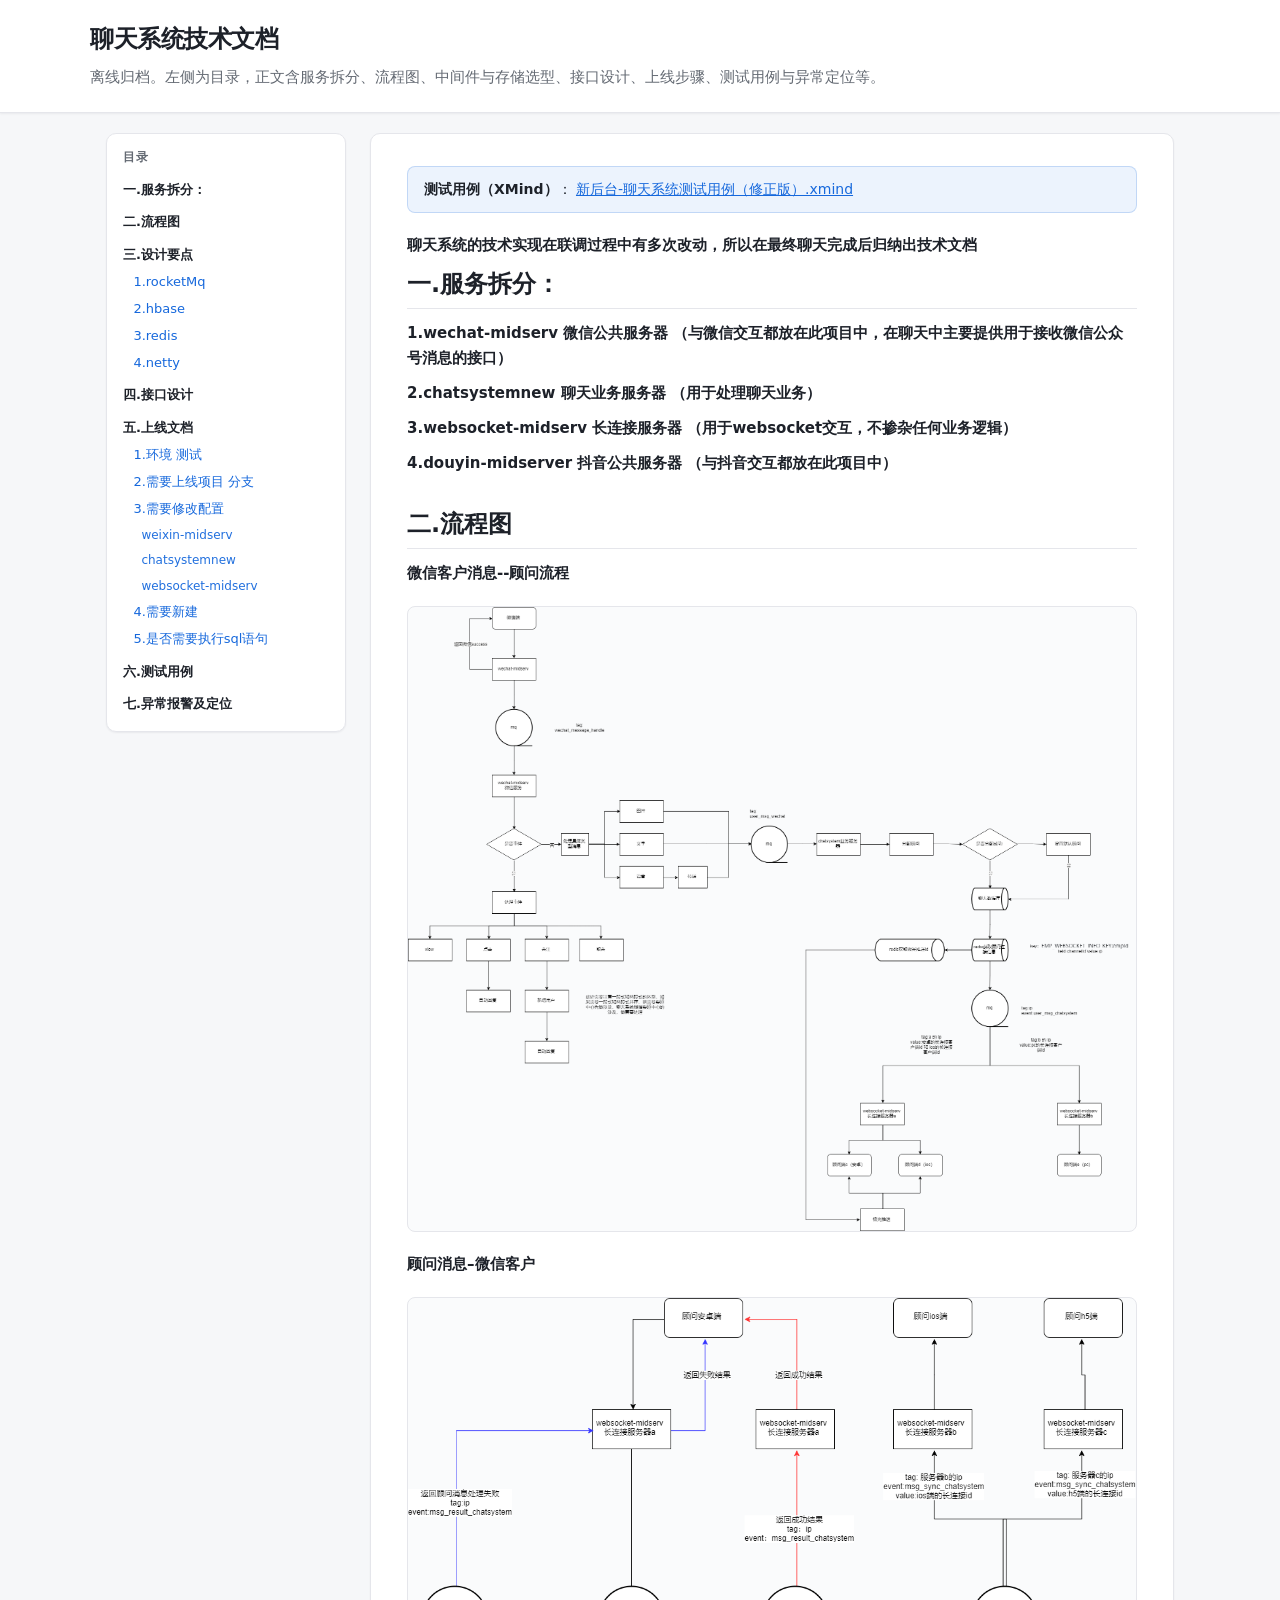
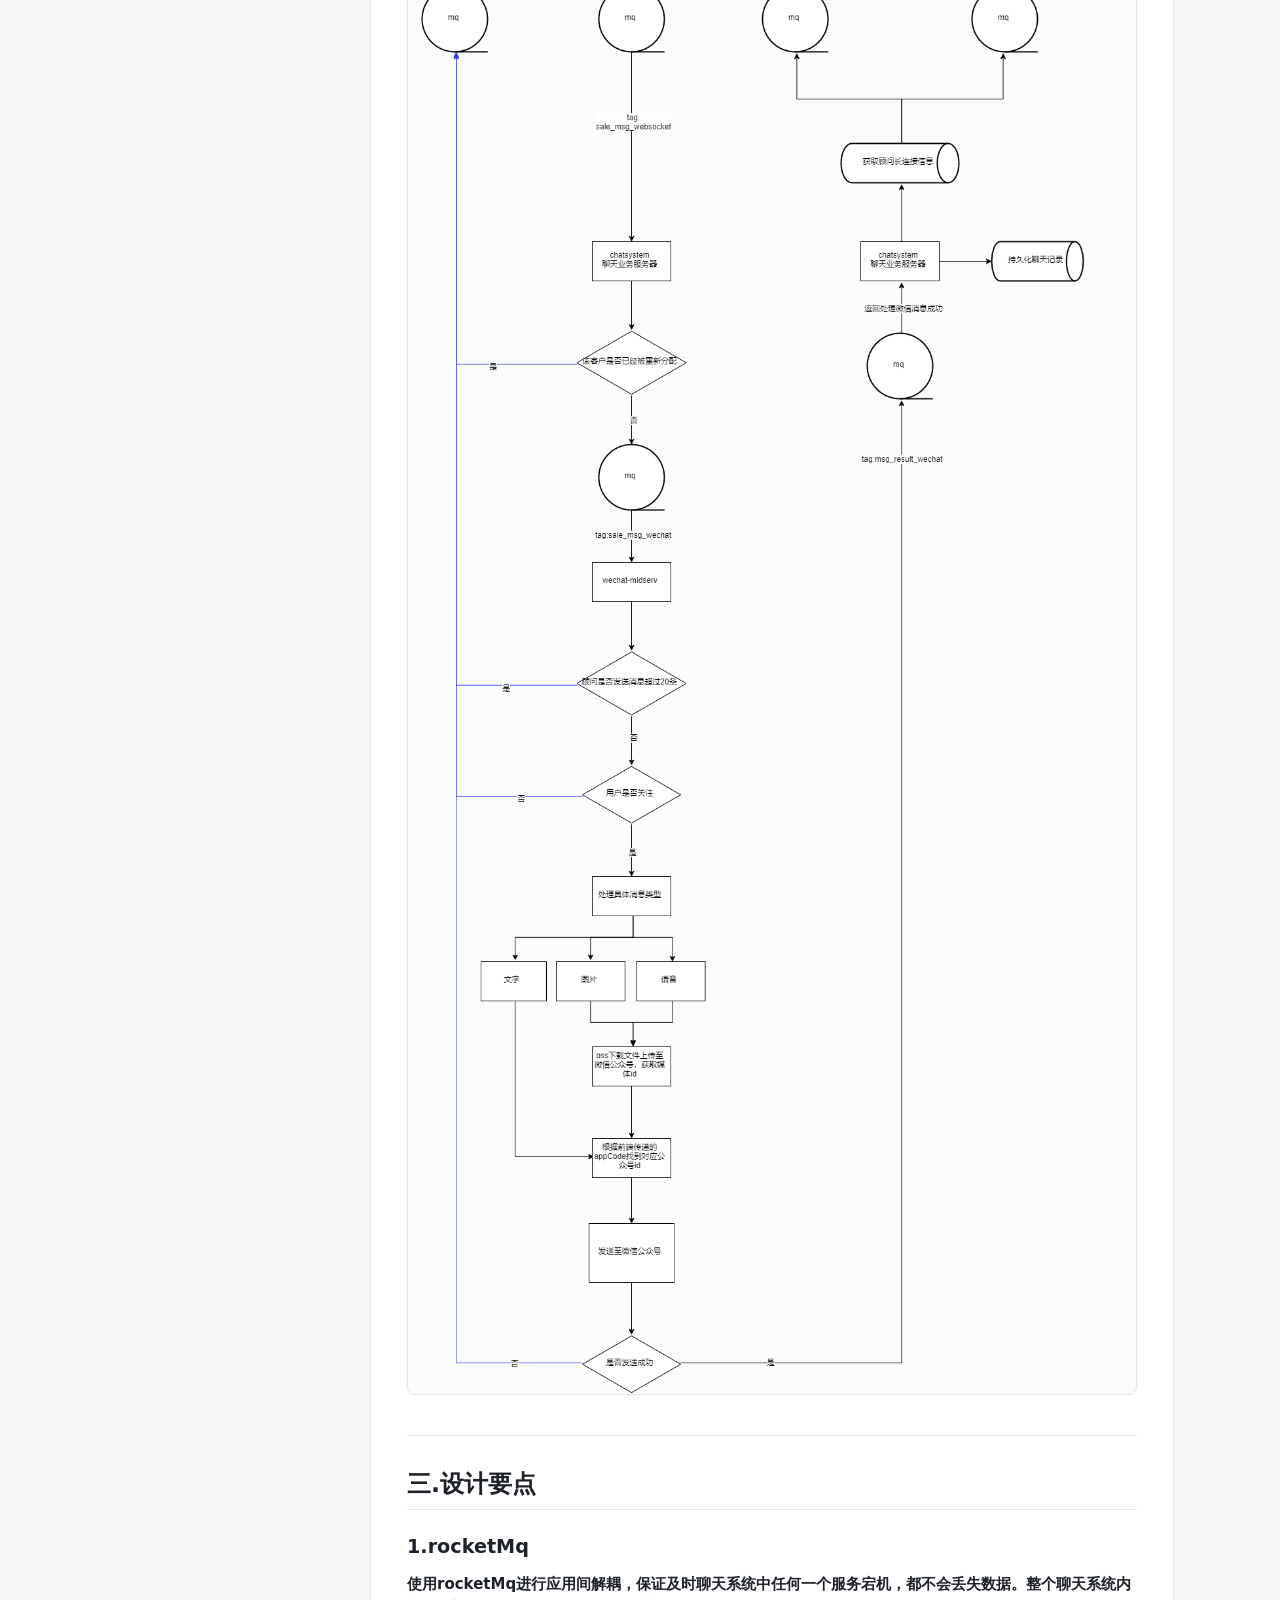
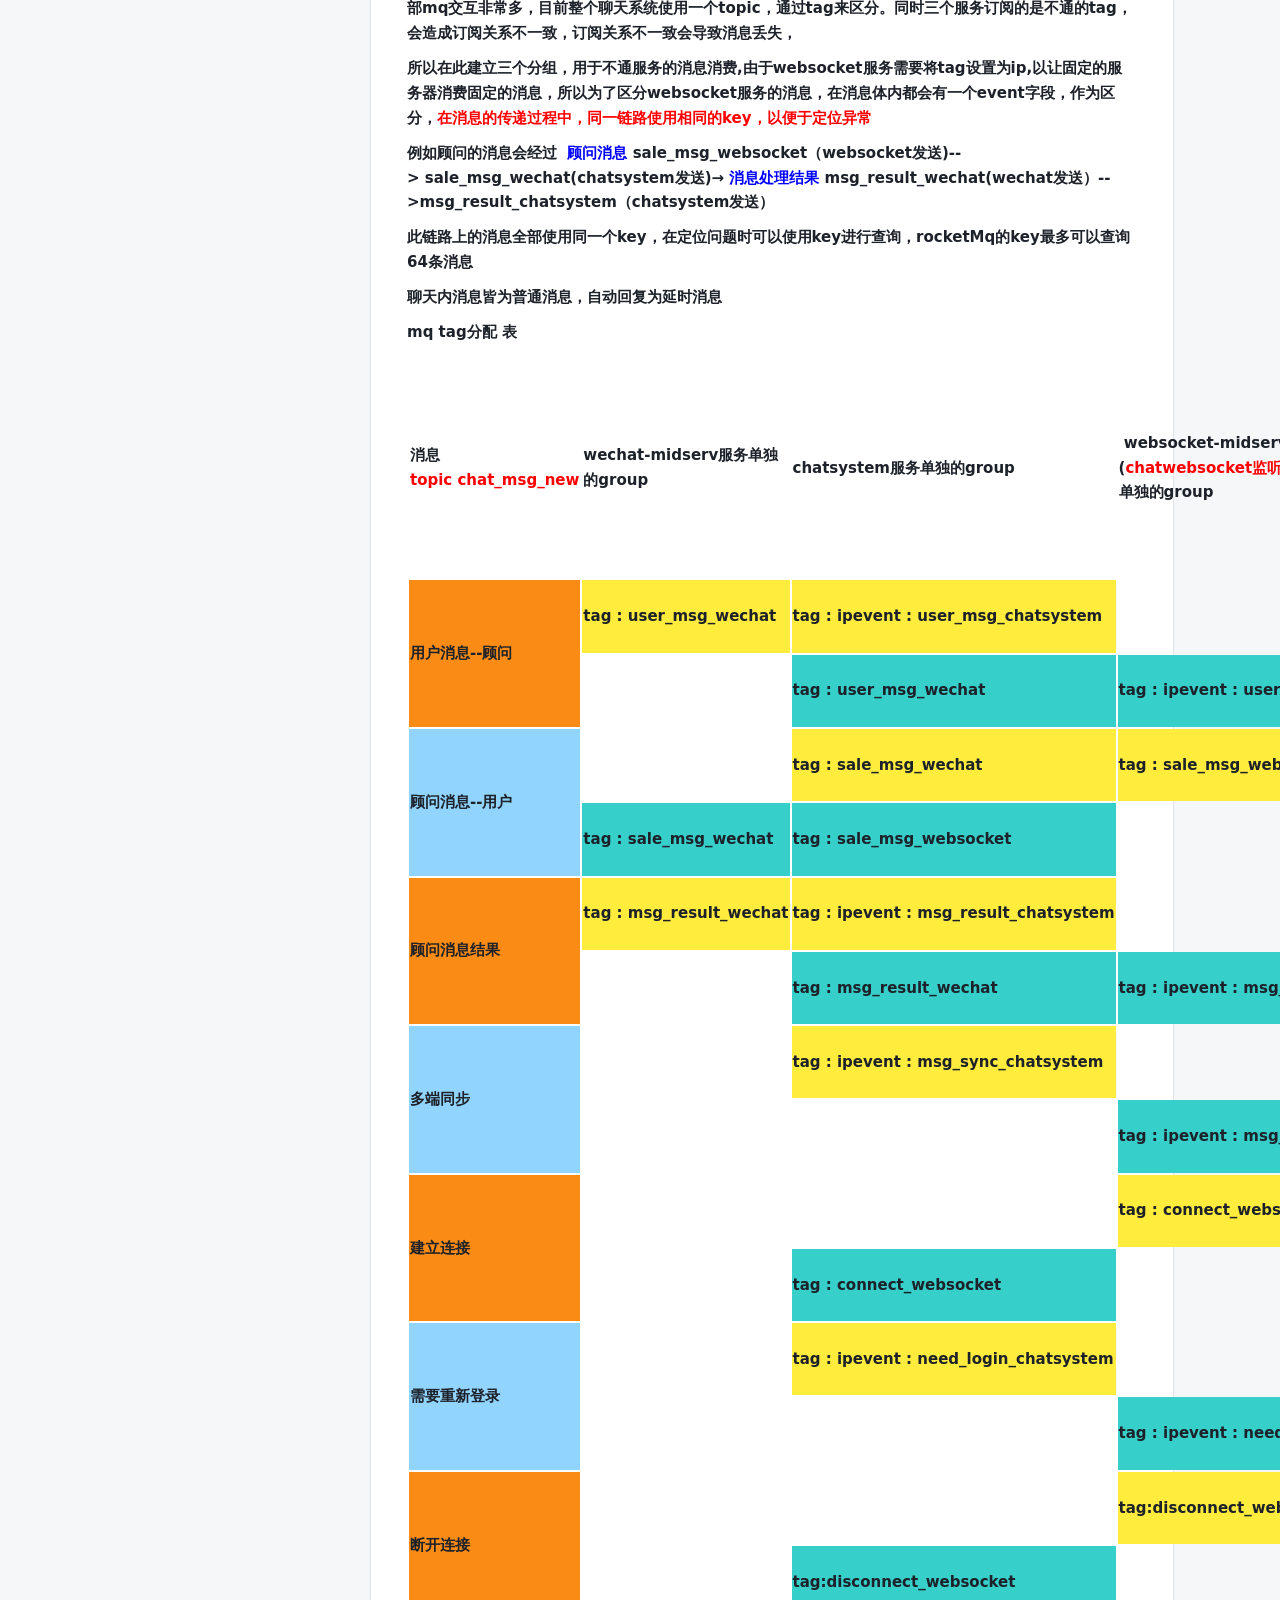
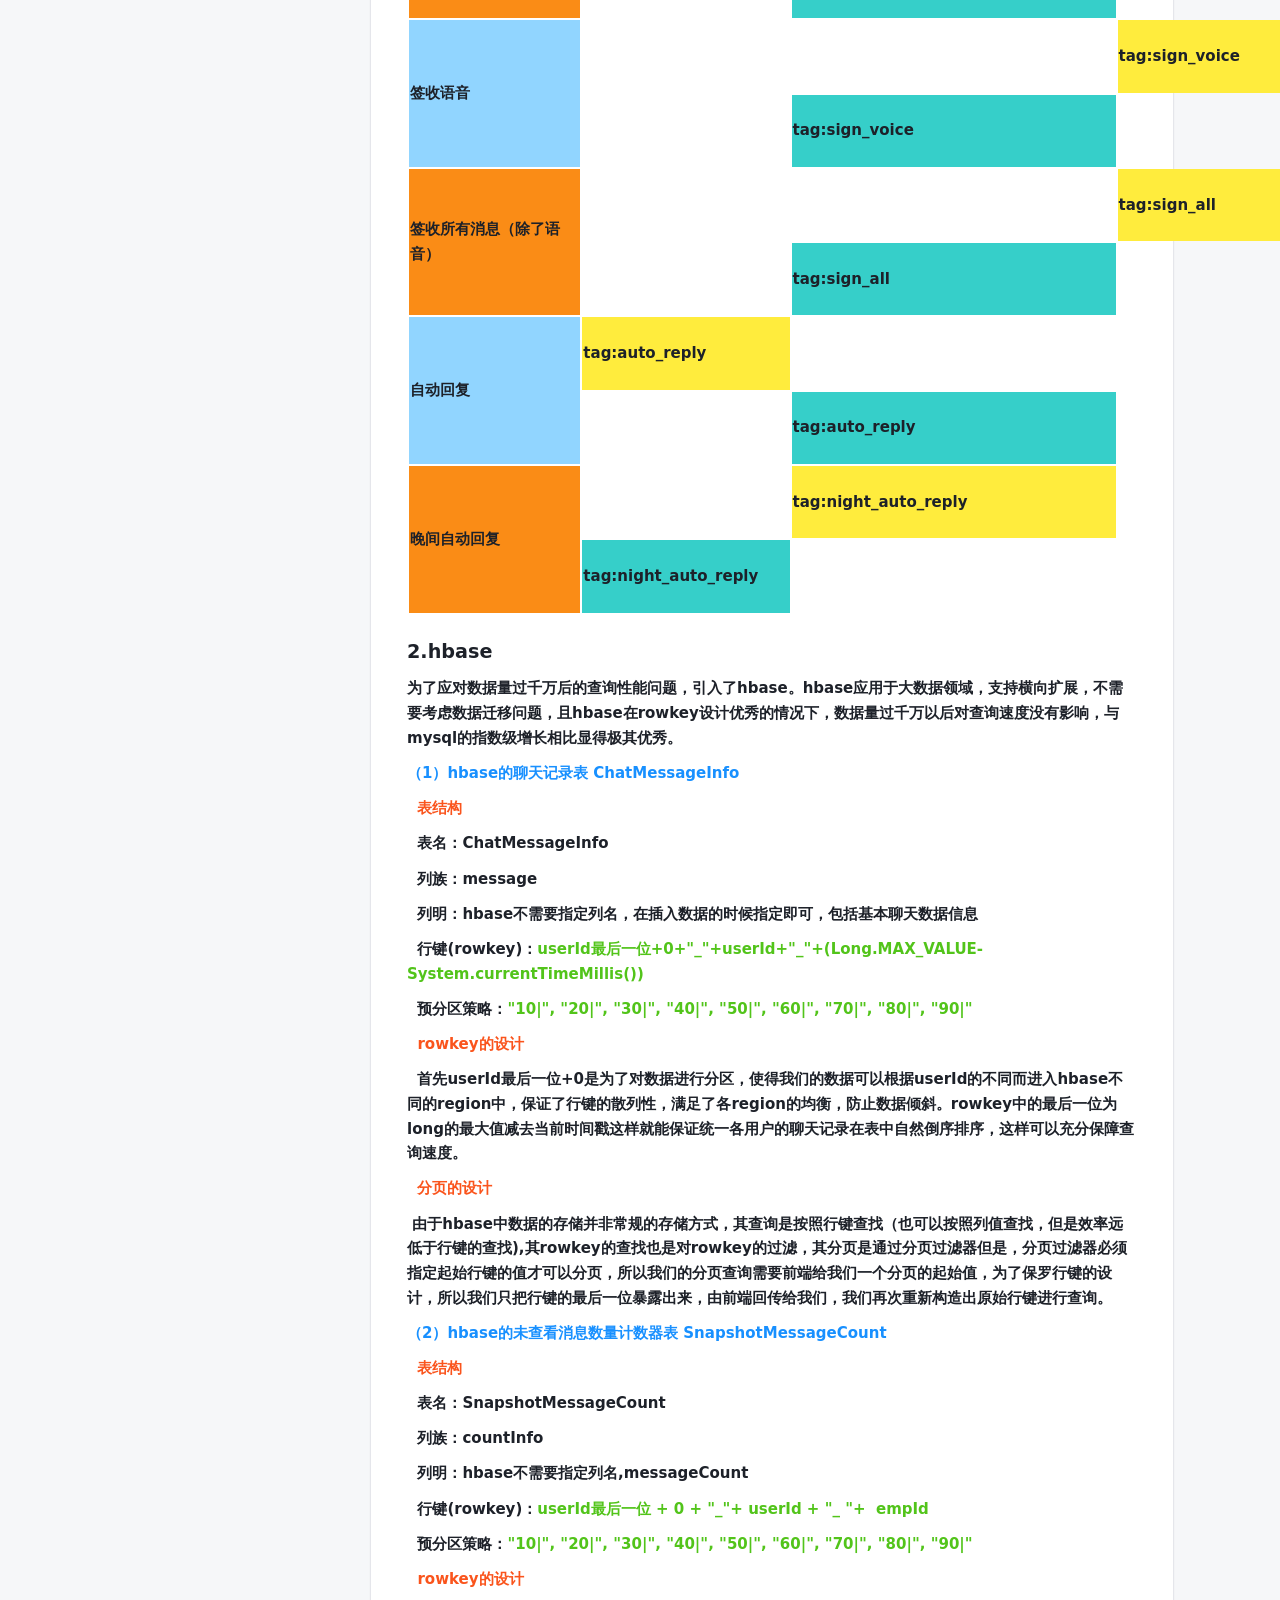
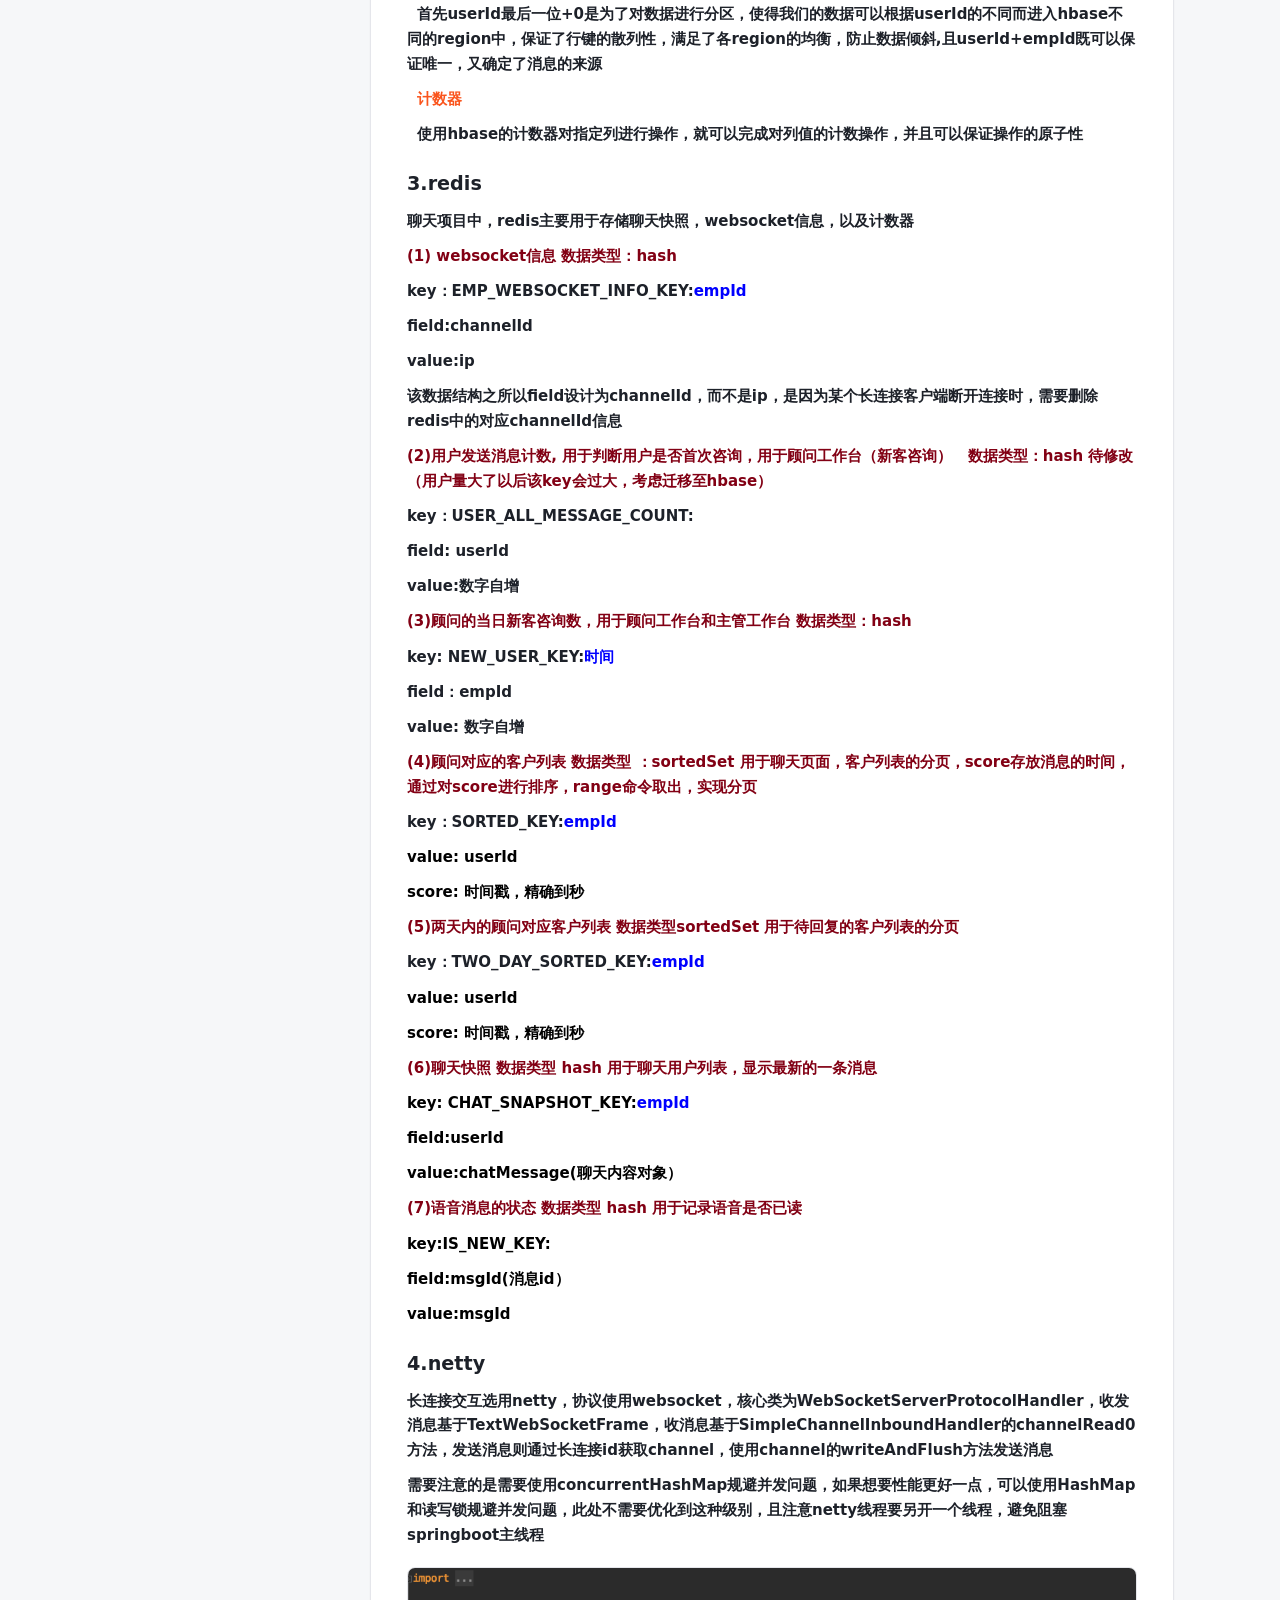
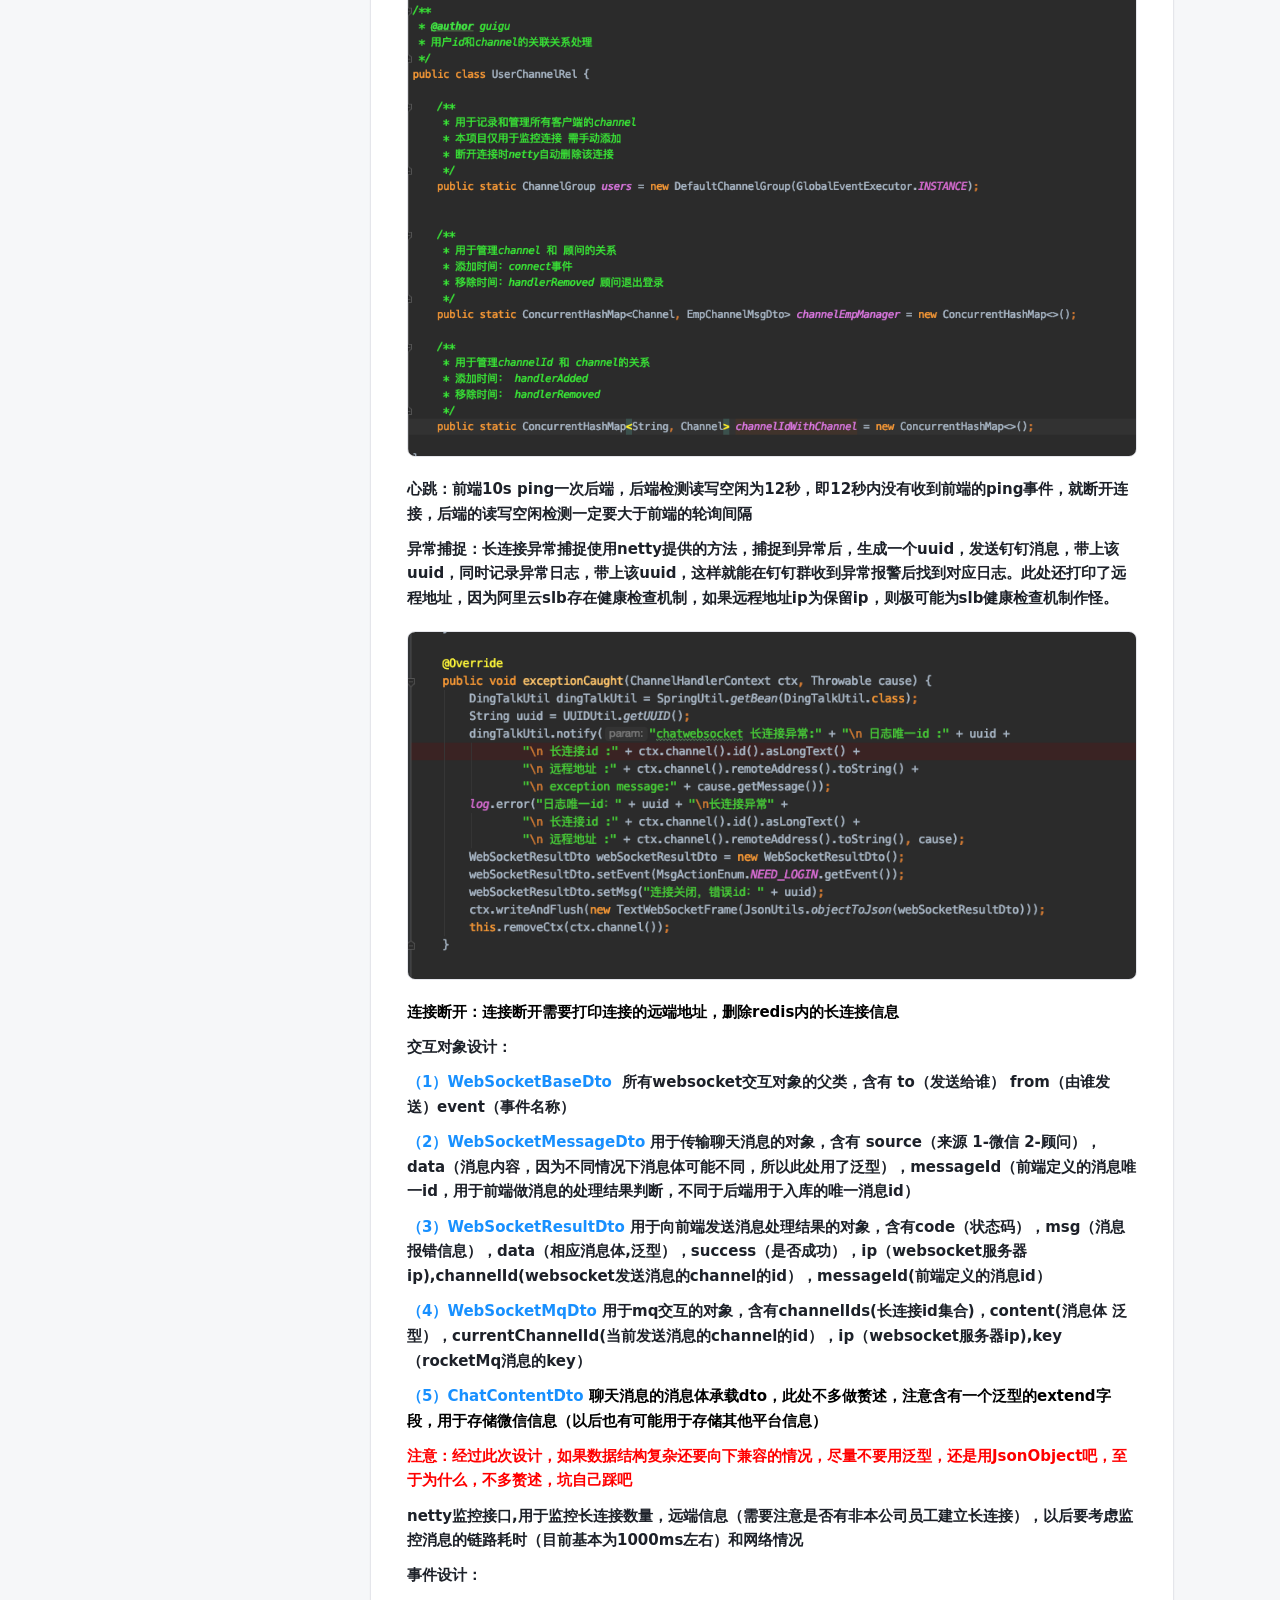
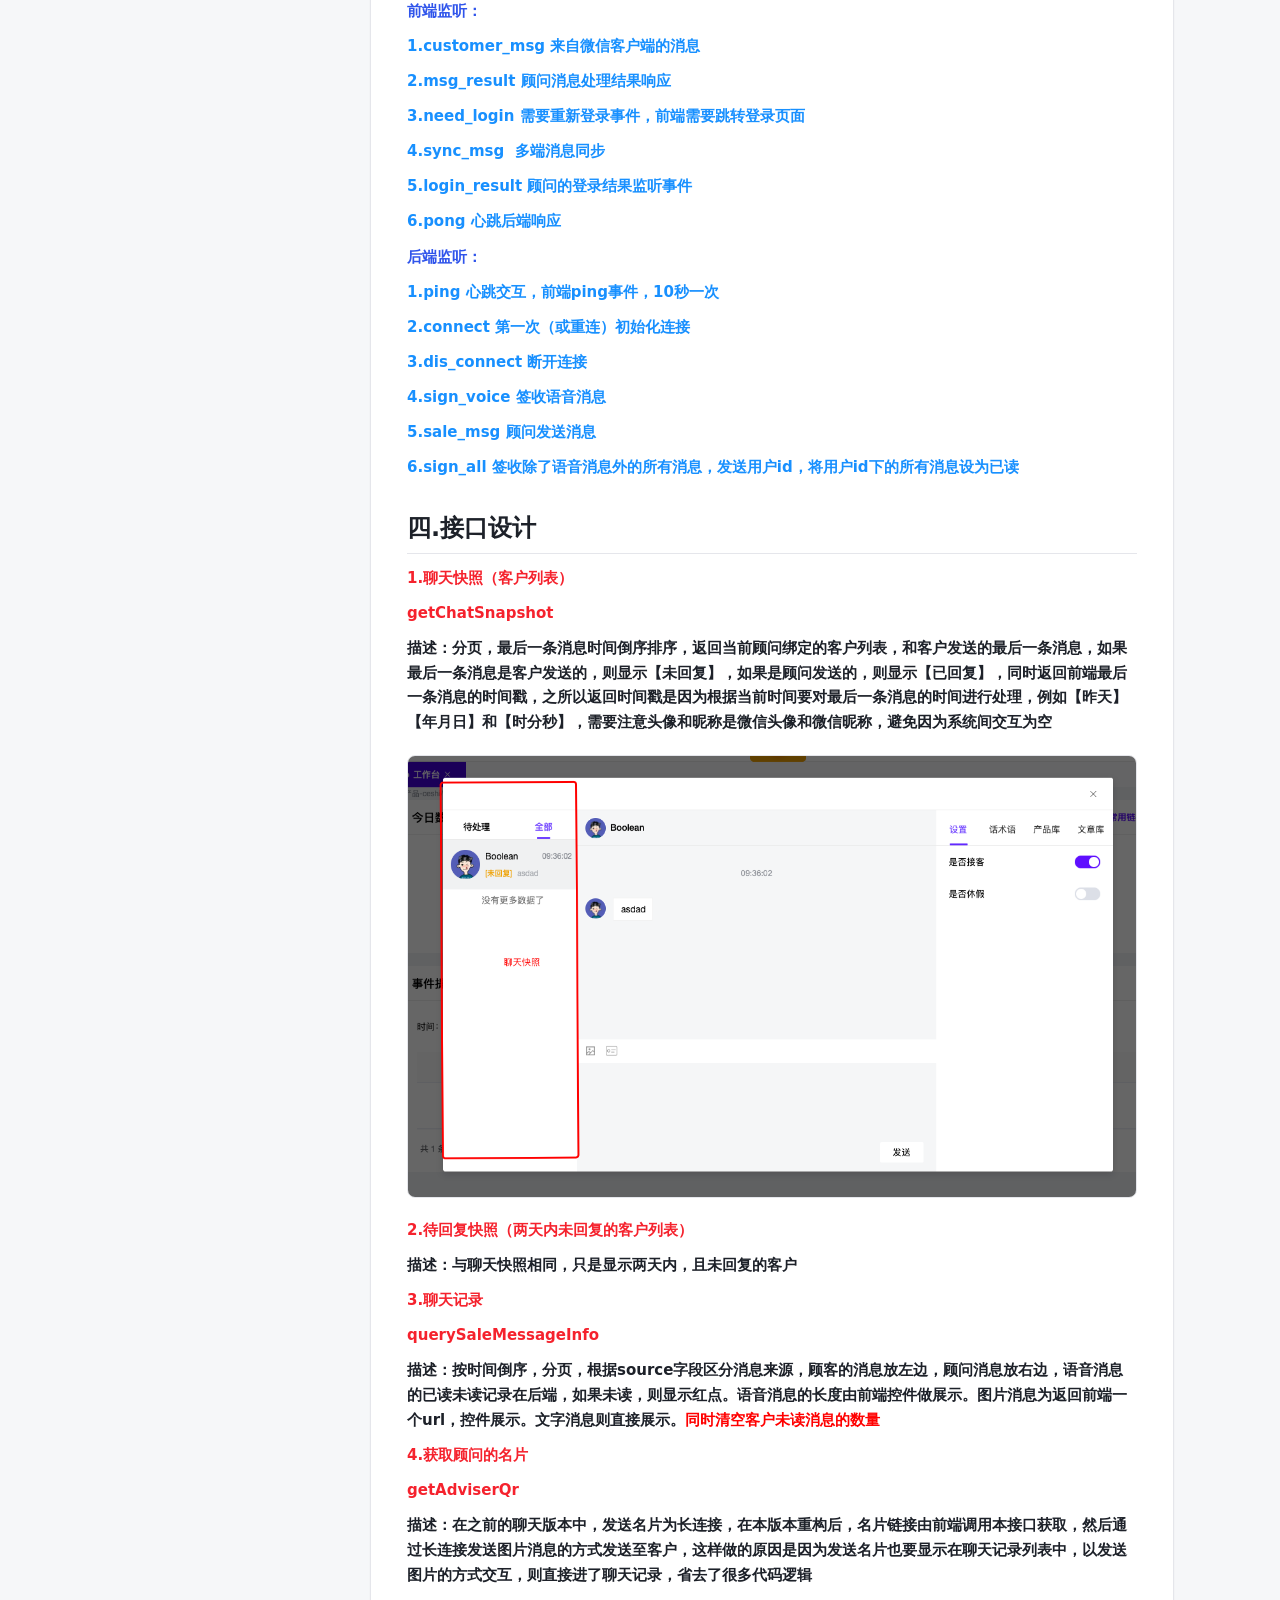
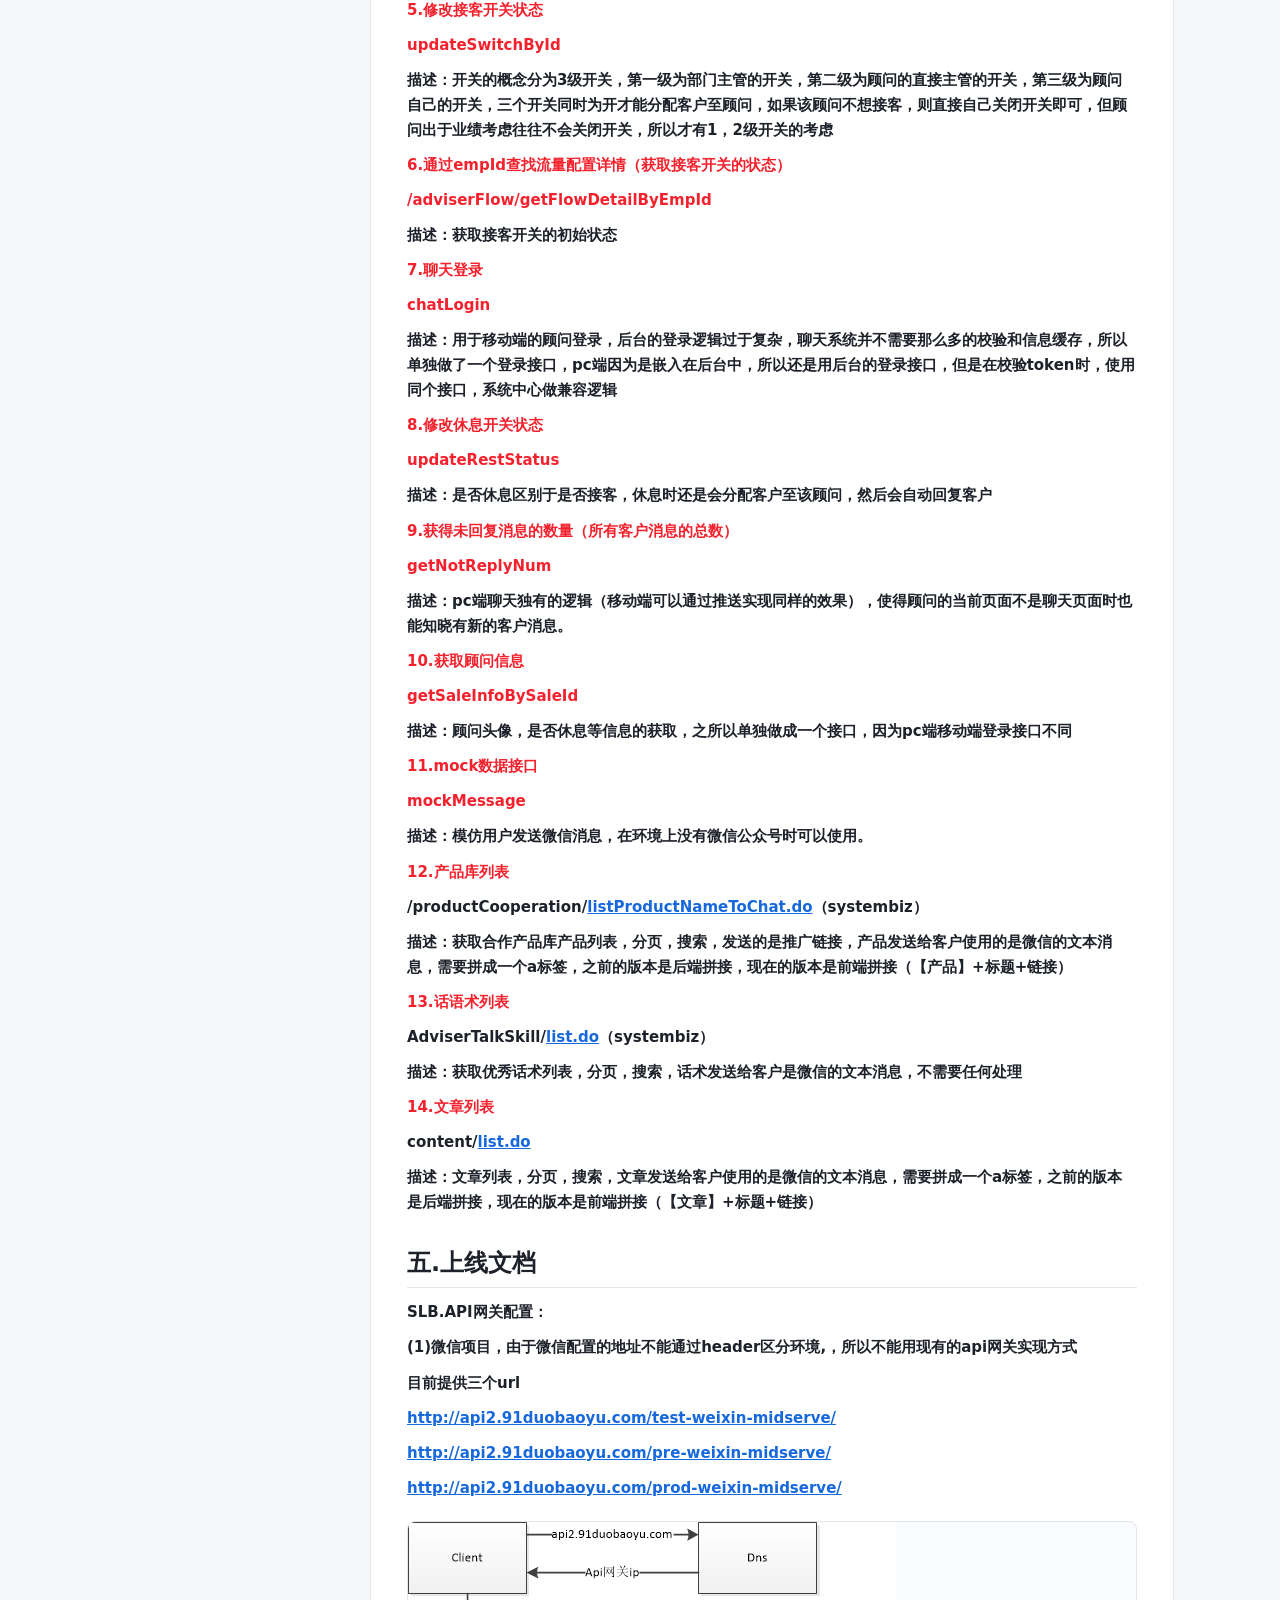
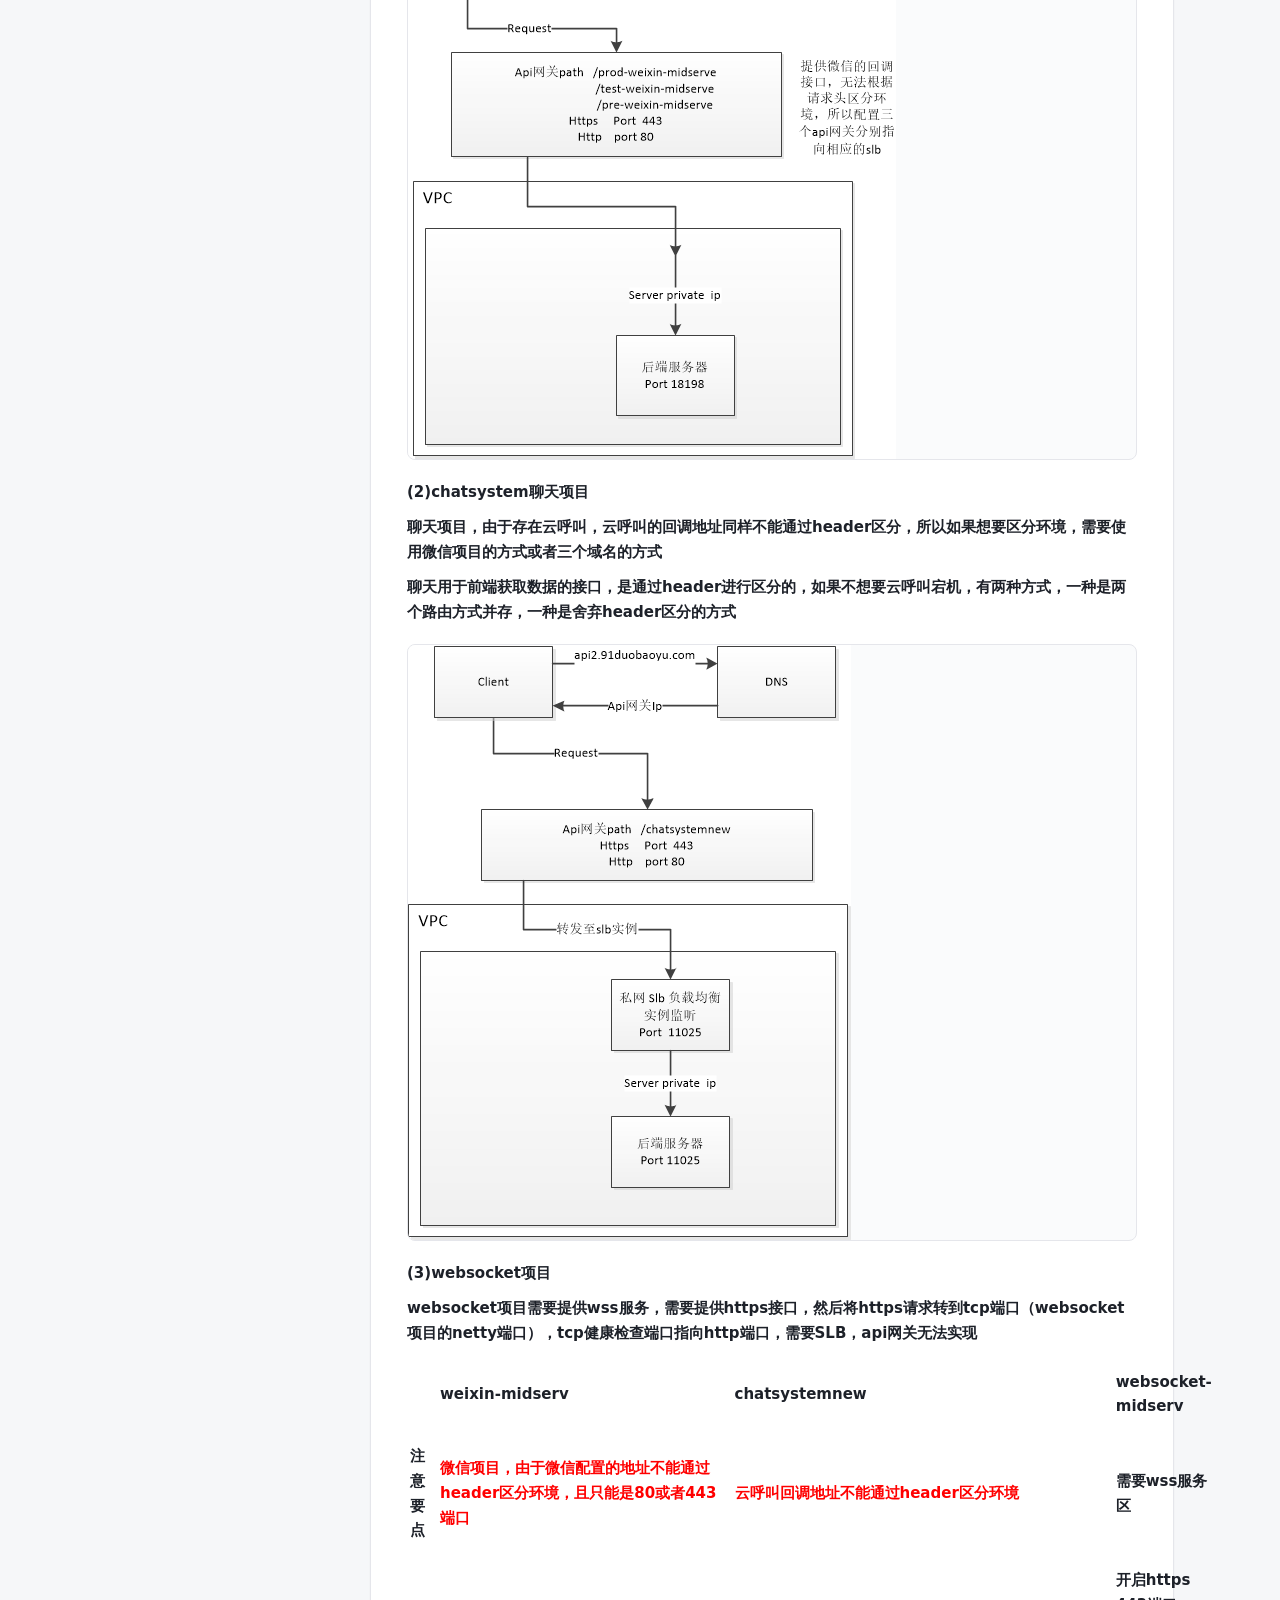
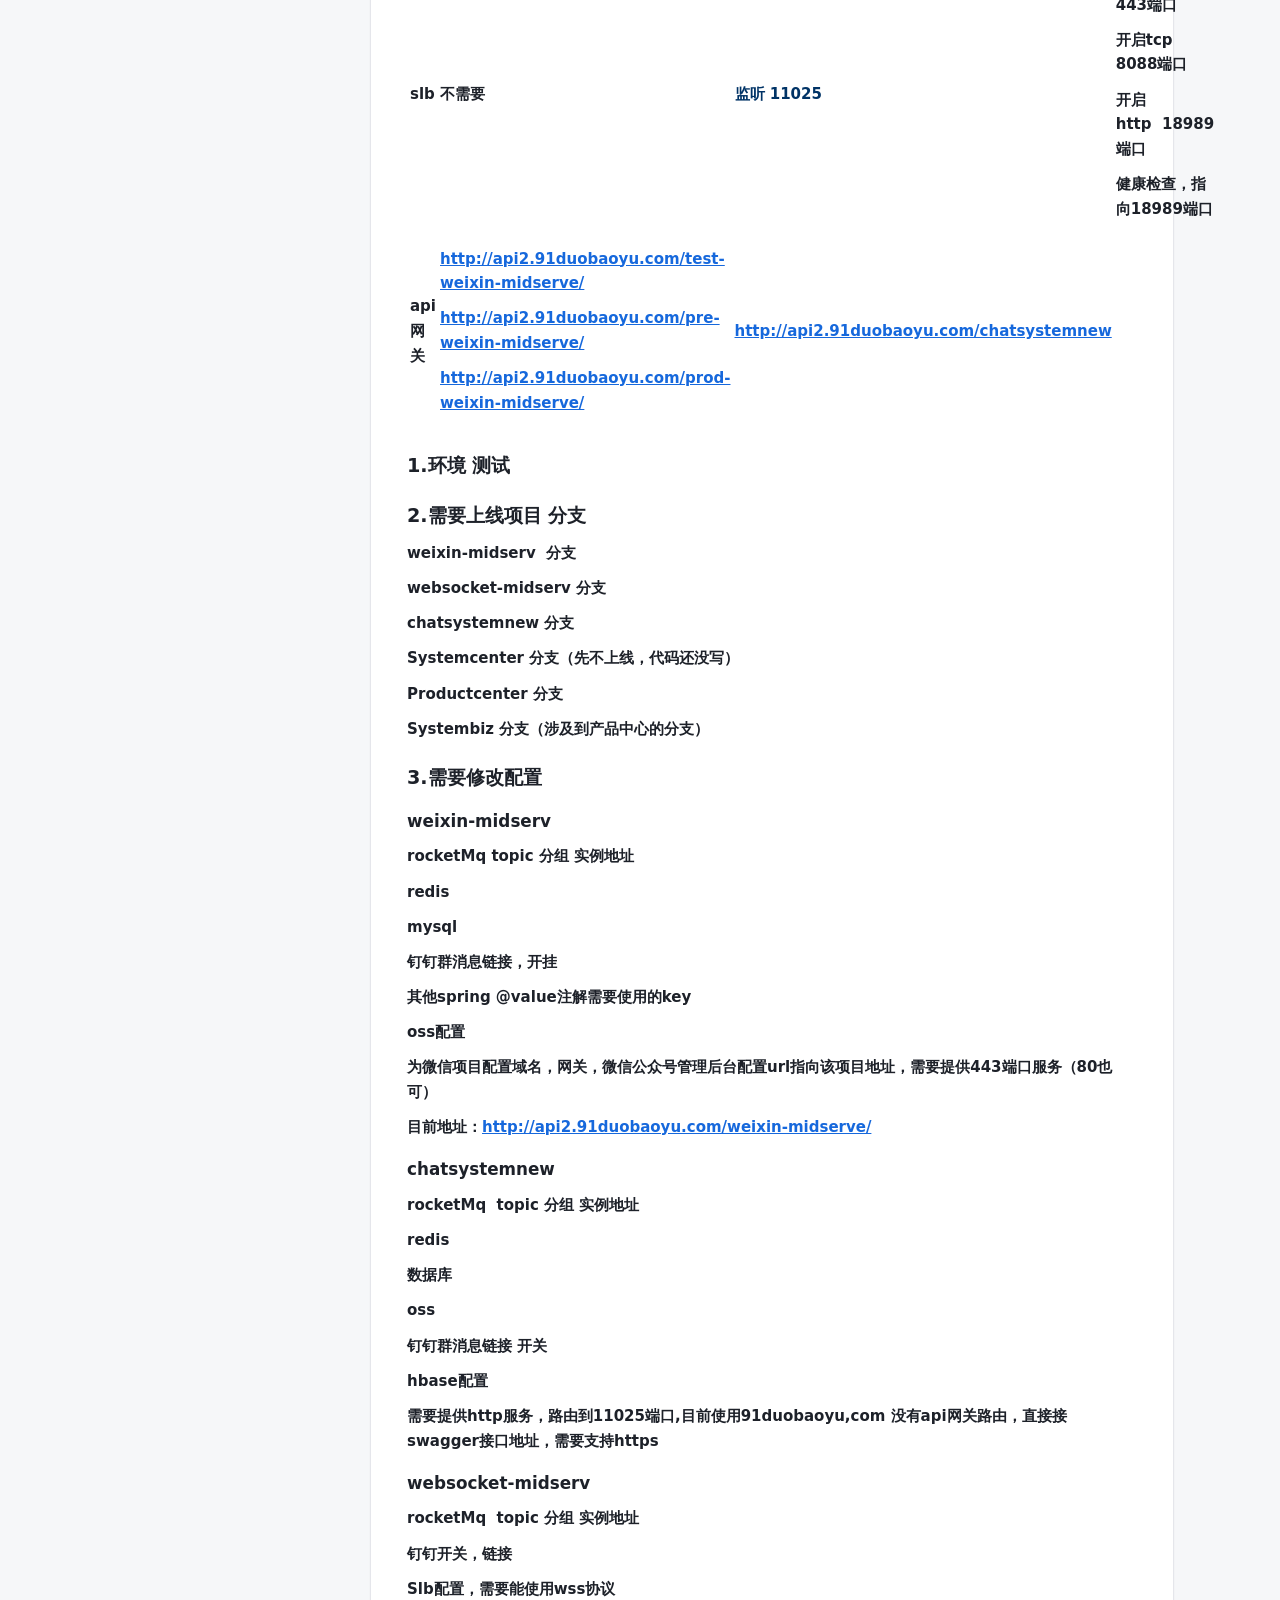
<file: index.html>
<!DOCTYPE html>
<html lang="zh-CN">
<head>
  <meta charset="UTF-8">
  <meta name="viewport" content="width=device-width, initial-scale=1">
  <meta name="color-scheme" content="light">
  <title>聊天系统技术文档</title>
  <link rel="stylesheet" href="./doc-reader.css">
</head>
<body>
  <div class="doc-app">
    <header class="doc-header">
      <div class="doc-header-inner">
        <h1 class="doc-title">聊天系统技术文档</h1>
        <p class="doc-lead">离线归档。左侧为目录，正文含服务拆分、流程图、中间件与存储选型、接口设计、上线步骤、测试用例与异常定位等。</p>
      </div>
    </header>

    <div class="doc-layout">
      <aside class="doc-toc" aria-label="文档目录">
        <p class="doc-toc-title">目录</p>
        <nav>
          <a class="toc-h1" href="#hFz8Y">一.服务拆分：</a>
          <a class="toc-h1" href="#RYNsk">二.流程图</a>
          <a class="toc-h1" href="#v38rY">三.设计要点</a>
          <a class="toc-h2" href="#lv6d5">1.rocketMq</a>
          <a class="toc-h2" href="#ANCgg">2.hbase</a>
          <a class="toc-h2" href="#UfG9J">3.redis</a>
          <a class="toc-h2" href="#QVwz4">4.netty</a>
          <a class="toc-h1" href="#FtVbO">四.接口设计</a>
          <a class="toc-h1" href="#K1Mbq">五.上线文档</a>
          <a class="toc-h2" href="#x9Emu">1.环境 测试</a>
          <a class="toc-h2" href="#5Tmb1">2.需要上线项目 分支</a>
          <a class="toc-h2" href="#dTGP6">3.需要修改配置</a>
          <a class="toc-h3" href="#de136">weixin-midserv</a>
          <a class="toc-h3" href="#VKHwQ">chatsystemnew</a>
          <a class="toc-h3" href="#2Vx4M">websocket-midserv</a>
          <a class="toc-h2" href="#PMFZL">4.需要新建</a>
          <a class="toc-h2" href="#ouFmN">5.是否需要执行sql语句</a>
          <a class="toc-h1" href="#4WyoF">六.测试用例</a>
          <a class="toc-h1" href="#QcwT4">七.异常报警及定位</a>
        </nav>
      </aside>

      <main class="doc-main">
        <div class="doc-paper">
          <p class="local-xmind-link">
            <strong>测试用例（XMind）</strong>：
            <a href="./聊天系统技术文档_files/新后台-聊天系统测试用例（修正版）.xmind">新后台-聊天系统测试用例（修正版）.xmind</a>
          </p>
          <article class="ne-viewer lakex-yuque-theme-light ne-typography-traditional" id="doc">
            <div class="ne-viewer-body">
<ne-p id="uf239e292" data-lake-id="uf239e292"><ne-text id="u901be761" ne-bold="true">聊天系统的技术实现在联调过程中有多次改动，所以在最终聊天完成后归纳出技术文档</ne-text><span class="ne-viewer-b-filler" ne-filler="block"><br></span></ne-p><ne-p id="u064e5bb3" data-lake-id="u064e5bb3"><span class="ne-viewer-b-filler" ne-filler="block"><br></span></ne-p><ne-h1 id="hFz8Y" data-lake-id="hFz8Y"><ne-heading-ext><ne-heading-anchor><span><div class="ne-icon ne-icon-card-h1" data-name="card-h1"><svg class="ne-icon-symbol" aria-hidden="true"><use xlink:href="#ne-card-h1"></use></svg></div></span></ne-heading-anchor><ne-heading-fold><div class="ne-heading-folding-inner"><div class="ne-icon ne-lark-icon" data-name="ReviewArrowDown"><svg xmlns="http://www.w3.org/2000/svg" xmlns:xlink="http://www.w3.org/1999/xlink" viewBox="0 0 256 256" class="larkui-icon larkui-icon-review-arrow-down" width="1em" height="1em"><defs><path id="3742204692a" d="M0 0h256v256H0z"></path></defs><g fill="none" fill-rule="evenodd"><mask id="3742204692b" fill="#fff"><use xlink:href="#3742204692a"></use></mask><path fill="currentColor" fill-rule="nonzero" d="M181.1 118.925 135 165.096a9.889 9.889 0 0 1-14 0l-46.1-46.17c-3.866-3.873-3.866-10.15 0-14.022a9.892 9.892 0 0 1 7-2.904h92.2c5.468 0 9.9 4.439 9.9 9.915a9.922 9.922 0 0 1-2.9 7.01Z" mask="url(#3742204692b)"></path></g></svg></div></div></ne-heading-fold></ne-heading-ext><ne-heading-content><ne-text id="u42f0aa27" ne-bold="true" style="color: rgb(255, 0, 0);">一.服务拆分</ne-text><ne-text id="ua761515b" ne-bold="true">：</ne-text><span class="ne-viewer-b-filler" ne-filler="block"><br></span></ne-heading-content></ne-h1><ne-p id="u95e48d92" data-lake-id="u95e48d92"><span class="ne-viewer-b-filler" ne-filler="block"><br></span></ne-p><ne-p id="u169217f0" data-lake-id="u169217f0"><ne-text id="ua6e819dd" ne-bold="true">1.wechat-midserv 微信公共服务器 （与微信交互都放在此项目中，在聊天中主要提供用于接收微信公众号消息的接口）</ne-text><span class="ne-viewer-b-filler" ne-filler="block"><br></span></ne-p><ne-p id="ua7e9557a" data-lake-id="ua7e9557a"><ne-text id="ued6dff10" ne-bold="true">2.chatsystemnew 聊天业务服务器 （用于处理聊天业务）</ne-text><span class="ne-viewer-b-filler" ne-filler="block"><br></span></ne-p><ne-p id="ubb4e9e78" data-lake-id="ubb4e9e78"><ne-text id="u18aa96a0" ne-bold="true">3.websocket-midserv 长连接服务器 （用于websocket交互，不掺杂任何业务逻辑）</ne-text><span class="ne-viewer-b-filler" ne-filler="block"><br></span></ne-p><ne-p id="u8cf4e657" data-lake-id="u8cf4e657"><ne-text id="u035ae2bb" ne-bold="true">4.douyin-midserver 抖音公共服务器 （与抖音交互都放在此项目中）</ne-text><span class="ne-viewer-b-filler" ne-filler="block"><br></span></ne-p><ne-p id="uf8081d18" data-lake-id="uf8081d18"><ne-text id="u2030159c" ne-bold="true"></ne-text><span class="ne-viewer-b-filler" ne-filler="block"><br></span></ne-p><ne-p id="ue236813c" data-lake-id="ue236813c"><ne-text id="ue51b2f66" ne-bold="true"></ne-text><span class="ne-viewer-b-filler" ne-filler="block"><br></span></ne-p><ne-h1 id="RYNsk" data-lake-id="RYNsk"><ne-heading-ext><ne-heading-anchor><span><div class="ne-icon ne-icon-card-h1" data-name="card-h1"><svg class="ne-icon-symbol" aria-hidden="true"><use xlink:href="#ne-card-h1"></use></svg></div></span></ne-heading-anchor><ne-heading-fold><div class="ne-heading-folding-inner"><div class="ne-icon ne-lark-icon" data-name="ReviewArrowDown"><svg xmlns="http://www.w3.org/2000/svg" xmlns:xlink="http://www.w3.org/1999/xlink" viewBox="0 0 256 256" class="larkui-icon larkui-icon-review-arrow-down" width="1em" height="1em"><defs><path id="3742204692a" d="M0 0h256v256H0z"></path></defs><g fill="none" fill-rule="evenodd"><mask id="3742204692b" fill="#fff"><use xlink:href="#3742204692a"></use></mask><path fill="currentColor" fill-rule="nonzero" d="M181.1 118.925 135 165.096a9.889 9.889 0 0 1-14 0l-46.1-46.17c-3.866-3.873-3.866-10.15 0-14.022a9.892 9.892 0 0 1 7-2.904h92.2c5.468 0 9.9 4.439 9.9 9.915a9.922 9.922 0 0 1-2.9 7.01Z" mask="url(#3742204692b)"></path></g></svg></div></div></ne-heading-fold></ne-heading-ext><ne-heading-content><ne-text id="ubbeb6123" ne-bold="true" style="color: rgb(255, 0, 0);">二.流程图</ne-text><span class="ne-viewer-b-filler" ne-filler="block"><br></span></ne-heading-content></ne-h1><ne-p id="ubf072430" data-lake-id="ubf072430"><span class="ne-viewer-b-filler" ne-filler="block"><br></span></ne-p><ne-p id="u70276bfb" data-lake-id="u70276bfb"><span class="ne-viewer-b-filler" ne-filler="block"><br></span></ne-p><ne-p id="ue095b8a6" data-lake-id="ue095b8a6"><ne-text id="u11bc5401" ne-bold="true">微信客户消息--顾问流程</ne-text><span class="ne-viewer-b-filler" ne-filler="block"><br></span></ne-p><ne-p id="u4d7526a8" data-lake-id="u4d7526a8"><span class="ne-viewer-b-filler" ne-filler="block"><br></span></ne-p><ne-p id="uac821da9" data-lake-id="uac821da9"><ne-card data-card-name="image" data-card-type="inline" id="w6TP5" data-event-boundary="card"><div class="ne-card-container"><div class="ne-image-wrap ne-image-loaded ne-image-style-none" data-testid="ne-card-image"><div class="ne-ui-image-inner-button-wrap"></div><div class="ne-ui-image-ocr-mask"><div class="ne-ui-image-ocr-text" style="font-size: 7.7916667915831646px; left: 13.4375%;top: 0.9721410286382234%;"></div><div class="ne-ui-image-ocr-text" style="font-size: 7.791649178356701px; left: 67.8125%;top: 37.184397428404445%;">分能惠:</div><div class="ne-ui-image-ocr-text" style="font-size: 8.570805851703414px; left: 77.91666833667334%;top: 37.184397428404445%;">是工龙它城</div><div class="ne-ui-image-ocr-text" style="font-size: 7.791649178356701px; left: 88.75000501002003%;top: 37.184397428404445%;">只图2以配司</div><div class="ne-ui-image-ocr-text" style="font-size: 8.570839579158323px; left: 38.22916833667335%;top: 42.40965225014611%;"></div><div class="ne-ui-image-ocr-text" style="font-size: 7.791675410821649px; left: 78.0208366733467%;top: 46.05518118059614%;">戴天获</div><div class="ne-ui-image-ocr-text" style="font-size: 8.570858316633226px; left: 9.375%;top: 62.21702513150205%;">日司</div><div class="ne-ui-image-ocr-text" style="font-size: 7.79171663326652px; left: 58.12499999999999%;top: 88.70786674459382%;">罗江演榄中</div><div class="ne-ui-image-ocr-text" style="font-size: 7.79171663326652px; left: 68.02083166332665%;top: 88.70786674459382%;">所消南饼mm</div></div><div class="ne-image-box" style=""><img width="1996" class="ne-image ne-image-preview" alt="image.png" draggable="true" src="./聊天系统技术文档_files/1575888686979-ae6e13de-b31c-4e2c-a8be-7a381cf00b9e.png"></div></div></div></ne-card><span class="ne-viewer-b-filler" ne-filler="block"><br></span></ne-p><ne-p id="u74fa39ea" data-lake-id="u74fa39ea"><ne-text id="u1f6cacf9" ne-bold="true">顾问消息–微信客户</ne-text><span class="ne-viewer-b-filler" ne-filler="block"><br></span></ne-p><ne-p id="ue1f3b87c" data-lake-id="ue1f3b87c"><ne-text id="u2c1f99f9" ne-bold="true">
</ne-text><ne-card data-card-name="image" data-card-type="inline" id="yZqKq" data-event-boundary="card"><div class="ne-card-container"><div class="ne-image-wrap ne-image-loaded ne-image-style-none" data-testid="ne-card-image"><div class="ne-ui-image-inner-button-wrap"></div><div class="ne-ui-image-ocr-mask"><div class="ne-ui-image-ocr-text" style="font-size: 19.970348848920874px; left: 49.02784172661871%;top: 7.2916665380162105%;">中品</div><div class="ne-ui-image-ocr-text" style="font-size: 23.601323812949673px; left: 0%;top: 11.041666152064838%;">社件乐</div><div class="ne-ui-image-ocr-text" style="font-size: 18.154874820143885px; left: 25.970192446043168%;top: 32.5%;">一品时</div></div><div class="ne-image-box" style=""><img width="1112" class="ne-image ne-image-preview" alt="image.png" draggable="true" src="./聊天系统技术文档_files/1575888765368-debe16de-b932-40d8-9762-0413e2a34a64.png"></div></div></div></ne-card><span class="ne-viewer-b-filler" ne-filler="block"><br></span></ne-p><ne-h1 id="lxUZV" data-lake-id="lxUZV"><ne-heading-ext><ne-heading-anchor><span><div class="ne-icon ne-icon-card-h1" data-name="card-h1"><svg class="ne-icon-symbol" aria-hidden="true"><use xlink:href="#ne-card-h1"></use></svg></div></span></ne-heading-anchor><ne-heading-fold><div class="ne-heading-folding-inner"><div class="ne-icon ne-lark-icon" data-name="ReviewArrowDown"><svg xmlns="http://www.w3.org/2000/svg" xmlns:xlink="http://www.w3.org/1999/xlink" viewBox="0 0 256 256" class="larkui-icon larkui-icon-review-arrow-down" width="1em" height="1em"><defs><path id="3742204692a" d="M0 0h256v256H0z"></path></defs><g fill="none" fill-rule="evenodd"><mask id="3742204692b" fill="#fff"><use xlink:href="#3742204692a"></use></mask><path fill="currentColor" fill-rule="nonzero" d="M181.1 118.925 135 165.096a9.889 9.889 0 0 1-14 0l-46.1-46.17c-3.866-3.873-3.866-10.15 0-14.022a9.892 9.892 0 0 1 7-2.904h92.2c5.468 0 9.9 4.439 9.9 9.915a9.922 9.922 0 0 1-2.9 7.01Z" mask="url(#3742204692b)"></path></g></svg></div></div></ne-heading-fold></ne-heading-ext><ne-heading-content><span class="ne-viewer-b-filler" ne-filler="block"><br></span></ne-heading-content></ne-h1><ne-h1 id="v38rY" data-lake-id="v38rY"><ne-heading-ext><ne-heading-anchor><span><div class="ne-icon ne-icon-card-h1" data-name="card-h1"><svg class="ne-icon-symbol" aria-hidden="true"><use xlink:href="#ne-card-h1"></use></svg></div></span></ne-heading-anchor><ne-heading-fold><div class="ne-heading-folding-inner"><div class="ne-icon ne-lark-icon" data-name="ReviewArrowDown"><svg xmlns="http://www.w3.org/2000/svg" xmlns:xlink="http://www.w3.org/1999/xlink" viewBox="0 0 256 256" class="larkui-icon larkui-icon-review-arrow-down" width="1em" height="1em"><defs><path id="3742204692a" d="M0 0h256v256H0z"></path></defs><g fill="none" fill-rule="evenodd"><mask id="3742204692b" fill="#fff"><use xlink:href="#3742204692a"></use></mask><path fill="currentColor" fill-rule="nonzero" d="M181.1 118.925 135 165.096a9.889 9.889 0 0 1-14 0l-46.1-46.17c-3.866-3.873-3.866-10.15 0-14.022a9.892 9.892 0 0 1 7-2.904h92.2c5.468 0 9.9 4.439 9.9 9.915a9.922 9.922 0 0 1-2.9 7.01Z" mask="url(#3742204692b)"></path></g></svg></div></div></ne-heading-fold></ne-heading-ext><ne-heading-content><ne-text id="u205febaa" ne-bold="true" style="color: rgb(255, 0, 0);">三.设计要点</ne-text><span class="ne-viewer-b-filler" ne-filler="block"><br></span></ne-heading-content></ne-h1><ne-p id="ufd2f7f08" data-lake-id="ufd2f7f08"><span class="ne-viewer-b-filler" ne-filler="block"><br></span></ne-p><ne-h2 id="lv6d5" data-lake-id="lv6d5"><ne-heading-ext><ne-heading-anchor><span><div class="ne-icon ne-icon-card-h2" data-name="card-h2"><svg class="ne-icon-symbol" aria-hidden="true"><use xlink:href="#ne-card-h2"></use></svg></div></span></ne-heading-anchor><ne-heading-fold><div class="ne-heading-folding-inner"><div class="ne-icon ne-lark-icon" data-name="ReviewArrowDown"><svg xmlns="http://www.w3.org/2000/svg" xmlns:xlink="http://www.w3.org/1999/xlink" viewBox="0 0 256 256" class="larkui-icon larkui-icon-review-arrow-down" width="1em" height="1em"><defs><path id="3742204692a" d="M0 0h256v256H0z"></path></defs><g fill="none" fill-rule="evenodd"><mask id="3742204692b" fill="#fff"><use xlink:href="#3742204692a"></use></mask><path fill="currentColor" fill-rule="nonzero" d="M181.1 118.925 135 165.096a9.889 9.889 0 0 1-14 0l-46.1-46.17c-3.866-3.873-3.866-10.15 0-14.022a9.892 9.892 0 0 1 7-2.904h92.2c5.468 0 9.9 4.439 9.9 9.915a9.922 9.922 0 0 1-2.9 7.01Z" mask="url(#3742204692b)"></path></g></svg></div></div></ne-heading-fold></ne-heading-ext><ne-heading-content><ne-text id="u71d65df4">1.rocketMq</ne-text><span class="ne-viewer-b-filler" ne-filler="block"><br></span></ne-heading-content></ne-h2><ne-p id="u78ad8ac6" data-lake-id="u78ad8ac6"><ne-text id="u0c0dc952" ne-bold="true">使用rocketMq进行应用间解耦，保证及时聊天系统中任何一个服务宕机，都不会丢失数据。整个聊天系统内部mq交互非常多，目前整个聊天系统使用一个topic，通过tag来区分。同时三个服务订阅的是不通的tag，会造成订阅关系不一致，订阅关系不一致会导致消息丢失，</ne-text><span class="ne-viewer-b-filler" ne-filler="block"><br></span></ne-p><ne-p id="u2b16789c" data-lake-id="u2b16789c"><ne-text id="u0870480f" ne-bold="true">所以在此建立三个分组，用于不通服务的消息消费,由于websocket服务需要将tag设置为ip,以让固定的服务器消费固定的消息，所以为了区分websocket服务的消息，在消息体内都会有一个event字段，作为区分，</ne-text><ne-text id="u0321eb8a" ne-bold="true" style="color: rgb(255, 0, 0);">在消息的传递过程中，同一链路使用相同的key，以便于定位异常</ne-text><span class="ne-viewer-b-filler" ne-filler="block"><br></span></ne-p><ne-p id="u5359cf3f" data-lake-id="u5359cf3f"><span class="ne-viewer-b-filler" ne-filler="block"><br></span></ne-p><ne-p id="uc439428b" data-lake-id="uc439428b"><ne-text id="u9c19d146" ne-bold="true">例如顾问的消息会经过&nbsp; </ne-text><ne-text id="ue3092624" ne-bold="true" style="color: rgb(0, 0, 255);">顾问消息</ne-text><ne-text id="u938cbac8" ne-bold="true"> sale_msg_websocket（websocket发送)--&gt;&nbsp;sale_msg_wechat(chatsystem发送)→ </ne-text><ne-text id="u627754d1" ne-bold="true" style="color: rgb(0, 0, 255);">消息处理结果</ne-text><ne-text id="u69427711" ne-bold="true"> msg_result_wechat(wechat发送）--&gt;msg_result_chatsystem（chatsystem发送）</ne-text><span class="ne-viewer-b-filler" ne-filler="block"><br></span></ne-p><ne-p id="u9d8f02d7" data-lake-id="u9d8f02d7"><ne-text id="u0437d332" ne-bold="true">此链路上的消息全部使用同一个key，在定位问题时可以使用key进行查询，rocketMq的key最多可以查询64条消息</ne-text><span class="ne-viewer-b-filler" ne-filler="block"><br></span></ne-p><ne-p id="u0a2ae56f" data-lake-id="u0a2ae56f"><span class="ne-viewer-b-filler" ne-filler="block"><br></span></ne-p><ne-p id="uf7d056a9" data-lake-id="uf7d056a9"><ne-text id="u8b3ff700" ne-bold="true">聊天内消息皆为普通消息，自动回复为延时消息</ne-text><span class="ne-viewer-b-filler" ne-filler="block"><br></span></ne-p><ne-p id="u49c40b0f" data-lake-id="u49c40b0f"><span class="ne-viewer-b-filler" ne-filler="block"><br></span></ne-p><ne-p id="u244b5433" data-lake-id="u244b5433"><ne-text id="u988367b5" ne-bold="true">mq tag分配 表</ne-text><span class="ne-viewer-b-filler" ne-filler="block"><br></span></ne-p><ne-table-hole id="ub9ea5270" data-lake-id="ub9ea5270" class="ne-table-hole"><ne-table-wrap class="" id="DdOeW" data-lake-id="DdOeW"><ne-table-inner-wrap><ne-table-box><table class="ne-table" style="width: 744px;"><colgroup><col width="101"><col width="190"><col width="201"><col width="196"><col width="55"></colgroup><tbody class="ne-table-inner"><tr class="ne-tr" style="height: 33px;"><td class="ne-td" data-col="0"><div class="ne-td-content"><ne-p id="uc1efbf59" data-lake-id="uc1efbf59"><ne-text id="uf11cec4d" ne-bold="true">消息</ne-text><ne-text id="u9d833ab2" ne-bold="true" style="color: rgb(255, 0, 0);">topic&nbsp;chat_msg_new</ne-text><span class="ne-viewer-b-filler" ne-filler="block"><br></span></ne-p></div><div class="ne-td-diff" style="display: none;"></div><div class="ne-td-break" contenteditable="false"></div></td><td class="ne-td" data-col="1"><div class="ne-td-content"><ne-p id="u93bb6974" data-lake-id="u93bb6974"><ne-text id="u010b0f18" ne-bold="true">wechat-midserv服务</ne-text><ne-text id="ub4663c91" ne-bold="true">单独的group</ne-text><span class="ne-viewer-b-filler" ne-filler="block"><br></span></ne-p></div><div class="ne-td-diff" style="display: none;"></div><div class="ne-td-break" contenteditable="false"></div></td><td class="ne-td" data-col="2"><div class="ne-td-content"><ne-p id="u7ce7c638" data-lake-id="u7ce7c638"><ne-text id="u23243b89" ne-bold="true">chatsystem服务</ne-text><ne-text id="u224b46b2" ne-bold="true">单独的group</ne-text><span class="ne-viewer-b-filler" ne-filler="block"><br></span></ne-p></div><div class="ne-td-diff" style="display: none;"></div><div class="ne-td-break" contenteditable="false"></div></td><td class="ne-td" data-col="3"><div class="ne-td-content"><ne-p id="u942b9adf" data-lake-id="u942b9adf"><ne-text id="u749c7f21" ne-bold="true">&nbsp;websocket-midserv服务(</ne-text><ne-text id="ude945f1b" ne-bold="true" style="color: rgb(255, 0, 0);">chatwebsocket监听的消息，tag需要为ip</ne-text><ne-text id="uf6fdbb27" ne-bold="true">)</ne-text><ne-text id="u70f2b01d" ne-bold="true">单独的group</ne-text><span class="ne-viewer-b-filler" ne-filler="block"><br></span></ne-p></div><div class="ne-td-diff" style="display: none;"></div><div class="ne-td-break" contenteditable="false"></div></td><td class="ne-td" data-col="4"><div class="ne-td-content"><ne-p id="u43c835b5" data-lake-id="u43c835b5"><ne-text id="u01df8ad2" ne-bold="true" style="color: rgb(255, 0, 0);">注意添加环境后缀</ne-text><span class="ne-viewer-b-filler" ne-filler="block"><br></span></ne-p></div><div class="ne-td-diff" style="display: none;"></div><div class="ne-td-break" contenteditable="false"></div></td></tr><tr class="ne-tr" style="height: 33px;"><td class="ne-td" rowspan="2" data-col="0" style="background-color: rgb(250, 140, 22);"><div class="ne-td-content"><ne-p id="u5a100e8e" data-lake-id="u5a100e8e"><ne-text id="u9e9c47d4" ne-bold="true">用户消息--顾问</ne-text><span class="ne-viewer-b-filler" ne-filler="block"><br></span></ne-p></div><div class="ne-td-diff" style="display: none;"></div><div class="ne-td-break" contenteditable="false"></div></td><td class="ne-td" data-col="1" style="background-color: rgb(255, 236, 61);"><div class="ne-td-content"><ne-p id="uf58fc4f9" data-lake-id="uf58fc4f9"><ne-text id="u345cf0b3" ne-bold="true">tag&nbsp;:&nbsp;user_msg_wechat</ne-text><span class="ne-viewer-b-filler" ne-filler="block"><br></span></ne-p></div><div class="ne-td-diff" style="display: none;"></div><div class="ne-td-break" contenteditable="false"></div></td><td class="ne-td" data-col="2" style="background-color: rgb(255, 236, 61);"><div class="ne-td-content"><ne-p id="u5c584efa" data-lake-id="u5c584efa"><ne-text id="u07240b9d" ne-bold="true">tag&nbsp;:&nbsp;ip</ne-text><ne-text id="ub7b2ee36" ne-bold="true">event&nbsp;:&nbsp;user_msg_chatsystem</ne-text><span class="ne-viewer-b-filler" ne-filler="block"><br></span></ne-p></div><div class="ne-td-diff" style="display: none;"></div><div class="ne-td-break" contenteditable="false"></div></td><td class="ne-td" data-col="3"><div class="ne-td-content"></div><div class="ne-td-diff" style="display: none;"></div><div class="ne-td-break" contenteditable="false"></div></td><td class="ne-td" data-col="4" style="background-color: rgb(255, 236, 61);"><div class="ne-td-content"><ne-p id="u752a4be4" data-lake-id="u752a4be4"><ne-text id="ubcce81cc" ne-bold="true">发送</ne-text><span class="ne-viewer-b-filler" ne-filler="block"><br></span></ne-p></div><div class="ne-td-diff" style="display: none;"></div><div class="ne-td-break" contenteditable="false"></div></td></tr><tr class="ne-tr" style="height: 33px;"><td class="ne-td" data-col="1"><div class="ne-td-content"></div><div class="ne-td-diff" style="display: none;"></div><div class="ne-td-break" contenteditable="false"></div></td><td class="ne-td" data-col="2" style="background-color: rgb(54, 207, 201);"><div class="ne-td-content"><ne-p id="uc9574ff7" data-lake-id="uc9574ff7"><ne-text id="ud156325a" ne-bold="true">tag&nbsp;:&nbsp;user_msg_wechat</ne-text><span class="ne-viewer-b-filler" ne-filler="block"><br></span></ne-p></div><div class="ne-td-diff" style="display: none;"></div><div class="ne-td-break" contenteditable="false"></div></td><td class="ne-td" data-col="3" style="background-color: rgb(54, 207, 201);"><div class="ne-td-content"><ne-p id="ud09c0850" data-lake-id="ud09c0850"><ne-text id="uc34742da" ne-bold="true">tag&nbsp;:&nbsp;ip</ne-text><ne-text id="u9e42e9e7" ne-bold="true">event&nbsp;:&nbsp;user_msg_chatsystem</ne-text><span class="ne-viewer-b-filler" ne-filler="block"><br></span></ne-p></div><div class="ne-td-diff" style="display: none;"></div><div class="ne-td-break" contenteditable="false"></div></td><td class="ne-td" data-col="4" style="background-color: rgb(54, 207, 201);"><div class="ne-td-content"><ne-p id="u1fc6ba48" data-lake-id="u1fc6ba48"><ne-text id="ub04d9a59" ne-bold="true">监听</ne-text><span class="ne-viewer-b-filler" ne-filler="block"><br></span></ne-p></div><div class="ne-td-diff" style="display: none;"></div><div class="ne-td-break" contenteditable="false"></div></td></tr><tr class="ne-tr" style="height: 33px;"><td class="ne-td" rowspan="2" data-col="0" style="background-color: rgb(145, 213, 255);"><div class="ne-td-content"><ne-p id="u1c2ae6f0" data-lake-id="u1c2ae6f0"><ne-text id="uec3b64b7" ne-bold="true">顾问消息--用户</ne-text><span class="ne-viewer-b-filler" ne-filler="block"><br></span></ne-p></div><div class="ne-td-diff" style="display: none;"></div><div class="ne-td-break" contenteditable="false"></div></td><td class="ne-td" data-col="1"><div class="ne-td-content"></div><div class="ne-td-diff" style="display: none;"></div><div class="ne-td-break" contenteditable="false"></div></td><td class="ne-td" data-col="2" style="background-color: rgb(255, 236, 61);"><div class="ne-td-content"><ne-p id="u8baa7ad8" data-lake-id="u8baa7ad8"><ne-text id="uf1ee4953" ne-bold="true">tag&nbsp;:&nbsp;sale_msg_wechat</ne-text><span class="ne-viewer-b-filler" ne-filler="block"><br></span></ne-p></div><div class="ne-td-diff" style="display: none;"></div><div class="ne-td-break" contenteditable="false"></div></td><td class="ne-td" data-col="3" style="background-color: rgb(255, 236, 61);"><div class="ne-td-content"><ne-p id="u071a4408" data-lake-id="u071a4408"><ne-text id="u96562f5d" ne-bold="true">tag&nbsp;:&nbsp;sale_msg_websocket</ne-text><span class="ne-viewer-b-filler" ne-filler="block"><br></span></ne-p></div><div class="ne-td-diff" style="display: none;"></div><div class="ne-td-break" contenteditable="false"></div></td><td class="ne-td" data-col="4" style="background-color: rgb(255, 236, 61);"><div class="ne-td-content"><ne-p id="u2707456e" data-lake-id="u2707456e"><ne-text id="u8ef1cef7" ne-bold="true">发送</ne-text><span class="ne-viewer-b-filler" ne-filler="block"><br></span></ne-p></div><div class="ne-td-diff" style="display: none;"></div><div class="ne-td-break" contenteditable="false"></div></td></tr><tr class="ne-tr" style="height: 33px;"><td class="ne-td" data-col="1" style="background-color: rgb(54, 207, 201);"><div class="ne-td-content"><ne-p id="uc05a99c2" data-lake-id="uc05a99c2"><ne-text id="u3367e315" ne-bold="true">tag&nbsp;:&nbsp;sale_msg_wechat</ne-text><span class="ne-viewer-b-filler" ne-filler="block"><br></span></ne-p></div><div class="ne-td-diff" style="display: none;"></div><div class="ne-td-break" contenteditable="false"></div></td><td class="ne-td" data-col="2" style="background-color: rgb(54, 207, 201);"><div class="ne-td-content"><ne-p id="u6af60a2f" data-lake-id="u6af60a2f"><ne-text id="uf9ef5e93" ne-bold="true">tag&nbsp;:&nbsp;sale_msg_websocket</ne-text><span class="ne-viewer-b-filler" ne-filler="block"><br></span></ne-p></div><div class="ne-td-diff" style="display: none;"></div><div class="ne-td-break" contenteditable="false"></div></td><td class="ne-td" data-col="3"><div class="ne-td-content"></div><div class="ne-td-diff" style="display: none;"></div><div class="ne-td-break" contenteditable="false"></div></td><td class="ne-td" data-col="4" style="background-color: rgb(54, 207, 201);"><div class="ne-td-content"><ne-p id="u242ab206" data-lake-id="u242ab206"><ne-text id="u14db560e" ne-bold="true">监听</ne-text><span class="ne-viewer-b-filler" ne-filler="block"><br></span></ne-p></div><div class="ne-td-diff" style="display: none;"></div><div class="ne-td-break" contenteditable="false"></div></td></tr><tr class="ne-tr" style="height: 33px;"><td class="ne-td" rowspan="2" data-col="0" style="background-color: rgb(250, 140, 22);"><div class="ne-td-content"><ne-p id="u2d2e7098" data-lake-id="u2d2e7098"><ne-text id="u4ec0ad85" ne-bold="true">顾问消息结果</ne-text><span class="ne-viewer-b-filler" ne-filler="block"><br></span></ne-p></div><div class="ne-td-diff" style="display: none;"></div><div class="ne-td-break" contenteditable="false"></div></td><td class="ne-td" data-col="1" style="background-color: rgb(255, 236, 61);"><div class="ne-td-content"><ne-p id="u2c33ebdc" data-lake-id="u2c33ebdc"><ne-text id="ue996b517" ne-bold="true">tag&nbsp;:&nbsp;msg_result_wechat</ne-text><span class="ne-viewer-b-filler" ne-filler="block"><br></span></ne-p></div><div class="ne-td-diff" style="display: none;"></div><div class="ne-td-break" contenteditable="false"></div></td><td class="ne-td" data-col="2" style="background-color: rgb(255, 236, 61);"><div class="ne-td-content"><ne-p id="u21955976" data-lake-id="u21955976"><ne-text id="u0422efb6" ne-bold="true">tag&nbsp;:&nbsp;ip</ne-text><ne-text id="ufc9c37ee" ne-bold="true">event&nbsp;:&nbsp;msg_result_chatsystem</ne-text><span class="ne-viewer-b-filler" ne-filler="block"><br></span></ne-p></div><div class="ne-td-diff" style="display: none;"></div><div class="ne-td-break" contenteditable="false"></div></td><td class="ne-td" data-col="3"><div class="ne-td-content"></div><div class="ne-td-diff" style="display: none;"></div><div class="ne-td-break" contenteditable="false"></div></td><td class="ne-td" data-col="4" style="background-color: rgb(255, 236, 61);"><div class="ne-td-content"><ne-p id="ue350d4d0" data-lake-id="ue350d4d0"><ne-text id="u3b5c99a9" ne-bold="true">发送</ne-text><span class="ne-viewer-b-filler" ne-filler="block"><br></span></ne-p></div><div class="ne-td-diff" style="display: none;"></div><div class="ne-td-break" contenteditable="false"></div></td></tr><tr class="ne-tr" style="height: 33px;"><td class="ne-td" data-col="1"><div class="ne-td-content"></div><div class="ne-td-diff" style="display: none;"></div><div class="ne-td-break" contenteditable="false"></div></td><td class="ne-td" data-col="2" style="background-color: rgb(54, 207, 201);"><div class="ne-td-content"><ne-p id="u916e2a42" data-lake-id="u916e2a42"><ne-text id="u8e2f866d" ne-bold="true">tag&nbsp;:&nbsp;msg_result_wechat</ne-text><span class="ne-viewer-b-filler" ne-filler="block"><br></span></ne-p></div><div class="ne-td-diff" style="display: none;"></div><div class="ne-td-break" contenteditable="false"></div></td><td class="ne-td" data-col="3" style="background-color: rgb(54, 207, 201);"><div class="ne-td-content"><ne-p id="ud3fce1d4" data-lake-id="ud3fce1d4"><ne-text id="ue1c2f882" ne-bold="true">tag&nbsp;:&nbsp;ip</ne-text><ne-text id="u7a9b96f4" ne-bold="true">event&nbsp;:&nbsp;msg_result_chatsystem</ne-text><span class="ne-viewer-b-filler" ne-filler="block"><br></span></ne-p></div><div class="ne-td-diff" style="display: none;"></div><div class="ne-td-break" contenteditable="false"></div></td><td class="ne-td" data-col="4" style="background-color: rgb(54, 207, 201);"><div class="ne-td-content"><ne-p id="u816f04f0" data-lake-id="u816f04f0"><ne-text id="u4dfa2f77" ne-bold="true">监听</ne-text><span class="ne-viewer-b-filler" ne-filler="block"><br></span></ne-p></div><div class="ne-td-diff" style="display: none;"></div><div class="ne-td-break" contenteditable="false"></div></td></tr><tr class="ne-tr" style="height: 33px;"><td class="ne-td" rowspan="2" data-col="0" style="background-color: rgb(145, 213, 255);"><div class="ne-td-content"><ne-p id="ub333bb7b" data-lake-id="ub333bb7b"><ne-text id="u811a0f7e" ne-bold="true">多端同步</ne-text><span class="ne-viewer-b-filler" ne-filler="block"><br></span></ne-p></div><div class="ne-td-diff" style="display: none;"></div><div class="ne-td-break" contenteditable="false"></div></td><td class="ne-td" data-col="1"><div class="ne-td-content"></div><div class="ne-td-diff" style="display: none;"></div><div class="ne-td-break" contenteditable="false"></div></td><td class="ne-td" data-col="2" style="background-color: rgb(255, 236, 61);"><div class="ne-td-content"><ne-p id="uac24596e" data-lake-id="uac24596e"><ne-text id="u5e3c5471" ne-bold="true">tag&nbsp;:&nbsp;ip</ne-text><ne-text id="uf9e31241" ne-bold="true">event&nbsp;:&nbsp;msg_sync_chatsystem</ne-text><span class="ne-viewer-b-filler" ne-filler="block"><br></span></ne-p></div><div class="ne-td-diff" style="display: none;"></div><div class="ne-td-break" contenteditable="false"></div></td><td class="ne-td" data-col="3"><div class="ne-td-content"></div><div class="ne-td-diff" style="display: none;"></div><div class="ne-td-break" contenteditable="false"></div></td><td class="ne-td" data-col="4" style="background-color: rgb(255, 236, 61);"><div class="ne-td-content"><ne-p id="u1aeccee0" data-lake-id="u1aeccee0"><ne-text id="ub68b68cf" ne-bold="true">发送</ne-text><span class="ne-viewer-b-filler" ne-filler="block"><br></span></ne-p></div><div class="ne-td-diff" style="display: none;"></div><div class="ne-td-break" contenteditable="false"></div></td></tr><tr class="ne-tr" style="height: 33px;"><td class="ne-td" data-col="1"><div class="ne-td-content"></div><div class="ne-td-diff" style="display: none;"></div><div class="ne-td-break" contenteditable="false"></div></td><td class="ne-td" data-col="2"><div class="ne-td-content"></div><div class="ne-td-diff" style="display: none;"></div><div class="ne-td-break" contenteditable="false"></div></td><td class="ne-td" data-col="3" style="background-color: rgb(54, 207, 201);"><div class="ne-td-content"><ne-p id="uf217553b" data-lake-id="uf217553b"><ne-text id="u1b7b947c" ne-bold="true">tag&nbsp;:&nbsp;ip</ne-text><ne-text id="u6b5f58b9" ne-bold="true">event&nbsp;:&nbsp;msg_sync_chatsystem</ne-text><span class="ne-viewer-b-filler" ne-filler="block"><br></span></ne-p></div><div class="ne-td-diff" style="display: none;"></div><div class="ne-td-break" contenteditable="false"></div></td><td class="ne-td" data-col="4" style="background-color: rgb(54, 207, 201);"><div class="ne-td-content"><ne-p id="u770cc505" data-lake-id="u770cc505"><ne-text id="u78e518cf" ne-bold="true">监听</ne-text><span class="ne-viewer-b-filler" ne-filler="block"><br></span></ne-p></div><div class="ne-td-diff" style="display: none;"></div><div class="ne-td-break" contenteditable="false"></div></td></tr><tr class="ne-tr" style="height: 33px;"><td class="ne-td" rowspan="2" data-col="0" style="background-color: rgb(250, 140, 22);"><div class="ne-td-content"><ne-p id="ud988095f" data-lake-id="ud988095f"><ne-text id="u9f685dca" ne-bold="true">建立连接</ne-text><span class="ne-viewer-b-filler" ne-filler="block"><br></span></ne-p></div><div class="ne-td-diff" style="display: none;"></div><div class="ne-td-break" contenteditable="false"></div></td><td class="ne-td" data-col="1"><div class="ne-td-content"></div><div class="ne-td-diff" style="display: none;"></div><div class="ne-td-break" contenteditable="false"></div></td><td class="ne-td" data-col="2"><div class="ne-td-content"></div><div class="ne-td-diff" style="display: none;"></div><div class="ne-td-break" contenteditable="false"></div></td><td class="ne-td" data-col="3" style="background-color: rgb(255, 236, 61);"><div class="ne-td-content"><ne-p id="u1a25efb9" data-lake-id="u1a25efb9"><ne-text id="uf1eeb998" ne-bold="true">tag&nbsp;:&nbsp;connect_websocket</ne-text><span class="ne-viewer-b-filler" ne-filler="block"><br></span></ne-p></div><div class="ne-td-diff" style="display: none;"></div><div class="ne-td-break" contenteditable="false"></div></td><td class="ne-td" data-col="4" style="background-color: rgb(255, 236, 61);"><div class="ne-td-content"><ne-p id="u745b1848" data-lake-id="u745b1848"><ne-text id="uf8bd063d" ne-bold="true">发送</ne-text><span class="ne-viewer-b-filler" ne-filler="block"><br></span></ne-p></div><div class="ne-td-diff" style="display: none;"></div><div class="ne-td-break" contenteditable="false"></div></td></tr><tr class="ne-tr" style="height: 33px;"><td class="ne-td" data-col="1"><div class="ne-td-content"></div><div class="ne-td-diff" style="display: none;"></div><div class="ne-td-break" contenteditable="false"></div></td><td class="ne-td" data-col="2" style="background-color: rgb(54, 207, 201);"><div class="ne-td-content"><ne-p id="u19ab374a" data-lake-id="u19ab374a"><ne-text id="ua5356786" ne-bold="true">tag&nbsp;:&nbsp;connect_websocket</ne-text><span class="ne-viewer-b-filler" ne-filler="block"><br></span></ne-p></div><div class="ne-td-diff" style="display: none;"></div><div class="ne-td-break" contenteditable="false"></div></td><td class="ne-td" data-col="3"><div class="ne-td-content"></div><div class="ne-td-diff" style="display: none;"></div><div class="ne-td-break" contenteditable="false"></div></td><td class="ne-td" data-col="4" style="background-color: rgb(54, 207, 201);"><div class="ne-td-content"><ne-p id="ueaf15ddc" data-lake-id="ueaf15ddc"><ne-text id="u2702e6dd" ne-bold="true">监听</ne-text><span class="ne-viewer-b-filler" ne-filler="block"><br></span></ne-p></div><div class="ne-td-diff" style="display: none;"></div><div class="ne-td-break" contenteditable="false"></div></td></tr><tr class="ne-tr" style="height: 33px;"><td class="ne-td" rowspan="2" data-col="0" style="background-color: rgb(145, 213, 255);"><div class="ne-td-content"><ne-p id="u3309da6b" data-lake-id="u3309da6b"><ne-text id="ud540a092" ne-bold="true">需要重新登录</ne-text><span class="ne-viewer-b-filler" ne-filler="block"><br></span></ne-p></div><div class="ne-td-diff" style="display: none;"></div><div class="ne-td-break" contenteditable="false"></div></td><td class="ne-td" data-col="1"><div class="ne-td-content"></div><div class="ne-td-diff" style="display: none;"></div><div class="ne-td-break" contenteditable="false"></div></td><td class="ne-td" data-col="2" style="background-color: rgb(255, 236, 61);"><div class="ne-td-content"><ne-p id="uda1a4fce" data-lake-id="uda1a4fce"><ne-text id="uc1acbf53" ne-bold="true">tag&nbsp;:&nbsp;ip</ne-text><ne-text id="u4d9aa226" ne-bold="true">event&nbsp;:&nbsp;need_login_chatsystem</ne-text><span class="ne-viewer-b-filler" ne-filler="block"><br></span></ne-p></div><div class="ne-td-diff" style="display: none;"></div><div class="ne-td-break" contenteditable="false"></div></td><td class="ne-td" data-col="3"><div class="ne-td-content"></div><div class="ne-td-diff" style="display: none;"></div><div class="ne-td-break" contenteditable="false"></div></td><td class="ne-td" data-col="4" style="background-color: rgb(255, 236, 61);"><div class="ne-td-content"><ne-p id="ue979a696" data-lake-id="ue979a696"><ne-text id="u4ee24227" ne-bold="true">发送</ne-text><span class="ne-viewer-b-filler" ne-filler="block"><br></span></ne-p></div><div class="ne-td-diff" style="display: none;"></div><div class="ne-td-break" contenteditable="false"></div></td></tr><tr class="ne-tr" style="height: 33px;"><td class="ne-td" data-col="1"><div class="ne-td-content"></div><div class="ne-td-diff" style="display: none;"></div><div class="ne-td-break" contenteditable="false"></div></td><td class="ne-td" data-col="2"><div class="ne-td-content"></div><div class="ne-td-diff" style="display: none;"></div><div class="ne-td-break" contenteditable="false"></div></td><td class="ne-td" data-col="3" style="background-color: rgb(54, 207, 201);"><div class="ne-td-content"><ne-p id="ue6a91a5f" data-lake-id="ue6a91a5f"><ne-text id="uc4f63532" ne-bold="true">tag&nbsp;:&nbsp;ip</ne-text><ne-text id="u896fdcfa" ne-bold="true">event&nbsp;:&nbsp;need_login_chatsystem</ne-text><span class="ne-viewer-b-filler" ne-filler="block"><br></span></ne-p></div><div class="ne-td-diff" style="display: none;"></div><div class="ne-td-break" contenteditable="false"></div></td><td class="ne-td" data-col="4" style="background-color: rgb(54, 207, 201);"><div class="ne-td-content"><ne-p id="ud2be2466" data-lake-id="ud2be2466"><ne-text id="ud46a9fd0" ne-bold="true">监听</ne-text><span class="ne-viewer-b-filler" ne-filler="block"><br></span></ne-p></div><div class="ne-td-diff" style="display: none;"></div><div class="ne-td-break" contenteditable="false"></div></td></tr><tr class="ne-tr" style="height: 33px;"><td class="ne-td" rowspan="2" data-col="0" style="background-color: rgb(250, 140, 22);"><div class="ne-td-content"><ne-p id="u6b3b16ef" data-lake-id="u6b3b16ef"><ne-text id="u2c89fdbe" ne-bold="true">断开连接</ne-text><span class="ne-viewer-b-filler" ne-filler="block"><br></span></ne-p></div><div class="ne-td-diff" style="display: none;"></div><div class="ne-td-break" contenteditable="false"></div></td><td class="ne-td" data-col="1"><div class="ne-td-content"></div><div class="ne-td-diff" style="display: none;"></div><div class="ne-td-break" contenteditable="false"></div></td><td class="ne-td" data-col="2"><div class="ne-td-content"></div><div class="ne-td-diff" style="display: none;"></div><div class="ne-td-break" contenteditable="false"></div></td><td class="ne-td" data-col="3" style="background-color: rgb(255, 236, 61);"><div class="ne-td-content"><ne-p id="ua56a800c" data-lake-id="ua56a800c"><ne-text id="ua0863f95" ne-bold="true">tag:disconnect_websocket</ne-text><span class="ne-viewer-b-filler" ne-filler="block"><br></span></ne-p></div><div class="ne-td-diff" style="display: none;"></div><div class="ne-td-break" contenteditable="false"></div></td><td class="ne-td" data-col="4" style="background-color: rgb(255, 236, 61);"><div class="ne-td-content"><ne-p id="u2b7a4244" data-lake-id="u2b7a4244"><ne-text id="u7f1379f4" ne-bold="true">发送</ne-text><span class="ne-viewer-b-filler" ne-filler="block"><br></span></ne-p></div><div class="ne-td-diff" style="display: none;"></div><div class="ne-td-break" contenteditable="false"></div></td></tr><tr class="ne-tr" style="height: 33px;"><td class="ne-td" data-col="1"><div class="ne-td-content"></div><div class="ne-td-diff" style="display: none;"></div><div class="ne-td-break" contenteditable="false"></div></td><td class="ne-td" data-col="2" style="background-color: rgb(54, 207, 201);"><div class="ne-td-content"><ne-p id="u9c662615" data-lake-id="u9c662615"><ne-text id="u98a2a4cd" ne-bold="true">tag:disconnect_websocket</ne-text><span class="ne-viewer-b-filler" ne-filler="block"><br></span></ne-p></div><div class="ne-td-diff" style="display: none;"></div><div class="ne-td-break" contenteditable="false"></div></td><td class="ne-td" data-col="3"><div class="ne-td-content"></div><div class="ne-td-diff" style="display: none;"></div><div class="ne-td-break" contenteditable="false"></div></td><td class="ne-td" data-col="4" style="background-color: rgb(54, 207, 201);"><div class="ne-td-content"><ne-p id="uda14dc08" data-lake-id="uda14dc08"><ne-text id="uad15eefe" ne-bold="true">监听</ne-text><span class="ne-viewer-b-filler" ne-filler="block"><br></span></ne-p></div><div class="ne-td-diff" style="display: none;"></div><div class="ne-td-break" contenteditable="false"></div></td></tr><tr class="ne-tr" style="height: 33px;"><td class="ne-td" rowspan="2" data-col="0" style="background-color: rgb(145, 213, 255);"><div class="ne-td-content"><ne-p id="uac1b1126" data-lake-id="uac1b1126"><ne-text id="u412ec3c4" ne-bold="true">签收语音</ne-text><span class="ne-viewer-b-filler" ne-filler="block"><br></span></ne-p></div><div class="ne-td-diff" style="display: none;"></div><div class="ne-td-break" contenteditable="false"></div></td><td class="ne-td" data-col="1"><div class="ne-td-content"></div><div class="ne-td-diff" style="display: none;"></div><div class="ne-td-break" contenteditable="false"></div></td><td class="ne-td" data-col="2"><div class="ne-td-content"></div><div class="ne-td-diff" style="display: none;"></div><div class="ne-td-break" contenteditable="false"></div></td><td class="ne-td" data-col="3" style="background-color: rgb(255, 236, 61);"><div class="ne-td-content"><ne-p id="ue1a06ba5" data-lake-id="ue1a06ba5"><ne-text id="ueb2fab39" ne-bold="true">tag:sign_voice</ne-text><span class="ne-viewer-b-filler" ne-filler="block"><br></span></ne-p></div><div class="ne-td-diff" style="display: none;"></div><div class="ne-td-break" contenteditable="false"></div></td><td class="ne-td" data-col="4" style="background-color: rgb(255, 236, 61);"><div class="ne-td-content"><ne-p id="u9daf70c8" data-lake-id="u9daf70c8"><ne-text id="u710299c1" ne-bold="true">发送</ne-text><span class="ne-viewer-b-filler" ne-filler="block"><br></span></ne-p></div><div class="ne-td-diff" style="display: none;"></div><div class="ne-td-break" contenteditable="false"></div></td></tr><tr class="ne-tr" style="height: 33px;"><td class="ne-td" data-col="1"><div class="ne-td-content"></div><div class="ne-td-diff" style="display: none;"></div><div class="ne-td-break" contenteditable="false"></div></td><td class="ne-td" data-col="2" style="background-color: rgb(54, 207, 201);"><div class="ne-td-content"><ne-p id="u903041e4" data-lake-id="u903041e4"><ne-text id="u46cb84bf" ne-bold="true">tag:sign_voice</ne-text><span class="ne-viewer-b-filler" ne-filler="block"><br></span></ne-p></div><div class="ne-td-diff" style="display: none;"></div><div class="ne-td-break" contenteditable="false"></div></td><td class="ne-td" data-col="3"><div class="ne-td-content"></div><div class="ne-td-diff" style="display: none;"></div><div class="ne-td-break" contenteditable="false"></div></td><td class="ne-td" data-col="4" style="background-color: rgb(54, 207, 201);"><div class="ne-td-content"><ne-p id="u0d3638f5" data-lake-id="u0d3638f5"><ne-text id="ubfdc4b65" ne-bold="true">监听</ne-text><span class="ne-viewer-b-filler" ne-filler="block"><br></span></ne-p></div><div class="ne-td-diff" style="display: none;"></div><div class="ne-td-break" contenteditable="false"></div></td></tr><tr class="ne-tr" style="height: 33px;"><td class="ne-td" rowspan="2" data-col="0" style="background-color: rgb(250, 140, 22);"><div class="ne-td-content"><ne-p id="u7c87f44f" data-lake-id="u7c87f44f"><ne-text id="ub77e0853" ne-bold="true">签收所有消息（除了语音）</ne-text><span class="ne-viewer-b-filler" ne-filler="block"><br></span></ne-p></div><div class="ne-td-diff" style="display: none;"></div><div class="ne-td-break" contenteditable="false"></div></td><td class="ne-td" data-col="1"><div class="ne-td-content"></div><div class="ne-td-diff" style="display: none;"></div><div class="ne-td-break" contenteditable="false"></div></td><td class="ne-td" data-col="2"><div class="ne-td-content"></div><div class="ne-td-diff" style="display: none;"></div><div class="ne-td-break" contenteditable="false"></div></td><td class="ne-td" data-col="3" style="background-color: rgb(255, 236, 61);"><div class="ne-td-content"><ne-p id="ud36dc236" data-lake-id="ud36dc236"><ne-text id="u9ca7be1a" ne-bold="true">tag:sign_all</ne-text><span class="ne-viewer-b-filler" ne-filler="block"><br></span></ne-p></div><div class="ne-td-diff" style="display: none;"></div><div class="ne-td-break" contenteditable="false"></div></td><td class="ne-td" data-col="4" style="background-color: rgb(255, 236, 61);"><div class="ne-td-content"><ne-p id="u063bf452" data-lake-id="u063bf452"><ne-text id="ufbaaca5b" ne-bold="true">发送</ne-text><span class="ne-viewer-b-filler" ne-filler="block"><br></span></ne-p></div><div class="ne-td-diff" style="display: none;"></div><div class="ne-td-break" contenteditable="false"></div></td></tr><tr class="ne-tr" style="height: 33px;"><td class="ne-td" data-col="1"><div class="ne-td-content"></div><div class="ne-td-diff" style="display: none;"></div><div class="ne-td-break" contenteditable="false"></div></td><td class="ne-td" data-col="2" style="background-color: rgb(54, 207, 201);"><div class="ne-td-content"><ne-p id="uc03b748d" data-lake-id="uc03b748d"><ne-text id="u9aa55e46" ne-bold="true">tag:sign_all</ne-text><span class="ne-viewer-b-filler" ne-filler="block"><br></span></ne-p></div><div class="ne-td-diff" style="display: none;"></div><div class="ne-td-break" contenteditable="false"></div></td><td class="ne-td" data-col="3"><div class="ne-td-content"></div><div class="ne-td-diff" style="display: none;"></div><div class="ne-td-break" contenteditable="false"></div></td><td class="ne-td" data-col="4" style="background-color: rgb(54, 207, 201);"><div class="ne-td-content"><ne-p id="ua057a222" data-lake-id="ua057a222"><ne-text id="u80b24756" ne-bold="true">监听</ne-text><span class="ne-viewer-b-filler" ne-filler="block"><br></span></ne-p></div><div class="ne-td-diff" style="display: none;"></div><div class="ne-td-break" contenteditable="false"></div></td></tr><tr class="ne-tr" style="height: 33px;"><td class="ne-td" rowspan="2" data-col="0" style="background-color: rgb(145, 213, 255);"><div class="ne-td-content"><ne-p id="u47a8eb69" data-lake-id="u47a8eb69"><ne-text id="ue289e412" ne-bold="true">自动回复</ne-text><span class="ne-viewer-b-filler" ne-filler="block"><br></span></ne-p></div><div class="ne-td-diff" style="display: none;"></div><div class="ne-td-break" contenteditable="false"></div></td><td class="ne-td" data-col="1" style="background-color: rgb(255, 236, 61);"><div class="ne-td-content"><ne-p id="uf5c86c6d" data-lake-id="uf5c86c6d"><ne-text id="u527a99d3" ne-bold="true">tag:auto_reply</ne-text><span class="ne-viewer-b-filler" ne-filler="block"><br></span></ne-p></div><div class="ne-td-diff" style="display: none;"></div><div class="ne-td-break" contenteditable="false"></div></td><td class="ne-td" data-col="2"><div class="ne-td-content"></div><div class="ne-td-diff" style="display: none;"></div><div class="ne-td-break" contenteditable="false"></div></td><td class="ne-td" data-col="3"><div class="ne-td-content"></div><div class="ne-td-diff" style="display: none;"></div><div class="ne-td-break" contenteditable="false"></div></td><td class="ne-td" data-col="4" style="background-color: rgb(255, 236, 61);"><div class="ne-td-content"><ne-p id="u3d427f76" data-lake-id="u3d427f76"><ne-text id="u235e686b" ne-bold="true">发送</ne-text><span class="ne-viewer-b-filler" ne-filler="block"><br></span></ne-p></div><div class="ne-td-diff" style="display: none;"></div><div class="ne-td-break" contenteditable="false"></div></td></tr><tr class="ne-tr" style="height: 33px;"><td class="ne-td" data-col="1"><div class="ne-td-content"></div><div class="ne-td-diff" style="display: none;"></div><div class="ne-td-break" contenteditable="false"></div></td><td class="ne-td" data-col="2" style="background-color: rgb(54, 207, 201);"><div class="ne-td-content"><ne-p id="u745b9978" data-lake-id="u745b9978"><ne-text id="u3ce39b05" ne-bold="true">tag:auto_reply</ne-text><span class="ne-viewer-b-filler" ne-filler="block"><br></span></ne-p></div><div class="ne-td-diff" style="display: none;"></div><div class="ne-td-break" contenteditable="false"></div></td><td class="ne-td" data-col="3"><div class="ne-td-content"></div><div class="ne-td-diff" style="display: none;"></div><div class="ne-td-break" contenteditable="false"></div></td><td class="ne-td" data-col="4" style="background-color: rgb(54, 207, 201);"><div class="ne-td-content"><ne-p id="uc0675278" data-lake-id="uc0675278"><ne-text id="ue1013d50" ne-bold="true">监听</ne-text><span class="ne-viewer-b-filler" ne-filler="block"><br></span></ne-p></div><div class="ne-td-diff" style="display: none;"></div><div class="ne-td-break" contenteditable="false"></div></td></tr><tr class="ne-tr" style="height: 33px;"><td class="ne-td" rowspan="2" data-col="0" style="background-color: rgb(250, 140, 22);"><div class="ne-td-content"><ne-p id="u90f415bb" data-lake-id="u90f415bb"><ne-text id="u8485c078" ne-bold="true">晚间自动回复</ne-text><span class="ne-viewer-b-filler" ne-filler="block"><br></span></ne-p></div><div class="ne-td-diff" style="display: none;"></div><div class="ne-td-break" contenteditable="false"></div></td><td class="ne-td" data-col="1"><div class="ne-td-content"></div><div class="ne-td-diff" style="display: none;"></div><div class="ne-td-break" contenteditable="false"></div></td><td class="ne-td" data-col="2" style="background-color: rgb(255, 236, 61);"><div class="ne-td-content"><ne-p id="ud04fa8fc" data-lake-id="ud04fa8fc"><ne-text id="u0e67ae15" ne-bold="true">tag:night_auto_reply</ne-text><span class="ne-viewer-b-filler" ne-filler="block"><br></span></ne-p></div><div class="ne-td-diff" style="display: none;"></div><div class="ne-td-break" contenteditable="false"></div></td><td class="ne-td" data-col="3"><div class="ne-td-content"></div><div class="ne-td-diff" style="display: none;"></div><div class="ne-td-break" contenteditable="false"></div></td><td class="ne-td" data-col="4" style="background-color: rgb(255, 236, 61);"><div class="ne-td-content"><ne-p id="u828a7157" data-lake-id="u828a7157"><ne-text id="u810351a7" ne-bold="true">发送</ne-text><span class="ne-viewer-b-filler" ne-filler="block"><br></span></ne-p></div><div class="ne-td-diff" style="display: none;"></div><div class="ne-td-break" contenteditable="false"></div></td></tr><tr class="ne-tr" style="height: 33px;"><td class="ne-td" data-col="1" style="background-color: rgb(54, 207, 201);"><div class="ne-td-content"><ne-p id="u2dfb497d" data-lake-id="u2dfb497d"><ne-text id="u9a1338cc" ne-bold="true">tag:night_auto_reply</ne-text><span class="ne-viewer-b-filler" ne-filler="block"><br></span></ne-p></div><div class="ne-td-diff" style="display: none;"></div><div class="ne-td-break" contenteditable="false"></div></td><td class="ne-td" data-col="2"><div class="ne-td-content"></div><div class="ne-td-diff" style="display: none;"></div><div class="ne-td-break" contenteditable="false"></div></td><td class="ne-td" data-col="3"><div class="ne-td-content"></div><div class="ne-td-diff" style="display: none;"></div><div class="ne-td-break" contenteditable="false"></div></td><td class="ne-td" data-col="4" style="background-color: rgb(54, 207, 201);"><div class="ne-td-content"><ne-p id="u3b27ec62" data-lake-id="u3b27ec62"><ne-text id="u22178d6e" ne-bold="true">监听</ne-text><span class="ne-viewer-b-filler" ne-filler="block"><br></span></ne-p></div><div class="ne-td-diff" style="display: none;"></div><div class="ne-td-break" contenteditable="false"></div></td></tr></tbody></table></ne-table-box></ne-table-inner-wrap></ne-table-wrap></ne-table-hole><ne-p id="ue1caee42" data-lake-id="ue1caee42"><span class="ne-viewer-b-filler" ne-filler="block"><br></span></ne-p><ne-h2 id="ANCgg" data-lake-id="ANCgg"><ne-heading-ext><ne-heading-anchor><span><div class="ne-icon ne-icon-card-h2" data-name="card-h2"><svg class="ne-icon-symbol" aria-hidden="true"><use xlink:href="#ne-card-h2"></use></svg></div></span></ne-heading-anchor><ne-heading-fold><div class="ne-heading-folding-inner"><div class="ne-icon ne-lark-icon" data-name="ReviewArrowDown"><svg xmlns="http://www.w3.org/2000/svg" xmlns:xlink="http://www.w3.org/1999/xlink" viewBox="0 0 256 256" class="larkui-icon larkui-icon-review-arrow-down" width="1em" height="1em"><defs><path id="3742204692a" d="M0 0h256v256H0z"></path></defs><g fill="none" fill-rule="evenodd"><mask id="3742204692b" fill="#fff"><use xlink:href="#3742204692a"></use></mask><path fill="currentColor" fill-rule="nonzero" d="M181.1 118.925 135 165.096a9.889 9.889 0 0 1-14 0l-46.1-46.17c-3.866-3.873-3.866-10.15 0-14.022a9.892 9.892 0 0 1 7-2.904h92.2c5.468 0 9.9 4.439 9.9 9.915a9.922 9.922 0 0 1-2.9 7.01Z" mask="url(#3742204692b)"></path></g></svg></div></div></ne-heading-fold></ne-heading-ext><ne-heading-content><ne-text id="u0a215557" ne-bold="true">2.hbase</ne-text><span class="ne-viewer-b-filler" ne-filler="block"><br></span></ne-heading-content></ne-h2><ne-p id="uba4a4448" data-lake-id="uba4a4448"><ne-text id="ubfbf392c" ne-bold="true">为了应对数据量过千万后的查询性能问题，引入了hbase。hbase应用于大数据领域，支持横向扩展，不需要考虑数据迁移问题，且hbase在rowkey设计优秀的情况下，数据量过千万以后对查询速度没有影响，与mysql的指数级增长相比显得极其优秀。</ne-text><span class="ne-viewer-b-filler" ne-filler="block"><br></span></ne-p><ne-p id="uc6b5fe2e" data-lake-id="uc6b5fe2e"><ne-text id="u540a165e" ne-bold="true" style="color: rgb(24, 144, 255);">（1）hbase的聊天记录表 ChatMessageInfo</ne-text><span class="ne-viewer-b-filler" ne-filler="block"><br></span></ne-p><ne-p id="ucd33b7a8" data-lake-id="ucd33b7a8"><ne-text id="u8c0942e6" ne-bold="true" style="color: rgb(250, 84, 28);">&nbsp; 表结构</ne-text><span class="ne-viewer-b-filler" ne-filler="block"><br></span></ne-p><ne-p id="u612c24ad" data-lake-id="u612c24ad"><ne-text id="ue445ed1b" ne-bold="true">&nbsp; 表名：ChatMessageInfo</ne-text><span class="ne-viewer-b-filler" ne-filler="block"><br></span></ne-p><ne-p id="uc96bc289" data-lake-id="uc96bc289"><ne-text id="u3d623262" ne-bold="true">&nbsp; 列族：message</ne-text><span class="ne-viewer-b-filler" ne-filler="block"><br></span></ne-p><ne-p id="u5a22b933" data-lake-id="u5a22b933"><ne-text id="u2365d0dd" ne-bold="true">&nbsp; 列明：hbase不需要指定列名，在插入数据的时候指定即可，包括基本聊天数据信息</ne-text><span class="ne-viewer-b-filler" ne-filler="block"><br></span></ne-p><ne-p id="u40342a33" data-lake-id="u40342a33"><ne-text id="uf54aa43c" ne-bold="true">&nbsp; 行键(rowkey)：</ne-text><ne-text id="ua586871b" ne-bold="true" style="color: rgb(82, 196, 26);">userId最后一位+0+"_"+userId+"_"+(Long.MAX_VALUE-System.currentTimeMillis())</ne-text><span class="ne-viewer-b-filler" ne-filler="block"><br></span></ne-p><ne-p id="udfca4833" data-lake-id="udfca4833"><ne-text id="uba537926" ne-bold="true">&nbsp; 预分区策略：</ne-text><ne-text id="u66915acf" ne-bold="true" style="color: rgb(82, 196, 26);">"10|", "20|", "30|", "40|", "50|", "60|", "70|", "80|", "90|"</ne-text><span class="ne-viewer-b-filler" ne-filler="block"><br></span></ne-p><ne-p id="ubd305897" data-lake-id="ubd305897"><ne-text id="u324631f2" ne-bold="true" style="color: rgb(115, 209, 61);">&nbsp;</ne-text><ne-text id="uc21140dd" ne-bold="true" style="color: rgb(250, 84, 28);"> rowkey的设计</ne-text><span class="ne-viewer-b-filler" ne-filler="block"><br></span></ne-p><ne-p id="u73d794bd" data-lake-id="u73d794bd"><ne-text id="u745a21e5" ne-bold="true">&nbsp; 首先userId最后一位+0是为了对数据进行分区，使得我们的数据可以根据userId的不同而进入hbase不同的region中，保证了行键的散列性，满足了各region的均衡，防止数据倾斜。rowkey中的最后一位为long的最大值减去当前时间戳这样就能保证统一各用户的聊天记录在表中自然倒序排序，这样可以充分保障查询速度。</ne-text><span class="ne-viewer-b-filler" ne-filler="block"><br></span></ne-p><ne-p id="ufb4b9b41" data-lake-id="ufb4b9b41"><ne-text id="ue18a5512" ne-bold="true" style="color: rgb(250, 84, 28);">&nbsp; 分页的设计</ne-text><span class="ne-viewer-b-filler" ne-filler="block"><br></span></ne-p><ne-p id="u610735e8" data-lake-id="u610735e8"><ne-text id="u9417ce93" ne-bold="true">&nbsp;由于hbase中数据的存储并非常规的存储方式，其查询是按照行键查找（也可以按照列值查找，但是效率远低于行键的查找),其rowkey的查找也是对rowkey的过滤，其分页是通过分页过滤器但是，分页过滤器必须指定起始行键的值才可以分页，所以我们的分页查询需要前端给我们一个分页的起始值，为了保罗行键的设计，所以我们只把行键的最后一位暴露出来，由前端回传给我们，我们再次重新构造出原始行键进行查询。</ne-text><span class="ne-viewer-b-filler" ne-filler="block"><br></span></ne-p><ne-p id="ua4485fe3" data-lake-id="ua4485fe3"><ne-text id="ud9666764" ne-bold="true" style="color: rgb(24, 144, 255);">（2）hbase的未查看消息数量计数器表&nbsp;SnapshotMessageCount</ne-text><span class="ne-viewer-b-filler" ne-filler="block"><br></span></ne-p><ne-p id="ufcd0cdb1" data-lake-id="ufcd0cdb1"><ne-text id="u9298dae5" ne-bold="true" style="color: rgb(250, 84, 28);">&nbsp; 表结构</ne-text><span class="ne-viewer-b-filler" ne-filler="block"><br></span></ne-p><ne-p id="u22f5c5fb" data-lake-id="u22f5c5fb"><ne-text id="ud276fe36" ne-bold="true">&nbsp; 表名：SnapshotMessageCount</ne-text><span class="ne-viewer-b-filler" ne-filler="block"><br></span></ne-p><ne-p id="uc0244a13" data-lake-id="uc0244a13"><ne-text id="u603aa21d" ne-bold="true">&nbsp; 列族：countInfo</ne-text><span class="ne-viewer-b-filler" ne-filler="block"><br></span></ne-p><ne-p id="u6136ad60" data-lake-id="u6136ad60"><ne-text id="ua3c6cb79" ne-bold="true">&nbsp; 列明：hbase不需要指定列名,messageCount&nbsp;</ne-text><span class="ne-viewer-b-filler" ne-filler="block"><br></span></ne-p><ne-p id="u453db86d" data-lake-id="u453db86d"><ne-text id="ue2648c97" ne-bold="true">&nbsp; 行键(rowkey)：</ne-text><ne-text id="ua590e64f" ne-bold="true" style="color: rgb(82, 196, 26);">userId最后一位 + 0 + "_"+ userId + "_ "+&nbsp; empId</ne-text><span class="ne-viewer-b-filler" ne-filler="block"><br></span></ne-p><ne-p id="u2c887d42" data-lake-id="u2c887d42"><ne-text id="ua749efb8" ne-bold="true">&nbsp; 预分区策略：</ne-text><ne-text id="u5b9984b2" ne-bold="true" style="color: rgb(82, 196, 26);">"10|", "20|", "30|", "40|", "50|", "60|", "70|", "80|", "90|"</ne-text><ne-text id="u749bc717" ne-bold="true">&nbsp;</ne-text><span class="ne-viewer-b-filler" ne-filler="block"><br></span></ne-p><ne-p id="u59bae8d6" data-lake-id="u59bae8d6"><ne-text id="u2b7f0e44" ne-bold="true">&nbsp;</ne-text><ne-text id="u5a5e1fe9" ne-bold="true" style="color: rgb(250, 84, 28);">&nbsp;rowkey的设计</ne-text><span class="ne-viewer-b-filler" ne-filler="block"><br></span></ne-p><ne-p id="u09e5d390" data-lake-id="u09e5d390"><ne-text id="u25c447c7" ne-bold="true">&nbsp; 首先userId最后一位+0是为了对数据进行分区，使得我们的数据可以根据userId的不同而进入hbase不同的region中，保证了行键的散列性，满足了各region的均衡，防止数据倾斜,且userId+empId既可以保证唯一，又确定了消息的来源</ne-text><span class="ne-viewer-b-filler" ne-filler="block"><br></span></ne-p><ne-p id="u1fbcf0bb" data-lake-id="u1fbcf0bb"><ne-text id="uf17338b1" ne-bold="true">&nbsp; </ne-text><ne-text id="u5a72cfda" ne-bold="true" style="color: rgb(250, 84, 28);">计数器</ne-text><span class="ne-viewer-b-filler" ne-filler="block"><br></span></ne-p><ne-p id="u34a8ca85" data-lake-id="u34a8ca85"><ne-text id="uac94ab32" ne-bold="true">&nbsp; 使用hbase的计数器对指定列进行操作，就可以完成对列值的计数操作，并且可以保证操作的原子性</ne-text><span class="ne-viewer-b-filler" ne-filler="block"><br></span></ne-p><ne-p id="u88264b0b" data-lake-id="u88264b0b"><ne-text id="u5cb62fc3" ne-bold="true"></ne-text><span class="ne-viewer-b-filler" ne-filler="block"><br></span></ne-p><ne-h2 id="UfG9J" data-lake-id="UfG9J"><ne-heading-ext><ne-heading-anchor><span><div class="ne-icon ne-icon-card-h2" data-name="card-h2"><svg class="ne-icon-symbol" aria-hidden="true"><use xlink:href="#ne-card-h2"></use></svg></div></span></ne-heading-anchor><ne-heading-fold><div class="ne-heading-folding-inner"><div class="ne-icon ne-lark-icon" data-name="ReviewArrowDown"><svg xmlns="http://www.w3.org/2000/svg" xmlns:xlink="http://www.w3.org/1999/xlink" viewBox="0 0 256 256" class="larkui-icon larkui-icon-review-arrow-down" width="1em" height="1em"><defs><path id="3742204692a" d="M0 0h256v256H0z"></path></defs><g fill="none" fill-rule="evenodd"><mask id="3742204692b" fill="#fff"><use xlink:href="#3742204692a"></use></mask><path fill="currentColor" fill-rule="nonzero" d="M181.1 118.925 135 165.096a9.889 9.889 0 0 1-14 0l-46.1-46.17c-3.866-3.873-3.866-10.15 0-14.022a9.892 9.892 0 0 1 7-2.904h92.2c5.468 0 9.9 4.439 9.9 9.915a9.922 9.922 0 0 1-2.9 7.01Z" mask="url(#3742204692b)"></path></g></svg></div></div></ne-heading-fold></ne-heading-ext><ne-heading-content><ne-text id="u899ec782" ne-bold="true">3.redis</ne-text><span class="ne-viewer-b-filler" ne-filler="block"><br></span></ne-heading-content></ne-h2><ne-p id="u7c75b02a" data-lake-id="u7c75b02a"><ne-text id="u2996d67d" ne-bold="true">聊天项目中，redis主要用于存储聊天快照，websocket信息，以及计数器</ne-text><span class="ne-viewer-b-filler" ne-filler="block"><br></span></ne-p><ne-p id="u58fe9191" data-lake-id="u58fe9191"><ne-text id="u9e6a47fc" ne-bold="true"></ne-text><span class="ne-viewer-b-filler" ne-filler="block"><br></span></ne-p><ne-p id="u87ee325d" data-lake-id="u87ee325d"><ne-text id="u672fb227" ne-bold="true" style="color: rgb(130, 0, 20);">(1) websocket信息 数据类型：hash</ne-text><span class="ne-viewer-b-filler" ne-filler="block"><br></span></ne-p><ne-p id="ub9a51af1" data-lake-id="ub9a51af1"><ne-text id="u0eacd05f" ne-bold="true">key：EMP_WEBSOCKET_INFO_KEY:</ne-text><ne-text id="u7ed0a636" ne-bold="true" style="color: rgb(0, 0, 255);">empId&nbsp;</ne-text><ne-text id="ube648890" ne-bold="true"> &nbsp;</ne-text><span class="ne-viewer-b-filler" ne-filler="block"><br></span></ne-p><ne-p id="ufc7699a8" data-lake-id="ufc7699a8"><ne-text id="uecb866ab" ne-bold="true">field:channelId&nbsp;</ne-text><span class="ne-viewer-b-filler" ne-filler="block"><br></span></ne-p><ne-p id="ub6a643fe" data-lake-id="ub6a643fe"><ne-text id="u5968bf00" ne-bold="true">value:ip</ne-text><span class="ne-viewer-b-filler" ne-filler="block"><br></span></ne-p><ne-p id="u368f7a68" data-lake-id="u368f7a68"><ne-text id="u4fcf545a" ne-bold="true">该数据结构之所以field设计为channelId，而不是ip，是因为某个长连接客户端断开连接时，需要删除redis中的对应channelId信息</ne-text><span class="ne-viewer-b-filler" ne-filler="block"><br></span></ne-p><ne-p id="u8eef46f5" data-lake-id="u8eef46f5"><span class="ne-viewer-b-filler" ne-filler="block"><br></span></ne-p><ne-p id="u262b33e0" data-lake-id="u262b33e0"><ne-text id="ub7e4d81a" ne-bold="true" style="color: rgb(130, 0, 20);">(2)用户发送消息计数, 用于判断用户是否首次咨询，用于顾问工作台（新客咨询）&nbsp; &nbsp;数据类型：hash 待修改（用户量大了以后该key会过大，考虑迁移至hbase）</ne-text><span class="ne-viewer-b-filler" ne-filler="block"><br></span></ne-p><ne-p id="u88ad7b23" data-lake-id="u88ad7b23"><ne-text id="u5eebebfd" ne-bold="true">key：USER_ALL_MESSAGE_COUNT:</ne-text><span class="ne-viewer-b-filler" ne-filler="block"><br></span></ne-p><ne-p id="u3d577903" data-lake-id="u3d577903"><ne-text id="u0d9ec2bb" ne-bold="true">field: userId</ne-text><span class="ne-viewer-b-filler" ne-filler="block"><br></span></ne-p><ne-p id="u182d2330" data-lake-id="u182d2330"><ne-text id="u06d6159b" ne-bold="true">value:数字自增</ne-text><span class="ne-viewer-b-filler" ne-filler="block"><br></span></ne-p><ne-p id="u5d768594" data-lake-id="u5d768594"><span class="ne-viewer-b-filler" ne-filler="block"><br></span></ne-p><ne-p id="u2f501bb2" data-lake-id="u2f501bb2"><ne-text id="uc6b8b41c" ne-bold="true" style="color: rgb(130, 0, 20);">(3)顾问的当日新客咨询数，用于顾问工作台和主管工作台 数据类型：hash</ne-text><span class="ne-viewer-b-filler" ne-filler="block"><br></span></ne-p><ne-p id="u8422b10f" data-lake-id="u8422b10f"><ne-text id="uc52b6740" ne-bold="true">key: NEW_USER_KEY:</ne-text><ne-text id="u9dff460a" ne-bold="true" style="color: rgb(0, 0, 255);">时间</ne-text><span class="ne-viewer-b-filler" ne-filler="block"><br></span></ne-p><ne-p id="u2e77aa8e" data-lake-id="u2e77aa8e"><ne-text id="u970a326e" ne-bold="true">field：empId</ne-text><span class="ne-viewer-b-filler" ne-filler="block"><br></span></ne-p><ne-p id="u9fea69d3" data-lake-id="u9fea69d3"><ne-text id="u32cf9456" ne-bold="true">value: 数字自增</ne-text><span class="ne-viewer-b-filler" ne-filler="block"><br></span></ne-p><ne-p id="u35a9f89b" data-lake-id="u35a9f89b"><span class="ne-viewer-b-filler" ne-filler="block"><br></span></ne-p><ne-p id="uf55455a5" data-lake-id="uf55455a5"><ne-text id="ufc9869c8" ne-bold="true" style="color: rgb(130, 0, 20);">(4)顾问对应的客户列表 数据类型 ：sortedSet 用于聊天页面，客户列表的分页，score存放消息的时间，通过对score进行排序，range命令取出，实现分页</ne-text><span class="ne-viewer-b-filler" ne-filler="block"><br></span></ne-p><ne-p id="u7acce2bd" data-lake-id="u7acce2bd"><ne-text id="ua35e4c75" ne-bold="true">key：SORTED_KEY:</ne-text><ne-text id="u9fde09d5" ne-bold="true" style="color: rgb(0, 0, 255);">empId</ne-text><span class="ne-viewer-b-filler" ne-filler="block"><br></span></ne-p><ne-p id="u263fe233" data-lake-id="u263fe233"><ne-text id="u13f8bc50" ne-bold="true" style="color: rgb(0, 0, 0);">value: userId</ne-text><span class="ne-viewer-b-filler" ne-filler="block"><br></span></ne-p><ne-p id="u7db40966" data-lake-id="u7db40966"><ne-text id="uf53dd630" ne-bold="true" style="color: rgb(0, 0, 0);">score: 时间戳，精确到秒</ne-text><span class="ne-viewer-b-filler" ne-filler="block"><br></span></ne-p><ne-p id="u5150269d" data-lake-id="u5150269d"><span class="ne-viewer-b-filler" ne-filler="block"><br></span></ne-p><ne-p id="u21e80fbd" data-lake-id="u21e80fbd"><ne-text id="u3bbdba81" ne-bold="true" style="color: rgb(130, 0, 20);">(5)两天内的顾问对应客户列表 数据类型sortedSet 用于待回复的客户列表的分页</ne-text><span class="ne-viewer-b-filler" ne-filler="block"><br></span></ne-p><ne-p id="u0a2c741a" data-lake-id="u0a2c741a"><ne-text id="u2a00d917" ne-bold="true">key：TWO_DAY_SORTED_KEY:</ne-text><ne-text id="u4642e6b0" ne-bold="true" style="color: rgb(0, 0, 255);">empId</ne-text><span class="ne-viewer-b-filler" ne-filler="block"><br></span></ne-p><ne-p id="u40d8c08c" data-lake-id="u40d8c08c"><ne-text id="udfabc1bc" ne-bold="true" style="color: rgb(0, 0, 0);">value: userId</ne-text><span class="ne-viewer-b-filler" ne-filler="block"><br></span></ne-p><ne-p id="u8c24dc28" data-lake-id="u8c24dc28"><ne-text id="u7badc1b6" ne-bold="true" style="color: rgb(0, 0, 0);">score: 时间戳，精确到秒</ne-text><span class="ne-viewer-b-filler" ne-filler="block"><br></span></ne-p><ne-p id="u1d0734c9" data-lake-id="u1d0734c9"><span class="ne-viewer-b-filler" ne-filler="block"><br></span></ne-p><ne-p id="u0ce647cd" data-lake-id="u0ce647cd"><ne-text id="u347271ea" ne-bold="true" style="color: rgb(130, 0, 20);">(6)聊天快照 数据类型 hash 用于聊天用户列表，显示最新的一条消息</ne-text><span class="ne-viewer-b-filler" ne-filler="block"><br></span></ne-p><ne-p id="u2b587752" data-lake-id="u2b587752"><ne-text id="u48885ee3" ne-bold="true" style="color: rgb(0, 0, 0);">key:&nbsp;CHAT_SNAPSHOT_KEY:</ne-text><ne-text id="u4f0fd054" ne-bold="true" style="color: rgb(0, 0, 255);">empId</ne-text><span class="ne-viewer-b-filler" ne-filler="block"><br></span></ne-p><ne-p id="ud132a08a" data-lake-id="ud132a08a"><ne-text id="u4d1a4fc4" ne-bold="true" style="color: rgb(0, 0, 0);">field:userId</ne-text><span class="ne-viewer-b-filler" ne-filler="block"><br></span></ne-p><ne-p id="u2a2484b3" data-lake-id="u2a2484b3"><ne-text id="uec75cd37" ne-bold="true" style="color: rgb(0, 0, 0);">value:chatMessage(聊天内容对象）</ne-text><span class="ne-viewer-b-filler" ne-filler="block"><br></span></ne-p><ne-p id="u136d7434" data-lake-id="u136d7434"><span class="ne-viewer-b-filler" ne-filler="block"><br></span></ne-p><ne-p id="uea357e68" data-lake-id="uea357e68"><ne-text id="u85d239c1" ne-bold="true" style="color: rgb(130, 0, 20);">(7)语音消息的状态 数据类型 hash 用于记录语音是否已读</ne-text><span class="ne-viewer-b-filler" ne-filler="block"><br></span></ne-p><ne-p id="u987f7d3e" data-lake-id="u987f7d3e"><ne-text id="u98f300ba" ne-bold="true" style="color: rgb(0, 0, 0);">key:IS_NEW_KEY:</ne-text><span class="ne-viewer-b-filler" ne-filler="block"><br></span></ne-p><ne-p id="u737a1cc0" data-lake-id="u737a1cc0"><ne-text id="u4dd4a267" ne-bold="true" style="color: rgb(0, 0, 0);">field:msgId(消息id）</ne-text><span class="ne-viewer-b-filler" ne-filler="block"><br></span></ne-p><ne-p id="u71d970a0" data-lake-id="u71d970a0"><ne-text id="u83a84757" ne-bold="true" style="color: rgb(0, 0, 0);">value:msgId</ne-text><span class="ne-viewer-b-filler" ne-filler="block"><br></span></ne-p><ne-p id="uac826a10" data-lake-id="uac826a10"><span class="ne-viewer-b-filler" ne-filler="block"><br></span></ne-p><ne-h2 id="QVwz4" data-lake-id="QVwz4"><ne-heading-ext><ne-heading-anchor><span><div class="ne-icon ne-icon-card-h2" data-name="card-h2"><svg class="ne-icon-symbol" aria-hidden="true"><use xlink:href="#ne-card-h2"></use></svg></div></span></ne-heading-anchor><ne-heading-fold><div class="ne-heading-folding-inner"><div class="ne-icon ne-lark-icon" data-name="ReviewArrowDown"><svg xmlns="http://www.w3.org/2000/svg" xmlns:xlink="http://www.w3.org/1999/xlink" viewBox="0 0 256 256" class="larkui-icon larkui-icon-review-arrow-down" width="1em" height="1em"><defs><path id="3742204692a" d="M0 0h256v256H0z"></path></defs><g fill="none" fill-rule="evenodd"><mask id="3742204692b" fill="#fff"><use xlink:href="#3742204692a"></use></mask><path fill="currentColor" fill-rule="nonzero" d="M181.1 118.925 135 165.096a9.889 9.889 0 0 1-14 0l-46.1-46.17c-3.866-3.873-3.866-10.15 0-14.022a9.892 9.892 0 0 1 7-2.904h92.2c5.468 0 9.9 4.439 9.9 9.915a9.922 9.922 0 0 1-2.9 7.01Z" mask="url(#3742204692b)"></path></g></svg></div></div></ne-heading-fold></ne-heading-ext><ne-heading-content><ne-text id="ud653e08b" ne-bold="true">4.netty</ne-text><span class="ne-viewer-b-filler" ne-filler="block"><br></span></ne-heading-content></ne-h2><ne-p id="u6697945d" data-lake-id="u6697945d"><ne-text id="u3cd0b8e4" ne-bold="true"></ne-text><span class="ne-viewer-b-filler" ne-filler="block"><br></span></ne-p><ne-p id="u710af87a" data-lake-id="u710af87a"><ne-text id="u71806a8d" ne-bold="true">长连接交互选用netty，协议使用websocket，核心类为WebSocketServerProtocolHandler，收发消息基于TextWebSocketFrame，收消息基于SimpleChannelInboundHandler的channelRead0方法，发送消息则通过长连接id获取channel，使用channel的writeAndFlush方法发送消息</ne-text><span class="ne-viewer-b-filler" ne-filler="block"><br></span></ne-p><ne-p id="u04f7584e" data-lake-id="u04f7584e"><ne-text id="u3fc81420" ne-bold="true">需要注意的是需要使用concurrentHashMap规避并发问题，如果想要性能更好一点，可以使用HashMap和读写锁规避并发问题，此处不需要优化到这种级别，且注意netty线程要另开一个线程，避免阻塞springboot主线程</ne-text><span class="ne-viewer-b-filler" ne-filler="block"><br></span></ne-p><ne-p id="u4e25bc6a" data-lake-id="u4e25bc6a"><span class="ne-viewer-b-filler" ne-filler="block"><br></span></ne-p><ne-p id="uad2a7ed4" data-lake-id="uad2a7ed4"><ne-card data-card-name="image" data-card-type="inline" id="weXj0" data-event-boundary="card"><div class="ne-card-container"><div class="ne-image-wrap ne-image-loaded ne-image-style-none" data-testid="ne-card-image"><div class="ne-ui-image-inner-button-wrap"></div><div class="ne-ui-image-ocr-mask"><div class="ne-ui-image-ocr-text" style="font-size: 10.90833281171548px; left: 0.5208333158995816%;top: 0.9335937499999999%;">import</div><div class="ne-ui-image-ocr-text" style="font-size: 10.908335941422596px; left: 2.291666631799163%;top: 10.891926562500002%;">*@authorguigu</div><div class="ne-ui-image-ocr-text" style="font-size: 11.6875px; left: 2.5%;top: 13.8483071875%;">*用户id和channeL的关联关系处理</div><div class="ne-ui-image-ocr-text" style="font-size: 11.6875px; left: 1.25%;top: 20.3834625%;">pubLicClassUserChanneLRel</div><div class="ne-ui-image-ocr-text" style="font-size: 11.6875px; left: 5.624999790794979%;top: 30.341796875%;">*用于记录和管理所以有客户端的channeL</div><div class="ne-ui-image-ocr-text" style="font-size: 14.024999999999986px; left: 5.937499686192469%;top: 33.453775%;">*本项目仅用于监控连接需手动添加</div><div class="ne-ui-image-ocr-text" style="font-size: 12.466671882845178px; left: 5.5208333682008375%;top: 36.721353125%;">*断开连接时netty自动删除该连接</div><div class="ne-ui-image-ocr-text" style="font-size: 14.804164058577424px; left: 5.3125%;top: 43.1009109375%;">publicstaticchanetGoupusersnwDefauttchaeu</div><div class="ne-ui-image-ocr-text" style="font-size: 10.908320292887014px; left: 3.854166631799163%;top: 53.370442187500004%;">/林*</div><div class="ne-ui-image-ocr-text" style="font-size: 13.245835941422593px; left: 6.145833263598326%;top: 56.326823437499996%;">*用于管理channeL和顾问的关系</div><div class="ne-ui-image-ocr-text" style="font-size: 12.466687531380748px; left: 5.937499686192469%;top: 59.905593749999994%;">*添加时间:connect事件</div><div class="ne-ui-image-ocr-text" style="font-size: 13.245835941422593px; left: 5.3125%;top: 63.01757812499999%;">*移除时间:handlerRemoved顾问退出登录</div><div class="ne-ui-image-ocr-text" style="font-size: 14.804171882845187px; left: 38.74999790794979%;top: 69.39713437500001%;">ieLmchMgtchWa</div><div class="ne-ui-image-ocr-text" style="font-size: 10.129156234309644px; left: 3.958333368200837%;top: 76.554684375%;">/**</div><div class="ne-ui-image-ocr-text" style="font-size: 13.245812468619217px; left: 5%;top: 79.35546875%;">*用于管理channeLId和channeL的关系</div><div class="ne-ui-image-ocr-text" style="font-size: 12.466640585774083px; left: 5.937499686192469%;top: 82.623046875%;">*添加时间:handleradded</div><div class="ne-ui-image-ocr-text" style="font-size: 12.466679707112984px; left: 5.833333263598327%;top: 86.04621875%;">*移除时间:handlerRemoved</div><div class="ne-ui-image-ocr-text" style="font-size: 14.804171882845187px; left: 45.104166317991634%;top: 92.425775%;">nel&gt;channelIdwithchannelnewConcurrentHashMap;</div><div class="ne-ui-image-ocr-text" style="font-size: 13.24585941422597px; left: 4.479166317991632%;top: 92.581375%;">publicstaticConcurrentHashMapsringchchae</div></div><div class="ne-image-box" style=""><img width="956" class="ne-image ne-image-preview" alt="image2019-11-19_18-19-8.png" draggable="true" src="./聊天系统技术文档_files/1575896754642-632b7859-0008-4b70-84c4-c28b77919984.png"></div></div></div></ne-card><span class="ne-viewer-b-filler" ne-filler="block"><br></span></ne-p><ne-p id="u7ee553dd" data-lake-id="u7ee553dd"><span class="ne-viewer-b-filler" ne-filler="block"><br></span></ne-p><ne-p id="u904fc643" data-lake-id="u904fc643"><ne-text id="u1837bb6e" ne-bold="true">心跳：前端10s ping一次后端，后端检测读写空闲为12秒，即12秒内没有收到前端的ping事件，就断开连接，后端的读写空闲检测一定要大于前端的轮询间隔</ne-text><span class="ne-viewer-b-filler" ne-filler="block"><br></span></ne-p><ne-p id="ud7bc2605" data-lake-id="ud7bc2605"><span class="ne-viewer-b-filler" ne-filler="block"><br></span></ne-p><ne-p id="u74053d7f" data-lake-id="u74053d7f"><ne-text id="ud7193d08" ne-bold="true">异常捕捉：长连接异常捕捉使用netty提供的方法，捕捉到异常后，生成一个uuid，发送钉钉消息，带上该uuid，同时记录异常日志，带上该uuid，这样就能在钉钉群收到异常报警后找到对应日志。此处还打印了远程地址，因为阿里云slb存在健康检查机制，如果远程地址ip为保留ip，则极可能为slb健康检查机制作怪。</ne-text><span class="ne-viewer-b-filler" ne-filler="block"><br></span></ne-p><ne-p id="ude2ac1f6" data-lake-id="ude2ac1f6"><span class="ne-viewer-b-filler" ne-filler="block"><br></span></ne-p><ne-p id="ud064a6dc" data-lake-id="ud064a6dc"><ne-card data-card-name="image" data-card-type="inline" id="DvLfn" data-event-boundary="card"><div class="ne-card-container"><div class="ne-image-wrap ne-image-loaded ne-image-style-none" data-testid="ne-card-image"><div class="ne-ui-image-inner-button-wrap"></div><div class="ne-ui-image-ocr-mask"><div class="ne-ui-image-ocr-text" style="font-size: 13.245832759493675px; left: 4.166666513233602%;top: 6.778130193236715%;">@Override</div><div class="ne-ui-image-ocr-text" style="font-size: 16.362495696202537px; left: 19.687499424626008%;top: 11.588415458937197%;">exceptioncaught(ChanneLHanderContextcxwe</div><div class="ne-ui-image-ocr-text" style="font-size: 11.687496556962023px; left: 5%;top: 12.463013043478261%;">publicvoid</div><div class="ne-ui-image-ocr-text" style="font-size: 16.362495696202522px; left: 10.208332566168009%;top: 16.836000000000002%;">DingTALKUTiIgTALkUtiing</div><div class="ne-ui-image-ocr-text" style="font-size: 15.583336202531642px; left: 8.75%;top: 21.864934782608696%;">StringquidUuIDUtil.GeUID;</div><div class="ne-ui-image-ocr-text" style="font-size: 14.804173265822772px; left: 25.416666283084005%;top: 27.112520289855073%;">otify(param:"chatwebsocket长连接异常:"+"日志唯一d:"</div><div class="ne-ui-image-ocr-text" style="font-size: 13.245831898734183px; left: 7.70833256616801%;top: 27.3311690821256%;">dingTalkutil.notify(parar</div><div class="ne-ui-image-ocr-text" style="font-size: 14.804168101265823px; left: 22.812499424626008%;top: 32.14145652173913%;">长连接id:+ctx.channel).idLongText)</div><div class="ne-ui-image-ocr-text" style="font-size: 14.02501721518987px; left: 18.541666283084005%;top: 37.17038647342995%;">"远程地址:"+ctx.channelO).remoteAddress).tos</div><div class="ne-ui-image-ocr-text" style="font-size: 14.024999999999991px; left: 16.666666283084%;top: 42.41797342995169%;">"nexceptionmessage:"+causegetMessage)</div><div class="ne-ui-image-ocr-text" style="font-size: 14.02499139240505px; left: 11.979165707710012%;top: 47.22826086956522%;">Log.error("日志唯一id:"+uuid+"长连接异常"+</div><div class="ne-ui-image-ocr-text" style="font-size: 14.024991392405076px; left: 15.937499424626006%;top: 52.25719565217391%;">"n长连接id:+ctx.channelO).idO.asLongText</div><div class="ne-ui-image-ocr-text" style="font-size: 14.025000000000015px; left: 16.25%;top: 57.72342753623189%;">"远程地址:"+ctx.channelo).remoteAddresso).to</div><div class="ne-ui-image-ocr-text" style="font-size: 14.024982784810112px; left: 9.270833141542003%;top: 62.752367149758456%;">WebsocketResuttDtowebsocketResultDtonewWebsockeR</div><div class="ne-ui-image-ocr-text" style="font-size: 14.80415949367086px; left: 10.416666283084005%;top: 67.56265217391305%;">WebSockeREsuLtDtoeEven(MsgctmDLI</div><div class="ne-ui-image-ocr-text" style="font-size: 14.80415949367086px; left: 10.416666283084005%;top: 72.59158695652175%;">webSocketResuttDto.setMsg("连接关闭,错误id:"+uid)</div><div class="ne-ui-image-ocr-text" style="font-size: 16.362521518987318px; left: 28.229165707710013%;top: 77.62051690821256%;">h(newTextwebsocketFrame(Jsonltilsjn(ck)</div><div class="ne-ui-image-ocr-text" style="font-size: 14.025008607594955px; left: 8.125%;top: 83.0867536231884%;">this.removectx(ctx.channelO));</div></div><div class="ne-image-box" style=""><img width="869" class="ne-image ne-image-preview" alt="image2019-11-19_18-24-45.png" draggable="true" src="./聊天系统技术文档_files/1575896815780-4ea890ae-4566-4a6f-bc72-43272dd9f5ba.png"></div></div></div></ne-card><span class="ne-viewer-b-filler" ne-filler="block"><br></span></ne-p><ne-p id="ue371ff7b" data-lake-id="ue371ff7b"><span class="ne-viewer-b-filler" ne-filler="block"><br></span></ne-p><ne-p id="ub349cf60" data-lake-id="ub349cf60"><ne-text id="u0f44126d" ne-bold="true" style="color: rgb(0, 0, 0);">连接断开：连接断开需要打印连接的远端地址，删除redis内的长连接信息</ne-text><span class="ne-viewer-b-filler" ne-filler="block"><br></span></ne-p><ne-p id="u72759a51" data-lake-id="u72759a51"><span class="ne-viewer-b-filler" ne-filler="block"><br></span></ne-p><ne-p id="ucb4d0ec3" data-lake-id="ucb4d0ec3"><ne-text id="u2fea58be" ne-bold="true">交互对象设计：</ne-text><span class="ne-viewer-b-filler" ne-filler="block"><br></span></ne-p><ne-p id="uafc36143" data-lake-id="uafc36143"><ne-text id="u2df44078" ne-bold="true" style="color: rgb(24, 144, 255);">（1）WebSocketBaseDto</ne-text><ne-text id="u4e41edf4" ne-bold="true">&nbsp; 所有websocket交互对象的父类，含有 to（发送给谁） from（由谁发送）event（事件名称）</ne-text><span class="ne-viewer-b-filler" ne-filler="block"><br></span></ne-p><ne-p id="ubb05ebe2" data-lake-id="ubb05ebe2"><ne-text id="ub0b9960e" ne-bold="true" style="color: rgb(24, 144, 255);">（2）WebSocketMessageDto</ne-text><ne-text id="ucfda61af" ne-bold="true"> 用于传输聊天消息的对象，含有 source（来源 1-微信 2-顾问），data（消息内容，因为不同情况下消息体可能不同，所以此处用了泛型），messageId（前端定义的消息唯一id，用于前端做消息的处理结果判断，不同于后端用于入库的唯一消息id）</ne-text><span class="ne-viewer-b-filler" ne-filler="block"><br></span></ne-p><ne-p id="ud58138a6" data-lake-id="ud58138a6"><ne-text id="ud17d50a7" ne-bold="true" style="color: rgb(24, 144, 255);">（3）WebSocketResultDto</ne-text><ne-text id="u5d2fb2f7" ne-bold="true"> 用于向前端发送消息处理结果的对象，含有code（状态码），msg（消息报错信息），data（相应消息体,泛型），success（是否成功），ip（websocket服务器ip),channelId(websocket发送消息的channel的id），messageId(前端定义的消息id）</ne-text><span class="ne-viewer-b-filler" ne-filler="block"><br></span></ne-p><ne-p id="u5a964d91" data-lake-id="u5a964d91"><ne-text id="u5bca253b" ne-bold="true" style="color: rgb(24, 144, 255);">（4）WebSocketMqDto</ne-text><ne-text id="u2c9e529b" ne-bold="true"> 用于mq交互的对象，含有channelIds(长连接id集合)，content(消息体 泛型），currentChannelId(当前发送消息的channel的id），ip（websocket服务器ip),key（rocketMq消息的key）</ne-text><span class="ne-viewer-b-filler" ne-filler="block"><br></span></ne-p><ne-p id="uf7db8565" data-lake-id="uf7db8565"><ne-text id="u8fa92d8f" ne-bold="true" style="color: rgb(24, 144, 255);">（5）ChatContentDto</ne-text><ne-text id="u62cf37f2" ne-bold="true" style="color: rgb(0, 0, 0);"> 聊天消息的消息体承载dto，此处不多做赘述，注意含有一个泛型的extend字段，用于存储微信信息（以后也有可能用于存储其他平台信息）</ne-text><span class="ne-viewer-b-filler" ne-filler="block"><br></span></ne-p><ne-p id="uc1eac28c" data-lake-id="uc1eac28c"><span class="ne-viewer-b-filler" ne-filler="block"><br></span></ne-p><ne-p id="u1d841515" data-lake-id="u1d841515"><ne-text id="u6bdcd368" ne-bold="true" style="color: rgb(255, 0, 0);">注意：经过此次设计，如果数据结构复杂还要向下兼容的情况，尽量不要用泛型，还是用JsonObject吧，至于为什么，不多赘述，坑自己踩吧</ne-text><span class="ne-viewer-b-filler" ne-filler="block"><br></span></ne-p><ne-p id="ua05954dc" data-lake-id="ua05954dc"><span class="ne-viewer-b-filler" ne-filler="block"><br></span></ne-p><ne-p id="u17d68aef" data-lake-id="u17d68aef"><ne-text id="u689b3569" ne-bold="true">netty监控接口,用于监控长连接数量，远端信息（需要注意是否有非本公司员工建立长连接），以后要考虑监控消息的链路耗时（目前基本为1000ms左右）和网络情况</ne-text><span class="ne-viewer-b-filler" ne-filler="block"><br></span></ne-p><ne-p id="ubd6375cb" data-lake-id="ubd6375cb"><span class="ne-viewer-b-filler" ne-filler="block"><br></span></ne-p><ne-p id="ued95f18c" data-lake-id="ued95f18c"><ne-text id="u1d04ba87" ne-bold="true"></ne-text><span class="ne-viewer-b-filler" ne-filler="block"><br></span></ne-p><ne-p id="uad97c190" data-lake-id="uad97c190"><ne-text id="ub96ac9e3" ne-bold="true">事件设计：</ne-text><span class="ne-viewer-b-filler" ne-filler="block"><br></span></ne-p><ne-p id="ud16eb917" data-lake-id="ud16eb917"><ne-text id="u77ae9e4d" ne-bold="true" style="color: rgb(47, 84, 235);">前端监听：</ne-text><span class="ne-viewer-b-filler" ne-filler="block"><br></span></ne-p><ne-p id="u09653187" data-lake-id="u09653187"><ne-text id="ua1c731b7" ne-bold="true" style="color: rgb(24, 144, 255);">1.customer_msg 来自微信客户端的消息</ne-text><span class="ne-viewer-b-filler" ne-filler="block"><br></span></ne-p><ne-p id="u7645f864" data-lake-id="u7645f864"><ne-text id="u40d8fb5c" ne-bold="true" style="color: rgb(24, 144, 255);">2.msg_result 顾问消息处理结果响应</ne-text><span class="ne-viewer-b-filler" ne-filler="block"><br></span></ne-p><ne-p id="uf7f46931" data-lake-id="uf7f46931"><ne-text id="u503eb34b" ne-bold="true" style="color: rgb(24, 144, 255);">3.need_login 需要重新登录事件，前端需要跳转登录页面</ne-text><span class="ne-viewer-b-filler" ne-filler="block"><br></span></ne-p><ne-p id="u95f22ad7" data-lake-id="u95f22ad7"><ne-text id="ud23967e2" ne-bold="true" style="color: rgb(24, 144, 255);">4.sync_msg&nbsp;&nbsp;多端消息同步</ne-text><span class="ne-viewer-b-filler" ne-filler="block"><br></span></ne-p><ne-p id="ub8f0a12c" data-lake-id="ub8f0a12c"><ne-text id="u616f9dca" ne-bold="true" style="color: rgb(24, 144, 255);">5.login_result&nbsp;顾问的登录结果监听事件</ne-text><span class="ne-viewer-b-filler" ne-filler="block"><br></span></ne-p><ne-p id="ub7da7f4e" data-lake-id="ub7da7f4e"><ne-text id="u5c3bbb5c" ne-bold="true" style="color: rgb(24, 144, 255);">6.pong&nbsp;心跳后端响应</ne-text><span class="ne-viewer-b-filler" ne-filler="block"><br></span></ne-p><ne-p id="udb1d3777" data-lake-id="udb1d3777"><span class="ne-viewer-b-filler" ne-filler="block"><br></span></ne-p><ne-p id="ucc3b6b51" data-lake-id="ucc3b6b51"><ne-text id="u5e45d99c" ne-bold="true" style="color: rgb(47, 84, 235);">后端监听：</ne-text><span class="ne-viewer-b-filler" ne-filler="block"><br></span></ne-p><ne-p id="u96e995b5" data-lake-id="u96e995b5"><ne-text id="ue65746fd" ne-bold="true" style="color: rgb(24, 144, 255);">1.ping&nbsp;心跳交互，前端ping事件，10秒一次</ne-text><span class="ne-viewer-b-filler" ne-filler="block"><br></span></ne-p><ne-p id="ub59d3898" data-lake-id="ub59d3898"><ne-text id="u9f0b177f" ne-bold="true" style="color: rgb(24, 144, 255);">2.connect 第一次（或重连）初始化连接</ne-text><span class="ne-viewer-b-filler" ne-filler="block"><br></span></ne-p><ne-p id="u4a7d8f3d" data-lake-id="u4a7d8f3d"><ne-text id="ud68c10da" ne-bold="true" style="color: rgb(24, 144, 255);">3.dis_connect 断开连接</ne-text><span class="ne-viewer-b-filler" ne-filler="block"><br></span></ne-p><ne-p id="ua6a114a1" data-lake-id="ua6a114a1"><ne-text id="ub453a9c4" ne-bold="true" style="color: rgb(24, 144, 255);">4.sign_voice 签收语音消息</ne-text><span class="ne-viewer-b-filler" ne-filler="block"><br></span></ne-p><ne-p id="u094eb502" data-lake-id="u094eb502"><ne-text id="udd7ae5de" ne-bold="true" style="color: rgb(24, 144, 255);">5.sale_msg 顾问发送消息</ne-text><span class="ne-viewer-b-filler" ne-filler="block"><br></span></ne-p><ne-p id="u34a7317d" data-lake-id="u34a7317d"><ne-text id="u9188ec2d" ne-bold="true" style="color: rgb(24, 144, 255);">6.sign_all&nbsp;签收除了语音消息外的所有消息，发送用户id，将用户id下的所有消息设为已读</ne-text><span class="ne-viewer-b-filler" ne-filler="block"><br></span></ne-p><ne-p id="u94a507a4" data-lake-id="u94a507a4"><span class="ne-viewer-b-filler" ne-filler="block"><br></span></ne-p><ne-h1 id="FtVbO" data-lake-id="FtVbO"><ne-heading-ext><ne-heading-anchor><span><div class="ne-icon ne-icon-card-h1" data-name="card-h1"><svg class="ne-icon-symbol" aria-hidden="true"><use xlink:href="#ne-card-h1"></use></svg></div></span></ne-heading-anchor><ne-heading-fold><div class="ne-heading-folding-inner"><div class="ne-icon ne-lark-icon" data-name="ReviewArrowDown"><svg xmlns="http://www.w3.org/2000/svg" xmlns:xlink="http://www.w3.org/1999/xlink" viewBox="0 0 256 256" class="larkui-icon larkui-icon-review-arrow-down" width="1em" height="1em"><defs><path id="3742204692a" d="M0 0h256v256H0z"></path></defs><g fill="none" fill-rule="evenodd"><mask id="3742204692b" fill="#fff"><use xlink:href="#3742204692a"></use></mask><path fill="currentColor" fill-rule="nonzero" d="M181.1 118.925 135 165.096a9.889 9.889 0 0 1-14 0l-46.1-46.17c-3.866-3.873-3.866-10.15 0-14.022a9.892 9.892 0 0 1 7-2.904h92.2c5.468 0 9.9 4.439 9.9 9.915a9.922 9.922 0 0 1-2.9 7.01Z" mask="url(#3742204692b)"></path></g></svg></div></div></ne-heading-fold></ne-heading-ext><ne-heading-content><ne-text id="ub8a6138a" ne-bold="true" style="color: rgb(255, 0, 0);">四.接口设计</ne-text><span class="ne-viewer-b-filler" ne-filler="block"><br></span></ne-heading-content></ne-h1><ne-p id="u1eb13fd3" data-lake-id="u1eb13fd3"><ne-text id="u103a2366" ne-bold="true" style="color: rgb(255, 0, 0);"></ne-text><span class="ne-viewer-b-filler" ne-filler="block"><br></span></ne-p><ne-p id="u6bcd5118" data-lake-id="u6bcd5118"><ne-text id="u7d6697be" ne-bold="true" style="color: rgb(245, 34, 45);">1.聊天快照（客户列表）</ne-text><span class="ne-viewer-b-filler" ne-filler="block"><br></span></ne-p><ne-p id="u696a84f0" data-lake-id="u696a84f0"><ne-text id="ua46e12a7" ne-bold="true" style="color: rgb(245, 34, 45);">getChatSnapshot</ne-text><span class="ne-viewer-b-filler" ne-filler="block"><br></span></ne-p><ne-p id="u399c8552" data-lake-id="u399c8552"><ne-text id="u00f63fbc" ne-bold="true">描述：分页，最后一条消息时间倒序排序，返回当前顾问绑定的客户列表，和客户发送的最后一条消息，如果最后一条消息是客户发送的，则显示【未回复】，如果是顾问发送的，则显示【已回复】，同时返回前端最后一条消息的时间戳，之所以返回时间戳是因为根据当前时间要对最后一条消息的时间进行处理，例如【昨天】【年月日】和【时分秒】，需要注意头像和昵称是微信头像和微信昵称，避免因为系统间交互为空</ne-text><span class="ne-viewer-b-filler" ne-filler="block"><br></span></ne-p><ne-p id="ub7357a94" data-lake-id="ub7357a94"><span class="ne-viewer-b-filler" ne-filler="block"><br></span></ne-p><ne-p id="u4315acd5" data-lake-id="u4315acd5"><ne-card data-card-name="image" data-card-type="inline" id="hvrHf" data-event-boundary="card"><div class="ne-card-container"><div class="ne-image-wrap ne-image-loaded ne-image-style-none" data-testid="ne-card-image"><div class="ne-ui-image-inner-button-wrap"></div><div class="ne-ui-image-ocr-mask"><div class="ne-ui-image-ocr-text" style="font-size: 12.466666885188431px; left: 0.625%;top: 2.7520500723589003%;">工作台</div><div class="ne-ui-image-ocr-text" style="font-size: 8.570833114811572px; left: 0.3125%;top: 7.39613487698987%;">品cEsI</div><div class="ne-ui-image-ocr-text" style="font-size: 13.245834425942153px; left: 0.5208333041191937%;top: 12.212222865412446%;">今日</div><div class="ne-ui-image-ocr-text" style="font-size: 10.129168196319016px; left: 96.87500438212095%;top: 12.556228654124457%;">用链</div><div class="ne-ui-image-ocr-text" style="font-size: 9.349997377738825px; left: 7.395833479404032%;top: 14.79226975397974%;">待处理</div><div class="ne-ui-image-ocr-text" style="font-size: 10.129162951796673px; left: 17.39583260297984%;top: 14.79226975397974%;">全部</div><div class="ne-ui-image-ocr-text" style="font-size: 10.908331148115685px; left: 27.291666958808065%;top: 14.964272069464544%;">Boolean</div><div class="ne-ui-image-ocr-text" style="font-size: 14.025003277826467px; left: 85.52082909728308%;top: 14.964272069464544%;">产品库</div><div class="ne-ui-image-ocr-text" style="font-size: 11.687493444347073px; left: 74.1666643295355%;top: 15.136276410998553%;">设置</div><div class="ne-ui-image-ocr-text" style="font-size: 12.466662296231378px; left: 91.66666082383874%;top: 15.136276410998553%;">文草库</div><div class="ne-ui-image-ocr-text" style="font-size: 10.908331148115694px; left: 79.68750219106047%;top: 15.308278581765556%;">话术语</div><div class="ne-ui-image-ocr-text" style="font-size: 8.570834425942156px; left: 18.12499912357581%;top: 21.50039073806078%;">09:36:02</div><div class="ne-ui-image-ocr-text" style="font-size: 8.570834425942156px; left: 10.625%;top: 21.672393632416785%;">Bodlean</div><div class="ne-ui-image-ocr-text" style="font-size: 10.129159018404911px; left: 73.95833128834356%;top: 22.704413892908825%;">是否接客</div><div class="ne-ui-image-ocr-text" style="font-size: 8.570834425942156px; left: 10.625%;top: 25.456463096960924%;">未回复]</div><div class="ne-ui-image-ocr-text" style="font-size: 8.570834425942156px; left: 14.375000000000002%;top: 25.456463096960924%;">asdad</div><div class="ne-ui-image-ocr-text" style="font-size: 8.570834425942156px; left: 45.520832602979844%;top: 25.456463096960924%;">09:36:02</div><div class="ne-ui-image-ocr-text" style="font-size: 10.908337703768623px; left: 74.06249780893953%;top: 29.928544138929087%;">是否休假</div><div class="ne-ui-image-ocr-text" style="font-size: 13.245827870289215px; left: 9.791666608238387%;top: 30.96056439942113%;">没有更多数据了</div><div class="ne-ui-image-ocr-text" style="font-size: 8.570834425942156px; left: 29.166666082383873%;top: 33.71261360347323%;">asdad</div><div class="ne-ui-image-ocr-text" style="font-size: 10.908331148115705px; left: 13.020832602979842%;top: 45.40882778581765%;">聊天快照</div><div class="ne-ui-image-ocr-text" style="font-size: 14.025013111305885px; left: 0.3125%;top: 49.88090593342981%;">事件</div><div class="ne-ui-image-ocr-text" style="font-size: 9.35001311130587px; left: 1.1458333041191937%;top: 60.201094066570185%;">时间</div><div class="ne-ui-image-ocr-text" style="font-size: 10.908344259421543px; left: 66.35416301489921%;top: 88.40960926193921%;">发送</div></div><div class="ne-image-box" style=""><img width="1141" class="ne-image ne-image-preview" alt="image2019-11-20_9-37-21.png" draggable="true" src="./聊天系统技术文档_files/1575896891188-9550a742-aad3-4c23-93e3-d31e90cd5a43.png"></div></div></div></ne-card><span class="ne-viewer-b-filler" ne-filler="block"><br></span></ne-p><ne-p id="uc8fc6e44" data-lake-id="uc8fc6e44"><span class="ne-viewer-b-filler" ne-filler="block"><br></span></ne-p><ne-p id="u8eada5de" data-lake-id="u8eada5de"><ne-text id="ub2a990c3" ne-bold="true" style="color: rgb(245, 34, 45);">2.待回复快照（两天内未回复的客户列表）</ne-text><span class="ne-viewer-b-filler" ne-filler="block"><br></span></ne-p><ne-p id="u8e97b73d" data-lake-id="u8e97b73d"><ne-text id="u52a3e8c0" ne-bold="true">描述：与聊天快照相同，只是显示两天内，且未回复的客户</ne-text><span class="ne-viewer-b-filler" ne-filler="block"><br></span></ne-p><ne-p id="u82b02fe8" data-lake-id="u82b02fe8"><span class="ne-viewer-b-filler" ne-filler="block"><br></span></ne-p><ne-p id="u5fe306f4" data-lake-id="u5fe306f4"><ne-text id="uff92e890" ne-bold="true" style="color: rgb(245, 34, 45);">3.聊天记录</ne-text><span class="ne-viewer-b-filler" ne-filler="block"><br></span></ne-p><ne-p id="u60b2170f" data-lake-id="u60b2170f"><ne-text id="uad963f1b" ne-bold="true" style="color: rgb(245, 34, 45);">querySaleMessageInfo</ne-text><span class="ne-viewer-b-filler" ne-filler="block"><br></span></ne-p><ne-p id="u5cb64eca" data-lake-id="u5cb64eca"><ne-text id="udb7be4b9" ne-bold="true">描述：按时间倒序，分页，根据source字段区分消息来源，顾客的消息放左边，顾问消息放右边，语音消息的已读未读记录在后端，如果未读，则显示红点。语音消息的长度由前端控件做展示。图片消息为返回前端一个url，控件展示。文字消息则直接展示。</ne-text><ne-text id="u4eeb0a67" ne-bold="true" style="color: rgb(255, 0, 0);">同时清空客户未读消息的数量</ne-text><span class="ne-viewer-b-filler" ne-filler="block"><br></span></ne-p><ne-p id="u519c7d13" data-lake-id="u519c7d13"><span class="ne-viewer-b-filler" ne-filler="block"><br></span></ne-p><ne-p id="u23f4c012" data-lake-id="u23f4c012"><ne-text id="u67ecba20" ne-bold="true" style="color: rgb(245, 34, 45);">4.获取顾问的名片</ne-text><span class="ne-viewer-b-filler" ne-filler="block"><br></span></ne-p><ne-p id="u46810f51" data-lake-id="u46810f51"><ne-text id="u379658a2" ne-bold="true" style="color: rgb(245, 34, 45);">getAdviserQr</ne-text><span class="ne-viewer-b-filler" ne-filler="block"><br></span></ne-p><ne-p id="uafd30e5b" data-lake-id="uafd30e5b"><ne-text id="u74b96c69" ne-bold="true">描述：在之前的聊天版本中，发送名片为长连接，在本版本重构后，名片链接由前端调用本接口获取，然后通过长连接发送图片消息的方式发送至客户，这样做的原因是因为发送名片也要显示在聊天记录列表中，以发送图片的方式交互，则直接进了聊天记录，省去了很多代码逻辑</ne-text><span class="ne-viewer-b-filler" ne-filler="block"><br></span></ne-p><ne-p id="u02fbe6fc" data-lake-id="u02fbe6fc"><span class="ne-viewer-b-filler" ne-filler="block"><br></span></ne-p><ne-p id="u6a042cda" data-lake-id="u6a042cda"><ne-text id="u728d7664" ne-bold="true" style="color: rgb(245, 34, 45);">5.修改接客开关状态</ne-text><span class="ne-viewer-b-filler" ne-filler="block"><br></span></ne-p><ne-p id="u1bcd2088" data-lake-id="u1bcd2088"><ne-text id="u4a01d952" ne-bold="true" style="color: rgb(245, 34, 45);">updateSwitchById</ne-text><span class="ne-viewer-b-filler" ne-filler="block"><br></span></ne-p><ne-p id="u8373cbf3" data-lake-id="u8373cbf3"><ne-text id="u532c3079" ne-bold="true">描述：开关的概念分为3级开关，第一级为部门主管的开关，第二级为顾问的直接主管的开关，第三级为顾问自己的开关，三个开关同时为开才能分配客户至顾问，如果该顾问不想接客，则直接自己关闭开关即可，但顾问出于业绩考虑往往不会关闭开关，所以才有1，2级开关的考虑</ne-text><span class="ne-viewer-b-filler" ne-filler="block"><br></span></ne-p><ne-p id="u90a3b5a8" data-lake-id="u90a3b5a8"><span class="ne-viewer-b-filler" ne-filler="block"><br></span></ne-p><ne-p id="uc22ed418" data-lake-id="uc22ed418"><ne-text id="ua8958802" ne-bold="true" style="color: rgb(245, 34, 45);">6.通过empId查找流量配置详情（获取接客开关的状态）</ne-text><span class="ne-viewer-b-filler" ne-filler="block"><br></span></ne-p><ne-p id="u01c9d806" data-lake-id="u01c9d806"><ne-text id="ud4728739" ne-bold="true" style="color: rgb(245, 34, 45);">/adviserFlow/getFlowDetailByEmpId</ne-text><span class="ne-viewer-b-filler" ne-filler="block"><br></span></ne-p><ne-p id="ua5e0c825" data-lake-id="ua5e0c825"><ne-text id="u52157835" ne-bold="true">描述：获取接客开关的初始状态</ne-text><span class="ne-viewer-b-filler" ne-filler="block"><br></span></ne-p><ne-p id="ub9b31559" data-lake-id="ub9b31559"><span class="ne-viewer-b-filler" ne-filler="block"><br></span></ne-p><ne-p id="u178718cb" data-lake-id="u178718cb"><ne-text id="u64245f15" ne-bold="true" style="color: rgb(245, 34, 45);">7.聊天登录</ne-text><span class="ne-viewer-b-filler" ne-filler="block"><br></span></ne-p><ne-p id="u80c84af3" data-lake-id="u80c84af3"><ne-text id="ubf218ca1" ne-bold="true" style="color: rgb(245, 34, 45);">chatLogin</ne-text><span class="ne-viewer-b-filler" ne-filler="block"><br></span></ne-p><ne-p id="ud41d5ae3" data-lake-id="ud41d5ae3"><ne-text id="ub58e2dcb" ne-bold="true">描述：用于移动端的顾问登录，后台的登录逻辑过于复杂，聊天系统并不需要那么多的校验和信息缓存，所以单独做了一个登录接口，pc端因为是嵌入在后台中，所以还是用后台的登录接口，但是在校验token时，使用同个接口，系统中心做兼容逻辑</ne-text><span class="ne-viewer-b-filler" ne-filler="block"><br></span></ne-p><ne-p id="ueb561d87" data-lake-id="ueb561d87"><span class="ne-viewer-b-filler" ne-filler="block"><br></span></ne-p><ne-p id="uc5e85a13" data-lake-id="uc5e85a13"><ne-text id="u6905674b" ne-bold="true" style="color: rgb(245, 34, 45);">8.修改休息开关状态</ne-text><span class="ne-viewer-b-filler" ne-filler="block"><br></span></ne-p><ne-p id="ue277acc0" data-lake-id="ue277acc0"><ne-text id="ua837f63e" ne-bold="true" style="color: rgb(245, 34, 45);">updateRestStatus</ne-text><span class="ne-viewer-b-filler" ne-filler="block"><br></span></ne-p><ne-p id="ufc48b838" data-lake-id="ufc48b838"><ne-text id="u2c3e23c8" ne-bold="true">描述：是否休息区别于是否接客，休息时还是会分配客户至该顾问，然后会自动回复客户</ne-text><span class="ne-viewer-b-filler" ne-filler="block"><br></span></ne-p><ne-p id="ub93bbbff" data-lake-id="ub93bbbff"><span class="ne-viewer-b-filler" ne-filler="block"><br></span></ne-p><ne-p id="u612c8f7b" data-lake-id="u612c8f7b"><ne-text id="u2bea8300" ne-bold="true" style="color: rgb(245, 34, 45);">9.获得未回复消息的数量（所有客户消息的总数）</ne-text><span class="ne-viewer-b-filler" ne-filler="block"><br></span></ne-p><ne-p id="u55e0263f" data-lake-id="u55e0263f"><ne-text id="u1bc0d895" ne-bold="true" style="color: rgb(245, 34, 45);">getNotReplyNum</ne-text><span class="ne-viewer-b-filler" ne-filler="block"><br></span></ne-p><ne-p id="ucb46af8f" data-lake-id="ucb46af8f"><ne-text id="ub74c4bd6" ne-bold="true">描述：pc端聊天独有的逻辑（移动端可以通过推送实现同样的效果），使得顾问的当前页面不是聊天页面时也能知晓有新的客户消息。</ne-text><span class="ne-viewer-b-filler" ne-filler="block"><br></span></ne-p><ne-p id="u9734c029" data-lake-id="u9734c029"><span class="ne-viewer-b-filler" ne-filler="block"><br></span></ne-p><ne-p id="ubcd67a72" data-lake-id="ubcd67a72"><ne-text id="uee27ece3" ne-bold="true" style="color: rgb(245, 34, 45);">10.获取顾问信息</ne-text><span class="ne-viewer-b-filler" ne-filler="block"><br></span></ne-p><ne-p id="u812c40cb" data-lake-id="u812c40cb"><ne-text id="uc6b34bd9" ne-bold="true" style="color: rgb(245, 34, 45);">getSaleInfoBySaleId</ne-text><span class="ne-viewer-b-filler" ne-filler="block"><br></span></ne-p><ne-p id="uebe50781" data-lake-id="uebe50781"><ne-text id="u42c5be79" ne-bold="true">描述：顾问头像，是否休息等信息的获取，之所以单独做成一个接口，因为pc端移动端登录接口不同</ne-text><span class="ne-viewer-b-filler" ne-filler="block"><br></span></ne-p><ne-p id="u3d920084" data-lake-id="u3d920084"><span class="ne-viewer-b-filler" ne-filler="block"><br></span></ne-p><ne-p id="u91d33844" data-lake-id="u91d33844"><ne-text id="u58bf79d9" ne-bold="true" style="color: rgb(245, 34, 45);">11.mock数据接口</ne-text><span class="ne-viewer-b-filler" ne-filler="block"><br></span></ne-p><ne-p id="u3f9bf5c6" data-lake-id="u3f9bf5c6"><ne-text id="u27ad123c" ne-bold="true" style="color: rgb(245, 34, 45);">mockMessage</ne-text><span class="ne-viewer-b-filler" ne-filler="block"><br></span></ne-p><ne-p id="u1745f835" data-lake-id="u1745f835"><ne-text id="u3b5ff68b" ne-bold="true">描述：模仿用户发送微信消息，在环境上没有微信公众号时可以使用。</ne-text><span class="ne-viewer-b-filler" ne-filler="block"><br></span></ne-p><ne-p id="uecfcc38c" data-lake-id="uecfcc38c"><span class="ne-viewer-b-filler" ne-filler="block"><br></span></ne-p><ne-p id="u991c7f4e" data-lake-id="u991c7f4e"><ne-text id="u454a03bf" ne-bold="true" style="color: rgb(245, 34, 45);">12.产品库列表</ne-text><span class="ne-viewer-b-filler" ne-filler="block"><br></span></ne-p><ne-p id="u24971776" data-lake-id="u24971776"><ne-text id="ua58cef4c" ne-bold="true">/productCooperation/</ne-text><a class="ne-link" href="http://listproductnametochat.do/" target="_blank" rel="noopener"><ne-text id="uf20e8460" ne-bold="true">listProductNameToChat.do</ne-text></a><ne-text id="uad972e1e" ne-bold="true">（systembiz）</ne-text><span class="ne-viewer-b-filler" ne-filler="block"><br></span></ne-p><ne-p id="ufa5affb6" data-lake-id="ufa5affb6"><ne-text id="u5eb31189" ne-bold="true">描述：获取合作产品库产品列表，分页，搜索，发送的是推广链接，产品发送给客户使用的是微信的文本消息，需要拼成一个a标签，之前的版本是后端拼接，现在的版本是前端拼接（【产品】+标题+链接）</ne-text><span class="ne-viewer-b-filler" ne-filler="block"><br></span></ne-p><ne-p id="u6883dbd2" data-lake-id="u6883dbd2"><span class="ne-viewer-b-filler" ne-filler="block"><br></span></ne-p><ne-p id="u9d12a8eb" data-lake-id="u9d12a8eb"><ne-text id="u50161452" ne-bold="true" style="color: rgb(245, 34, 45);">13.话语术列表</ne-text><span class="ne-viewer-b-filler" ne-filler="block"><br></span></ne-p><ne-p id="u835e0c7a" data-lake-id="u835e0c7a"><ne-text id="ud857eb80" ne-bold="true">AdviserTalkSkill/</ne-text><a class="ne-link" href="http://list.do/" target="_blank" rel="noopener"><ne-text id="u8cbc4e0a" ne-bold="true">list.do</ne-text></a><ne-text id="u602a0446" ne-bold="true">（systembiz）</ne-text><span class="ne-viewer-b-filler" ne-filler="block"><br></span></ne-p><ne-p id="u1109e236" data-lake-id="u1109e236"><ne-text id="ue21138e4" ne-bold="true">描述：获取优秀话术列表，分页，搜索，话术发送给客户是微信的文本消息，不需要任何处理</ne-text><span class="ne-viewer-b-filler" ne-filler="block"><br></span></ne-p><ne-p id="u7a091206" data-lake-id="u7a091206"><span class="ne-viewer-b-filler" ne-filler="block"><br></span></ne-p><ne-p id="u007352c7" data-lake-id="u007352c7"><ne-text id="uc2e88feb" ne-bold="true" style="color: rgb(245, 34, 45);">14.文章列表</ne-text><span class="ne-viewer-b-filler" ne-filler="block"><br></span></ne-p><ne-p id="u00ed07f7" data-lake-id="u00ed07f7"><ne-text id="ufc2b89bf" ne-bold="true">content/</ne-text><a class="ne-link" href="http://list.do/" target="_blank" rel="noopener"><ne-text id="u4c9d66af" ne-bold="true">list.do</ne-text></a><span class="ne-viewer-b-filler" ne-filler="block"><br></span></ne-p><ne-p id="u9c2a7641" data-lake-id="u9c2a7641"><ne-text id="u73eb45fd" ne-bold="true">描述：文章列表，分页，搜索，文章发送给客户使用的是微信的文本消息，需要拼成一个a标签，之前的版本是后端拼接，现在的版本是前端拼接（【文章】+标题+链接）</ne-text><span class="ne-viewer-b-filler" ne-filler="block"><br></span></ne-p><ne-p id="ucb2524e1" data-lake-id="ucb2524e1"><span class="ne-viewer-b-filler" ne-filler="block"><br></span></ne-p><ne-h1 id="K1Mbq" data-lake-id="K1Mbq"><ne-heading-ext><ne-heading-anchor><span><div class="ne-icon ne-icon-card-h1" data-name="card-h1"><svg class="ne-icon-symbol" aria-hidden="true"><use xlink:href="#ne-card-h1"></use></svg></div></span></ne-heading-anchor><ne-heading-fold><div class="ne-heading-folding-inner"><div class="ne-icon ne-lark-icon" data-name="ReviewArrowDown"><svg xmlns="http://www.w3.org/2000/svg" xmlns:xlink="http://www.w3.org/1999/xlink" viewBox="0 0 256 256" class="larkui-icon larkui-icon-review-arrow-down" width="1em" height="1em"><defs><path id="3742204692a" d="M0 0h256v256H0z"></path></defs><g fill="none" fill-rule="evenodd"><mask id="3742204692b" fill="#fff"><use xlink:href="#3742204692a"></use></mask><path fill="currentColor" fill-rule="nonzero" d="M181.1 118.925 135 165.096a9.889 9.889 0 0 1-14 0l-46.1-46.17c-3.866-3.873-3.866-10.15 0-14.022a9.892 9.892 0 0 1 7-2.904h92.2c5.468 0 9.9 4.439 9.9 9.915a9.922 9.922 0 0 1-2.9 7.01Z" mask="url(#3742204692b)"></path></g></svg></div></div></ne-heading-fold></ne-heading-ext><ne-heading-content><ne-text id="u91a7b5fb" ne-bold="true" style="color: rgb(255, 0, 0);">五.上线文档</ne-text><span class="ne-viewer-b-filler" ne-filler="block"><br></span></ne-heading-content></ne-h1><ne-p id="u4929085a" data-lake-id="u4929085a"><ne-text id="u9ff875ca" ne-bold="true" style="color: rgb(255, 0, 0);"></ne-text><span class="ne-viewer-b-filler" ne-filler="block"><br></span></ne-p><ne-p id="u799ccaa2" data-lake-id="u799ccaa2"><ne-text id="ua62aba55" ne-bold="true">SLB.API网关配置：</ne-text><span class="ne-viewer-b-filler" ne-filler="block"><br></span></ne-p><ne-p id="u94d63a06" data-lake-id="u94d63a06"><ne-text id="u039cf898" ne-bold="true">(1)微信项目，由于微信配置的地址不能通过header区分环境,，所以不能用现有的api网关实现方式</ne-text><span class="ne-viewer-b-filler" ne-filler="block"><br></span></ne-p><ne-p id="u517d37f9" data-lake-id="u517d37f9"><ne-text id="u56ddcc2c" ne-bold="true"></ne-text><span class="ne-viewer-b-filler" ne-filler="block"><br></span></ne-p><ne-p id="u2e7ebe05" data-lake-id="u2e7ebe05"><ne-text id="u72847c5a" ne-bold="true">目前提供三个url</ne-text><span class="ne-viewer-b-filler" ne-filler="block"><br></span></ne-p><ne-p id="u736b262b" data-lake-id="u736b262b"><a class="ne-link" href="http://api2.91duobaoyu.com/test-weixin-midserve/;" target="_blank" rel="noopener"><ne-text id="u8319786c" ne-bold="true">http://api2.91duobaoyu.com/test-weixin-midserve/</ne-text></a><span class="ne-viewer-b-filler" ne-filler="block"><br></span></ne-p><ne-p id="ua79165ad" data-lake-id="ua79165ad"><a class="ne-link" href="http://api2.91duobaoyu.com/test-weixin-midserve/;" target="_blank" rel="noopener"><ne-text id="uc682a972" ne-bold="true">http://api2.91duobaoyu.com/pre-weixin-midserve/</ne-text></a><span class="ne-viewer-b-filler" ne-filler="block"><br></span></ne-p><ne-p id="ucc1d748e" data-lake-id="ucc1d748e"><a class="ne-link" href="http://api2.91duobaoyu.com/test-weixin-midserve/;" target="_blank" rel="noopener"><ne-text id="u752448cb" ne-bold="true">http://api2.91duobaoyu.com/prod-weixin-midserve/</ne-text></a><span class="ne-viewer-b-filler" ne-filler="block"><br></span></ne-p><ne-p id="ub2700eea" data-lake-id="ub2700eea"><ne-text id="u29be4f07" ne-bold="true"></ne-text><span class="ne-viewer-b-filler" ne-filler="block"><br></span></ne-p><ne-p id="u582c2e1d" data-lake-id="u582c2e1d"><ne-card data-card-name="image" data-card-type="inline" id="vXxcN" data-event-boundary="card"><div class="ne-card-container"><div class="ne-image-wrap ne-image-loaded ne-image-style-none" data-testid="ne-card-image"><div class="ne-ui-image-inner-button-wrap"></div><div class="ne-ui-image-ocr-mask"><div class="ne-ui-image-ocr-text" style="font-size: 12.6666675px; left: 29.098360655737704%;top: 0.8690254189944133%;">api2.91duobaoyu.com-</div><div class="ne-ui-image-ocr-text" style="font-size: 12.666666px; left: 8.469945081967213%;top: 5.3382990689013035%;">Client</div><div class="ne-ui-image-ocr-text" style="font-size: 10.666668000000001px; left: 69.26229508196722%;top: 5.58659217877095%;">Dns</div><div class="ne-ui-image-ocr-text" style="font-size: 12px; left: 36.33879713114754%;top: 8.193668528864059%;">-Api网关ip</div><div class="ne-ui-image-ocr-text" style="font-size: 11.333336000000003px; left: 19.80874262295082%;top: 18.6219739292365%;">Reguest</div><div class="ne-ui-image-ocr-text" style="font-size: 14px; left: 80.19125819672132%;top: 25.32588454376164%;">提供微信的回调</div><div class="ne-ui-image-ocr-text" style="font-size: 13.33332999999999px; left: 21.721311475409834%;top: 26.56735009310987%;">Api网关path</div><div class="ne-ui-image-ocr-text" style="font-size: 12.666659999999979px; left: 36.885245901639344%;top: 26.56735009310987%;">h/prod-weixin-midserve</div><div class="ne-ui-image-ocr-text" style="font-size: 12.666659999999979px; left: 80.46447950819672%;top: 28.429547486033524%;">接口,无法根据</div><div class="ne-ui-image-ocr-text" style="font-size: 10.666659999999979px; left: 38.66120286885246%;top: 29.919305400372444%;">test-weixin-midserve</div><div class="ne-ui-image-ocr-text" style="font-size: 12.666659999999979px; left: 81.14754098360656%;top: 31.40906331471136%;">请求头区分环</div><div class="ne-ui-image-ocr-text" style="font-size: 10.666659999999979px; left: 38.52459016393443%;top: 32.89882122905028%;">pre-weixin-midserve</div><div class="ne-ui-image-ocr-text" style="font-size: 13.33332999999999px; left: 80.32786885245902%;top: 34.3885791433892%;">境,所以配置三</div><div class="ne-ui-image-ocr-text" style="font-size: 10px; left: 32.37704918032787%;top: 36.002482309124765%;">Https</div><div class="ne-ui-image-ocr-text" style="font-size: 9.333340000000021px; left: 41.39344262295082%;top: 36.002482309124765%;">Port443</div><div class="ne-ui-image-ocr-text" style="font-size: 13.33332999999999px; left: 81.01093032786886%;top: 37.61638733705773%;">个api网关分别指</div><div class="ne-ui-image-ocr-text" style="font-size: 10.66667000000001px; left: 34.28961680327869%;top: 38.981998137802606%;">Http</div><div class="ne-ui-image-ocr-text" style="font-size: 10px; left: 41.80327868852459%;top: 39.10614525139665%;">port80</div><div class="ne-ui-image-ocr-text" style="font-size: 13.33332999999999px; left: 82.78688524590164%;top: 40.9683426443203%;">向相应的slb</div><div class="ne-ui-image-ocr-text" style="font-size: 13.333340000000021px; left: 2.8688524590163933%;top: 49.906890130353815%;">VPC</div><div class="ne-ui-image-ocr-text" style="font-size: 14px; left: 45.08196721311475%;top: 68.15642458100558%;">Serverprivateip</div><div class="ne-ui-image-ocr-text" style="font-size: 14.666659999999979px; left: 47.81420696721311%;top: 81.19180633147114%;">后端服务器</div><div class="ne-ui-image-ocr-text" style="font-size: 12px; left: 48.22404303278688%;top: 84.7920558659218%;">Port18198</div></div><div class="ne-image-box" style=""><img width="488" class="ne-image ne-image-preview" alt="image2019-12-4_20-17-48.png" draggable="true" src="./聊天系统技术文档_files/1575896959307-73943fd2-0ad9-4b12-a8d6-d0f3c938290e.png"></div></div></div></ne-card><span class="ne-viewer-b-filler" ne-filler="block"><br></span></ne-p><ne-p id="u03a3706d" data-lake-id="u03a3706d"><span class="ne-viewer-b-filler" ne-filler="block"><br></span></ne-p><ne-p id="u36ebc297" data-lake-id="u36ebc297"><ne-text id="uc6bf2b3c" ne-bold="true">(2)chatsystem聊天项目</ne-text><span class="ne-viewer-b-filler" ne-filler="block"><br></span></ne-p><ne-p id="uc2bedc0d" data-lake-id="uc2bedc0d"><ne-text id="ua6cb3076" ne-bold="true">聊天项目，由于存在云呼叫，云呼叫的回调地址同样不能通过header区分，所以如果想要区分环境，需要使用微信项目的方式或者三个域名的方式</ne-text><span class="ne-viewer-b-filler" ne-filler="block"><br></span></ne-p><ne-p id="u49a7f045" data-lake-id="u49a7f045"><ne-text id="u1e70f056" ne-bold="true">聊天用于前端获取数据的接口，是通过header进行区分的，如果不想要云呼叫宕机，有两种方式，一种是两个路由方式并存，一种是舍弃header区分的方式</ne-text><span class="ne-viewer-b-filler" ne-filler="block"><br></span></ne-p><ne-p id="uf63fe1bd" data-lake-id="uf63fe1bd"><span class="ne-viewer-b-filler" ne-filler="block"><br></span></ne-p><ne-p id="ud04fa701" data-lake-id="ud04fa701"><ne-card data-card-name="image" data-card-type="inline" id="kp6Cq" data-event-boundary="card"><div class="ne-card-container"><div class="ne-image-wrap ne-image-loaded ne-image-style-none" data-testid="ne-card-image"><div class="ne-ui-image-inner-button-wrap"></div><div class="ne-ui-image-ocr-mask"><div class="ne-ui-image-ocr-text" style="font-size: 10.0000005px; left: 37.77276072234763%;top: 0.7843136974789916%;">api2.91duobaoyu.com</div><div class="ne-ui-image-ocr-text" style="font-size: 12px; left: 15.500375620767493%;top: 5.042016806722689%;">Client</div><div class="ne-ui-image-ocr-text" style="font-size: 11.333334px; left: 80.36117381489842%;top: 5.1540615126050415%;">DNS</div><div class="ne-ui-image-ocr-text" style="font-size: 13.333336000000003px; left: 44.394282167042896%;top: 9.07563025210084%;">Api网关lp</div><div class="ne-ui-image-ocr-text" style="font-size: 10px; left: 32.20466591422122%;top: 17.25490151260504%;">Reguest</div><div class="ne-ui-image-ocr-text" style="font-size: 13.333340000000021px; left: 35.214446952595935%;top: 29.80392100840336%;">Api网关path/chatsystemnew</div><div class="ne-ui-image-ocr-text" style="font-size: 12px; left: 40.9330316027088%;top: 32.492996638655455%;">HttPsPort443</div><div class="ne-ui-image-ocr-text" style="font-size: 12px; left: 44.09330248306998%;top: 35.406163025210084%;">HttPport80</div><div class="ne-ui-image-ocr-text" style="font-size: 12.666680000000042px; left: 2.1068471783295712%;top: 45.154060504201674%;">VPC</div><div class="ne-ui-image-ocr-text" style="font-size: 13.333340000000021px; left: 32.65613318284424%;top: 46.498598319327726%;">转发至sIb实例一</div><div class="ne-ui-image-ocr-text" style="font-size: 13.333319999999958px; left: 47.40406320541761%;top: 58.03921680672269%;">私网sIb负载均衡</div><div class="ne-ui-image-ocr-text" style="font-size: 13.333340000000021px; left: 53.12264785553047%;top: 60.95237983193277%;">实例监听</div><div class="ne-ui-image-ocr-text" style="font-size: 10.666659999999979px; left: 51.617758465011285%;top: 64.08963697478993%;">Port11025</div><div class="ne-ui-image-ocr-text" style="font-size: 12.666659999999979px; left: 48.45748758465012%;top: 72.49299831932774%;">Serverprivateip</div><div class="ne-ui-image-ocr-text" style="font-size: 13.333340000000021px; left: 51.46726862302483%;top: 82.46498487394958%;">后端服务器</div><div class="ne-ui-image-ocr-text" style="font-size: 9.333300000000008px; left: 52.06922573363432%;top: 85.71428571428571%;">Port11025</div></div><div class="ne-image-box" style=""><img width="443" class="ne-image ne-image-preview" alt="image2019-12-4_20-6-1.png" draggable="true" src="./聊天系统技术文档_files/1575896975967-2ab14e8d-32df-4760-bf6f-ed34c8b41547.png"></div></div></div></ne-card><span class="ne-viewer-b-filler" ne-filler="block"><br></span></ne-p><ne-p id="u69f9c41a" data-lake-id="u69f9c41a"><span class="ne-viewer-b-filler" ne-filler="block"><br></span></ne-p><ne-p id="u29d94c6d" data-lake-id="u29d94c6d"><ne-text id="u56ef585e" ne-bold="true">(3)websocket项目</ne-text><span class="ne-viewer-b-filler" ne-filler="block"><br></span></ne-p><ne-p id="u567df037" data-lake-id="u567df037"><ne-text id="uc5cde041" ne-bold="true">websocket项目需要提供wss服务，需要提供https接口，然后将https请求转到tcp端口（websocket项目的netty端口），tcp健康检查端口指向http端口，需要SLB，api网关无法实现</ne-text><span class="ne-viewer-b-filler" ne-filler="block"><br></span></ne-p><ne-p id="ua3836cc6" data-lake-id="ua3836cc6"><span class="ne-viewer-b-filler" ne-filler="block"><br></span></ne-p><ne-table-hole id="ud1084f52" data-lake-id="ud1084f52" class="ne-table-hole"><ne-table-wrap class="" id="9iYvF" data-lake-id="9iYvF"><ne-table-inner-wrap><ne-table-box><table class="ne-table" style="width: 694px;"><colgroup><col width="132"><col width="172"><col width="184"><col width="205"></colgroup><tbody class="ne-table-inner"><tr class="ne-tr" style="height: 33px;"><td class="ne-td" data-col="0"><div class="ne-td-content"></div><div class="ne-td-diff" style="display: none;"></div><div class="ne-td-break" contenteditable="false"></div></td><td class="ne-td" data-col="1"><div class="ne-td-content"><ne-p id="u8071c3c1" data-lake-id="u8071c3c1"><ne-text id="u432aff41" ne-bold="true">weixin-midserv</ne-text><span class="ne-viewer-b-filler" ne-filler="block"><br></span></ne-p></div><div class="ne-td-diff" style="display: none;"></div><div class="ne-td-break" contenteditable="false"></div></td><td class="ne-td" data-col="2"><div class="ne-td-content"><ne-p id="u25e1b517" data-lake-id="u25e1b517"><ne-text id="u109afcae" ne-bold="true">chatsystemnew</ne-text><span class="ne-viewer-b-filler" ne-filler="block"><br></span></ne-p></div><div class="ne-td-diff" style="display: none;"></div><div class="ne-td-break" contenteditable="false"></div></td><td class="ne-td" data-col="3"><div class="ne-td-content"><ne-p id="u54b88b4d" data-lake-id="u54b88b4d"><ne-text id="u697b5ad9" ne-bold="true">websocket-midserv</ne-text><span class="ne-viewer-b-filler" ne-filler="block"><br></span></ne-p></div><div class="ne-td-diff" style="display: none;"></div><div class="ne-td-break" contenteditable="false"></div></td></tr><tr class="ne-tr" style="height: 33px;"><td class="ne-td" data-col="0"><div class="ne-td-content"><ne-p id="u23cdf0c8" data-lake-id="u23cdf0c8"><ne-text id="ufb5ccce5" ne-bold="true">注意要点</ne-text><span class="ne-viewer-b-filler" ne-filler="block"><br></span></ne-p></div><div class="ne-td-diff" style="display: none;"></div><div class="ne-td-break" contenteditable="false"></div></td><td class="ne-td" data-col="1"><div class="ne-td-content"><ne-p id="u4481c686" data-lake-id="u4481c686"><ne-text id="ucc141610" ne-bold="true" style="color: rgb(255, 0, 0);">微信项目，由于微信配置的地址不能通过header区分环境，且只能是80或者443端口</ne-text><span class="ne-viewer-b-filler" ne-filler="block"><br></span></ne-p></div><div class="ne-td-diff" style="display: none;"></div><div class="ne-td-break" contenteditable="false"></div></td><td class="ne-td" data-col="2"><div class="ne-td-content"><ne-p id="uec9e9032" data-lake-id="uec9e9032"><ne-text id="u5bee2331" ne-bold="true" style="color: rgb(255, 0, 0);">云呼叫回调地址不能通过header区分环境</ne-text><span class="ne-viewer-b-filler" ne-filler="block"><br></span></ne-p></div><div class="ne-td-diff" style="display: none;"></div><div class="ne-td-break" contenteditable="false"></div></td><td class="ne-td" data-col="3"><div class="ne-td-content"><ne-p id="u025e5646" data-lake-id="u025e5646"><ne-text id="u9788e2e1" ne-bold="true">需要wss服务区</ne-text><span class="ne-viewer-b-filler" ne-filler="block"><br></span></ne-p></div><div class="ne-td-diff" style="display: none;"></div><div class="ne-td-break" contenteditable="false"></div></td></tr><tr class="ne-tr" style="height: 33px;"><td class="ne-td" data-col="0"><div class="ne-td-content"><ne-p id="u43d5fc52" data-lake-id="u43d5fc52"><ne-text id="u99f45fc9" ne-bold="true">slb</ne-text><span class="ne-viewer-b-filler" ne-filler="block"><br></span></ne-p></div><div class="ne-td-diff" style="display: none;"></div><div class="ne-td-break" contenteditable="false"></div></td><td class="ne-td" data-col="1"><div class="ne-td-content"><ne-p id="ud93c2531" data-lake-id="ud93c2531"><ne-text id="ud252cb22" ne-bold="true">不需要</ne-text><span class="ne-viewer-b-filler" ne-filler="block"><br></span></ne-p></div><div class="ne-td-diff" style="display: none;"></div><div class="ne-td-break" contenteditable="false"></div></td><td class="ne-td" data-col="2"><div class="ne-td-content"><ne-p id="u8dbc8faf" data-lake-id="u8dbc8faf"><ne-text id="ue47cb039" ne-bold="true" style="color: rgb(0, 51, 102);">监听 11025</ne-text><span class="ne-viewer-b-filler" ne-filler="block"><br></span></ne-p></div><div class="ne-td-diff" style="display: none;"></div><div class="ne-td-break" contenteditable="false"></div></td><td class="ne-td" data-col="3"><div class="ne-td-content"><ne-p id="uc0788646" data-lake-id="uc0788646"><ne-text id="u5a6c6556" ne-bold="true">开启https 443端口</ne-text><span class="ne-viewer-b-filler" ne-filler="block"><br></span></ne-p><ne-p id="uceeb3ccf" data-lake-id="uceeb3ccf"><ne-text id="uce8e1d8d" ne-bold="true">开启tcp&nbsp; &nbsp; 8088端口</ne-text><span class="ne-viewer-b-filler" ne-filler="block"><br></span></ne-p><ne-p id="uc301977f" data-lake-id="uc301977f"><ne-text id="u4e0aa4b6" ne-bold="true">开启http&nbsp;&nbsp;18989端口</ne-text><span class="ne-viewer-b-filler" ne-filler="block"><br></span></ne-p><ne-p id="u77e786ae" data-lake-id="u77e786ae"><ne-text id="u2d0fe6f2" ne-bold="true">健康检查，指向18989端口</ne-text><span class="ne-viewer-b-filler" ne-filler="block"><br></span></ne-p></div><div class="ne-td-diff" style="display: none;"></div><div class="ne-td-break" contenteditable="false"></div></td></tr><tr class="ne-tr" style="height: 33px;"><td class="ne-td" data-col="0"><div class="ne-td-content"><ne-p id="u20e81794" data-lake-id="u20e81794"><ne-text id="uc5b2e422" ne-bold="true">api网关</ne-text><span class="ne-viewer-b-filler" ne-filler="block"><br></span></ne-p></div><div class="ne-td-diff" style="display: none;"></div><div class="ne-td-break" contenteditable="false"></div></td><td class="ne-td" data-col="1"><div class="ne-td-content"><ne-p id="u7467e5ce" data-lake-id="u7467e5ce"><a class="ne-link" href="http://api2.91duobaoyu.com/test-weixin-midserve/;" target="_blank" rel="noopener"><ne-text id="u4b056c7d" ne-bold="true">http://api2.91duobaoyu.com/test-weixin-midserve/</ne-text></a><span class="ne-viewer-b-filler" ne-filler="block"><br></span></ne-p><ne-p id="u50fa783a" data-lake-id="u50fa783a"><a class="ne-link" href="http://api2.91duobaoyu.com/test-weixin-midserve/;" target="_blank" rel="noopener"><ne-text id="uaf21070a" ne-bold="true">http://api2.91duobaoyu.com/pre-weixin-midserve/</ne-text></a><span class="ne-viewer-b-filler" ne-filler="block"><br></span></ne-p><ne-p id="u9861afbe" data-lake-id="u9861afbe"><a class="ne-link" href="http://api2.91duobaoyu.com/test-weixin-midserve/;" target="_blank" rel="noopener"><ne-text id="u0da12808" ne-bold="true">http://api2.91duobaoyu.com/prod-weixin-midserve/</ne-text></a><span class="ne-viewer-b-filler" ne-filler="block"><br></span></ne-p></div><div class="ne-td-diff" style="display: none;"></div><div class="ne-td-break" contenteditable="false"></div></td><td class="ne-td" data-col="2"><div class="ne-td-content"><ne-p id="ud33b480c" data-lake-id="ud33b480c"><a class="ne-link" href="http://api2.91duobaoyu.com/test-weixin-midserve/;" target="_blank" rel="noopener"><ne-text id="u1c3cbf9f" ne-bold="true">http://api2.91duobaoyu.com/chatsystemnew</ne-text></a><span class="ne-viewer-b-filler" ne-filler="block"><br></span></ne-p></div><div class="ne-td-diff" style="display: none;"></div><div class="ne-td-break" contenteditable="false"></div></td><td class="ne-td" data-col="3"><div class="ne-td-content"></div><div class="ne-td-diff" style="display: none;"></div><div class="ne-td-break" contenteditable="false"></div></td></tr></tbody></table></ne-table-box></ne-table-inner-wrap></ne-table-wrap></ne-table-hole><ne-h2 id="PTGOy" data-lake-id="PTGOy"><ne-heading-ext><ne-heading-anchor><span><div class="ne-icon ne-icon-card-h2" data-name="card-h2"><svg class="ne-icon-symbol" aria-hidden="true"><use xlink:href="#ne-card-h2"></use></svg></div></span></ne-heading-anchor><ne-heading-fold><div class="ne-heading-folding-inner"><div class="ne-icon ne-lark-icon" data-name="ReviewArrowDown"><svg xmlns="http://www.w3.org/2000/svg" xmlns:xlink="http://www.w3.org/1999/xlink" viewBox="0 0 256 256" class="larkui-icon larkui-icon-review-arrow-down" width="1em" height="1em"><defs><path id="3742204692a" d="M0 0h256v256H0z"></path></defs><g fill="none" fill-rule="evenodd"><mask id="3742204692b" fill="#fff"><use xlink:href="#3742204692a"></use></mask><path fill="currentColor" fill-rule="nonzero" d="M181.1 118.925 135 165.096a9.889 9.889 0 0 1-14 0l-46.1-46.17c-3.866-3.873-3.866-10.15 0-14.022a9.892 9.892 0 0 1 7-2.904h92.2c5.468 0 9.9 4.439 9.9 9.915a9.922 9.922 0 0 1-2.9 7.01Z" mask="url(#3742204692b)"></path></g></svg></div></div></ne-heading-fold></ne-heading-ext><ne-heading-content><ne-text id="u526c1787" ne-bold="true"></ne-text><span class="ne-viewer-b-filler" ne-filler="block"><br></span></ne-heading-content></ne-h2><ne-h2 id="x9Emu" data-lake-id="x9Emu"><ne-heading-ext><ne-heading-anchor><span><div class="ne-icon ne-icon-card-h2" data-name="card-h2"><svg class="ne-icon-symbol" aria-hidden="true"><use xlink:href="#ne-card-h2"></use></svg></div></span></ne-heading-anchor><ne-heading-fold><div class="ne-heading-folding-inner"><div class="ne-icon ne-lark-icon" data-name="ReviewArrowDown"><svg xmlns="http://www.w3.org/2000/svg" xmlns:xlink="http://www.w3.org/1999/xlink" viewBox="0 0 256 256" class="larkui-icon larkui-icon-review-arrow-down" width="1em" height="1em"><defs><path id="3742204692a" d="M0 0h256v256H0z"></path></defs><g fill="none" fill-rule="evenodd"><mask id="3742204692b" fill="#fff"><use xlink:href="#3742204692a"></use></mask><path fill="currentColor" fill-rule="nonzero" d="M181.1 118.925 135 165.096a9.889 9.889 0 0 1-14 0l-46.1-46.17c-3.866-3.873-3.866-10.15 0-14.022a9.892 9.892 0 0 1 7-2.904h92.2c5.468 0 9.9 4.439 9.9 9.915a9.922 9.922 0 0 1-2.9 7.01Z" mask="url(#3742204692b)"></path></g></svg></div></div></ne-heading-fold></ne-heading-ext><ne-heading-content><ne-text id="uf6e38267" ne-bold="true">1.环境 测试</ne-text><span class="ne-viewer-b-filler" ne-filler="block"><br></span></ne-heading-content></ne-h2><ne-h2 id="5Tmb1" data-lake-id="5Tmb1"><ne-heading-ext><ne-heading-anchor><span><div class="ne-icon ne-icon-card-h2" data-name="card-h2"><svg class="ne-icon-symbol" aria-hidden="true"><use xlink:href="#ne-card-h2"></use></svg></div></span></ne-heading-anchor><ne-heading-fold><div class="ne-heading-folding-inner"><div class="ne-icon ne-lark-icon" data-name="ReviewArrowDown"><svg xmlns="http://www.w3.org/2000/svg" xmlns:xlink="http://www.w3.org/1999/xlink" viewBox="0 0 256 256" class="larkui-icon larkui-icon-review-arrow-down" width="1em" height="1em"><defs><path id="3742204692a" d="M0 0h256v256H0z"></path></defs><g fill="none" fill-rule="evenodd"><mask id="3742204692b" fill="#fff"><use xlink:href="#3742204692a"></use></mask><path fill="currentColor" fill-rule="nonzero" d="M181.1 118.925 135 165.096a9.889 9.889 0 0 1-14 0l-46.1-46.17c-3.866-3.873-3.866-10.15 0-14.022a9.892 9.892 0 0 1 7-2.904h92.2c5.468 0 9.9 4.439 9.9 9.915a9.922 9.922 0 0 1-2.9 7.01Z" mask="url(#3742204692b)"></path></g></svg></div></div></ne-heading-fold></ne-heading-ext><ne-heading-content><ne-text id="ud607400b" ne-bold="true">2.需要上线项目 分支</ne-text><span class="ne-viewer-b-filler" ne-filler="block"><br></span></ne-heading-content></ne-h2><ne-p id="u23c30c5e" data-lake-id="u23c30c5e"><ne-text id="u29f065f1" ne-bold="true">weixin-midserv &nbsp;分支</ne-text><span class="ne-viewer-b-filler" ne-filler="block"><br></span></ne-p><ne-p id="u34c42da0" data-lake-id="u34c42da0"><ne-text id="uc987fe0a" ne-bold="true">websocket-midserv 分支</ne-text><span class="ne-viewer-b-filler" ne-filler="block"><br></span></ne-p><ne-p id="u720c70f3" data-lake-id="u720c70f3"><ne-text id="u136027cb" ne-bold="true">chatsystemnew 分支</ne-text><span class="ne-viewer-b-filler" ne-filler="block"><br></span></ne-p><ne-p id="u3181a60b" data-lake-id="u3181a60b"><ne-text id="uda340a76" ne-bold="true">Systemcenter 分支（先不上线，代码还没写）</ne-text><span class="ne-viewer-b-filler" ne-filler="block"><br></span></ne-p><ne-p id="u832f7632" data-lake-id="u832f7632"><ne-text id="u9cda13ee" ne-bold="true">Productcenter 分支</ne-text><span class="ne-viewer-b-filler" ne-filler="block"><br></span></ne-p><ne-p id="ud2f085a9" data-lake-id="ud2f085a9"><ne-text id="ub8f9398c" ne-bold="true">Systembiz 分支（涉及到产品中心的分支）</ne-text><span class="ne-viewer-b-filler" ne-filler="block"><br></span></ne-p><ne-p id="u140839ab" data-lake-id="u140839ab"><span class="ne-viewer-b-filler" ne-filler="block"><br></span></ne-p><ne-h2 id="dTGP6" data-lake-id="dTGP6"><ne-heading-ext><ne-heading-anchor><span><div class="ne-icon ne-icon-card-h2" data-name="card-h2"><svg class="ne-icon-symbol" aria-hidden="true"><use xlink:href="#ne-card-h2"></use></svg></div></span></ne-heading-anchor><ne-heading-fold><div class="ne-heading-folding-inner"><div class="ne-icon ne-lark-icon" data-name="ReviewArrowDown"><svg xmlns="http://www.w3.org/2000/svg" xmlns:xlink="http://www.w3.org/1999/xlink" viewBox="0 0 256 256" class="larkui-icon larkui-icon-review-arrow-down" width="1em" height="1em"><defs><path id="3742204692a" d="M0 0h256v256H0z"></path></defs><g fill="none" fill-rule="evenodd"><mask id="3742204692b" fill="#fff"><use xlink:href="#3742204692a"></use></mask><path fill="currentColor" fill-rule="nonzero" d="M181.1 118.925 135 165.096a9.889 9.889 0 0 1-14 0l-46.1-46.17c-3.866-3.873-3.866-10.15 0-14.022a9.892 9.892 0 0 1 7-2.904h92.2c5.468 0 9.9 4.439 9.9 9.915a9.922 9.922 0 0 1-2.9 7.01Z" mask="url(#3742204692b)"></path></g></svg></div></div></ne-heading-fold></ne-heading-ext><ne-heading-content><ne-text id="u5874e441" ne-bold="true">3.需要修改配置</ne-text><span class="ne-viewer-b-filler" ne-filler="block"><br></span></ne-heading-content></ne-h2><ne-h3 id="de136" data-lake-id="de136"><ne-heading-ext><ne-heading-anchor><span><div class="ne-icon ne-icon-card-h3" data-name="card-h3"><svg class="ne-icon-symbol" aria-hidden="true"><use xlink:href="#ne-card-h3"></use></svg></div></span></ne-heading-anchor><ne-heading-fold><div class="ne-heading-folding-inner"><div class="ne-icon ne-lark-icon" data-name="ReviewArrowDown"><svg xmlns="http://www.w3.org/2000/svg" xmlns:xlink="http://www.w3.org/1999/xlink" viewBox="0 0 256 256" class="larkui-icon larkui-icon-review-arrow-down" width="1em" height="1em"><defs><path id="3742204692a" d="M0 0h256v256H0z"></path></defs><g fill="none" fill-rule="evenodd"><mask id="3742204692b" fill="#fff"><use xlink:href="#3742204692a"></use></mask><path fill="currentColor" fill-rule="nonzero" d="M181.1 118.925 135 165.096a9.889 9.889 0 0 1-14 0l-46.1-46.17c-3.866-3.873-3.866-10.15 0-14.022a9.892 9.892 0 0 1 7-2.904h92.2c5.468 0 9.9 4.439 9.9 9.915a9.922 9.922 0 0 1-2.9 7.01Z" mask="url(#3742204692b)"></path></g></svg></div></div></ne-heading-fold></ne-heading-ext><ne-heading-content><ne-text id="uac80b771" ne-bold="true" style="color: rgb(245, 34, 45);">weixin-midserv</ne-text><span class="ne-viewer-b-filler" ne-filler="block"><br></span></ne-heading-content></ne-h3><ne-p id="u0260db3d" data-lake-id="u0260db3d"><ne-text id="u0f450531" ne-bold="true">rocketMq topic 分组 实例地址</ne-text><span class="ne-viewer-b-filler" ne-filler="block"><br></span></ne-p><ne-p id="u312f7b4f" data-lake-id="u312f7b4f"><ne-text id="u22b8528d" ne-bold="true">redis</ne-text><span class="ne-viewer-b-filler" ne-filler="block"><br></span></ne-p><ne-p id="ub11f959e" data-lake-id="ub11f959e"><ne-text id="uf60d3117" ne-bold="true">mysql</ne-text><span class="ne-viewer-b-filler" ne-filler="block"><br></span></ne-p><ne-p id="u7e18eae0" data-lake-id="u7e18eae0"><ne-text id="ucaf2d87a" ne-bold="true">钉钉群消息链接，开挂</ne-text><span class="ne-viewer-b-filler" ne-filler="block"><br></span></ne-p><ne-p id="u82e61993" data-lake-id="u82e61993"><ne-text id="u0e18cc78" ne-bold="true">其他spring @value注解需要使用的key</ne-text><span class="ne-viewer-b-filler" ne-filler="block"><br></span></ne-p><ne-p id="u25683ddc" data-lake-id="u25683ddc"><ne-text id="uc6ab8cde" ne-bold="true">oss配置</ne-text><span class="ne-viewer-b-filler" ne-filler="block"><br></span></ne-p><ne-p id="u4af7b03a" data-lake-id="u4af7b03a"><ne-text id="u816401a2" ne-bold="true">为微信项目配置域名，网关，微信公众号管理后台配置url指向该项目地址，需要提供443端口服务（80也可）</ne-text><span class="ne-viewer-b-filler" ne-filler="block"><br></span></ne-p><ne-p id="ub1514274" data-lake-id="ub1514274"><ne-text id="u73e9cde9" ne-bold="true">目前地址：</ne-text><a class="ne-link" href="http://api2.91duobaoyu.com/weixin-midserve/" target="_blank" rel="noopener"><ne-text id="uf8cf1d2d" ne-bold="true">http://api2.91duobaoyu.com/weixin-midserve/</ne-text></a><span class="ne-viewer-b-filler" ne-filler="block"><br></span></ne-p><ne-p id="uea6b92fc" data-lake-id="uea6b92fc"><ne-text id="uca5a3268" ne-bold="true"></ne-text><span class="ne-viewer-b-filler" ne-filler="block"><br></span></ne-p><ne-h3 id="VKHwQ" data-lake-id="VKHwQ"><ne-heading-ext><ne-heading-anchor><span><div class="ne-icon ne-icon-card-h3" data-name="card-h3"><svg class="ne-icon-symbol" aria-hidden="true"><use xlink:href="#ne-card-h3"></use></svg></div></span></ne-heading-anchor><ne-heading-fold><div class="ne-heading-folding-inner"><div class="ne-icon ne-lark-icon" data-name="ReviewArrowDown"><svg xmlns="http://www.w3.org/2000/svg" xmlns:xlink="http://www.w3.org/1999/xlink" viewBox="0 0 256 256" class="larkui-icon larkui-icon-review-arrow-down" width="1em" height="1em"><defs><path id="3742204692a" d="M0 0h256v256H0z"></path></defs><g fill="none" fill-rule="evenodd"><mask id="3742204692b" fill="#fff"><use xlink:href="#3742204692a"></use></mask><path fill="currentColor" fill-rule="nonzero" d="M181.1 118.925 135 165.096a9.889 9.889 0 0 1-14 0l-46.1-46.17c-3.866-3.873-3.866-10.15 0-14.022a9.892 9.892 0 0 1 7-2.904h92.2c5.468 0 9.9 4.439 9.9 9.915a9.922 9.922 0 0 1-2.9 7.01Z" mask="url(#3742204692b)"></path></g></svg></div></div></ne-heading-fold></ne-heading-ext><ne-heading-content><ne-text id="u3c7c2df6" style="color: rgb(245, 34, 45);">chatsystemnew</ne-text><span class="ne-viewer-b-filler" ne-filler="block"><br></span></ne-heading-content></ne-h3><ne-p id="uf578588b" data-lake-id="uf578588b"><ne-text id="uf534495a" ne-bold="true">rocketMq &nbsp;topic 分组 实例地址</ne-text><span class="ne-viewer-b-filler" ne-filler="block"><br></span></ne-p><ne-p id="ubbbc088f" data-lake-id="ubbbc088f"><ne-text id="u51469776" ne-bold="true">redis</ne-text><span class="ne-viewer-b-filler" ne-filler="block"><br></span></ne-p><ne-p id="u1a1837be" data-lake-id="u1a1837be"><ne-text id="u76eeade8" ne-bold="true">数据库</ne-text><span class="ne-viewer-b-filler" ne-filler="block"><br></span></ne-p><ne-p id="u0330cf1d" data-lake-id="u0330cf1d"><ne-text id="ufe521f77" ne-bold="true">oss</ne-text><span class="ne-viewer-b-filler" ne-filler="block"><br></span></ne-p><ne-p id="u4217eb4d" data-lake-id="u4217eb4d"><ne-text id="u83cc8221" ne-bold="true">钉钉群消息链接 开关</ne-text><span class="ne-viewer-b-filler" ne-filler="block"><br></span></ne-p><ne-p id="ud875a217" data-lake-id="ud875a217"><ne-text id="ud62f51ff" ne-bold="true">hbase配置</ne-text><span class="ne-viewer-b-filler" ne-filler="block"><br></span></ne-p><ne-p id="u20f0296e" data-lake-id="u20f0296e"><ne-text id="uba3f3943" ne-bold="true">需要提供http服务，路由到11025端口,目前使用91duobaoyu,com 没有api网关路由，直接接swagger接口地址，需要支持https</ne-text><span class="ne-viewer-b-filler" ne-filler="block"><br></span></ne-p><ne-p id="u9a87c306" data-lake-id="u9a87c306"><span class="ne-viewer-b-filler" ne-filler="block"><br></span></ne-p><ne-h3 id="2Vx4M" data-lake-id="2Vx4M"><ne-heading-ext><ne-heading-anchor><span><div class="ne-icon ne-icon-card-h3" data-name="card-h3"><svg class="ne-icon-symbol" aria-hidden="true"><use xlink:href="#ne-card-h3"></use></svg></div></span></ne-heading-anchor><ne-heading-fold><div class="ne-heading-folding-inner"><div class="ne-icon ne-lark-icon" data-name="ReviewArrowDown"><svg xmlns="http://www.w3.org/2000/svg" xmlns:xlink="http://www.w3.org/1999/xlink" viewBox="0 0 256 256" class="larkui-icon larkui-icon-review-arrow-down" width="1em" height="1em"><defs><path id="3742204692a" d="M0 0h256v256H0z"></path></defs><g fill="none" fill-rule="evenodd"><mask id="3742204692b" fill="#fff"><use xlink:href="#3742204692a"></use></mask><path fill="currentColor" fill-rule="nonzero" d="M181.1 118.925 135 165.096a9.889 9.889 0 0 1-14 0l-46.1-46.17c-3.866-3.873-3.866-10.15 0-14.022a9.892 9.892 0 0 1 7-2.904h92.2c5.468 0 9.9 4.439 9.9 9.915a9.922 9.922 0 0 1-2.9 7.01Z" mask="url(#3742204692b)"></path></g></svg></div></div></ne-heading-fold></ne-heading-ext><ne-heading-content><ne-text id="u78860ef8" ne-bold="true" style="color: rgb(245, 34, 45);">websocket-midserv</ne-text><span class="ne-viewer-b-filler" ne-filler="block"><br></span></ne-heading-content></ne-h3><ne-p id="udec555af" data-lake-id="udec555af"><ne-text id="u887bfc8f" ne-bold="true">rocketMq &nbsp;topic 分组 实例地址</ne-text><span class="ne-viewer-b-filler" ne-filler="block"><br></span></ne-p><ne-p id="u89c18e59" data-lake-id="u89c18e59"><ne-text id="u5d4ea7c6" ne-bold="true">钉钉开关，链接</ne-text><span class="ne-viewer-b-filler" ne-filler="block"><br></span></ne-p><ne-p id="u7ecf0da7" data-lake-id="u7ecf0da7"><ne-text id="u005b882c" ne-bold="true">Slb配置，需要能使用wss协议</ne-text><span class="ne-viewer-b-filler" ne-filler="block"><br></span></ne-p><ne-p id="ubbc2cb41" data-lake-id="ubbc2cb41"><ne-text id="ufa8e79bb" ne-bold="true">之前的做法：（测试可行，直接用ip+443端口可以访问wss协议）或者</ne-text><ne-text id="uc9309f1d" ne-bold="true">wss://wss.91duobaoyu.com/ws</ne-text><span class="ne-viewer-b-filler" ne-filler="block"><br></span></ne-p><ne-p id="ue4fd2c42" data-lake-id="ue4fd2c42"><ne-text id="ua5a08fe0" ne-bold="true">http:开18989端口</ne-text><span class="ne-viewer-b-filler" ne-filler="block"><br></span></ne-p><ne-p id="u45e030db" data-lake-id="u45e030db"><ne-text id="uf69f18b6" ne-bold="true">Https：开443端口路 转发请求到8088</ne-text><span class="ne-viewer-b-filler" ne-filler="block"><br></span></ne-p><ne-p id="u99447be0" data-lake-id="u99447be0"><ne-text id="u72d9c24c" ne-bold="true">Tcp：开8088端口，健康检查指向到18989端口</ne-text><span class="ne-viewer-b-filler" ne-filler="block"><br></span></ne-p><ne-p id="u76cf1b53" data-lake-id="u76cf1b53"><span class="ne-viewer-b-filler" ne-filler="block"><br></span></ne-p><ne-p id="uf5b6bb84" data-lake-id="uf5b6bb84"><ne-text id="ub6063e7b" ne-bold="true">slb文档建议的做法：</ne-text><span class="ne-viewer-b-filler" ne-filler="block"><br></span></ne-p><ne-p id="ue6a2f04e" data-lake-id="ue6a2f04e"><ne-text id="u31020a14" ne-bold="true">https直接开到8088端口</ne-text><span class="ne-viewer-b-filler" ne-filler="block"><br></span></ne-p><ne-p id="ub0925217" data-lake-id="ub0925217"><span class="ne-viewer-b-filler" ne-filler="block"><br></span></ne-p><ne-h2 id="PMFZL" data-lake-id="PMFZL"><ne-heading-ext><ne-heading-anchor><span><div class="ne-icon ne-icon-card-h2" data-name="card-h2"><svg class="ne-icon-symbol" aria-hidden="true"><use xlink:href="#ne-card-h2"></use></svg></div></span></ne-heading-anchor><ne-heading-fold><div class="ne-heading-folding-inner"><div class="ne-icon ne-lark-icon" data-name="ReviewArrowDown"><svg xmlns="http://www.w3.org/2000/svg" xmlns:xlink="http://www.w3.org/1999/xlink" viewBox="0 0 256 256" class="larkui-icon larkui-icon-review-arrow-down" width="1em" height="1em"><defs><path id="3742204692a" d="M0 0h256v256H0z"></path></defs><g fill="none" fill-rule="evenodd"><mask id="3742204692b" fill="#fff"><use xlink:href="#3742204692a"></use></mask><path fill="currentColor" fill-rule="nonzero" d="M181.1 118.925 135 165.096a9.889 9.889 0 0 1-14 0l-46.1-46.17c-3.866-3.873-3.866-10.15 0-14.022a9.892 9.892 0 0 1 7-2.904h92.2c5.468 0 9.9 4.439 9.9 9.915a9.922 9.922 0 0 1-2.9 7.01Z" mask="url(#3742204692b)"></path></g></svg></div></div></ne-heading-fold></ne-heading-ext><ne-heading-content><ne-text id="uac224954">4.需要新建</ne-text><span class="ne-viewer-b-filler" ne-filler="block"><br></span></ne-heading-content></ne-h2><ne-p id="u0f6af9d2" data-lake-id="u0f6af9d2"><ne-text id="uc10f77a7" ne-bold="true"></ne-text><span class="ne-viewer-b-filler" ne-filler="block"><br></span></ne-p><ne-p id="u0c72cad5" data-lake-id="u0c72cad5"><ne-text id="u7d9233b8" ne-bold="true" style="color: rgb(245, 34, 45);">Hbase</ne-text><span class="ne-viewer-b-filler" ne-filler="block"><br></span></ne-p><ne-p id="ub414e3c2" data-lake-id="ub414e3c2"><ne-text id="udf2e6126" ne-bold="true">需要重新申请一个hbase正式环境</ne-text><span class="ne-viewer-b-filler" ne-filler="block"><br></span></ne-p><ne-p id="u3ab0ad85" data-lake-id="u3ab0ad85"><ne-text id="ud28ca523" ne-bold="true"></ne-text><span class="ne-viewer-b-filler" ne-filler="block"><br></span></ne-p><ne-p id="ub490eb87" data-lake-id="ub490eb87"><ne-text id="u1f9bef19" ne-bold="true" style="color: rgb(245, 34, 45);">rocketMq</ne-text><ne-text id="u6ceb8bc5" ne-bold="true"> topic group(细致列出topic名称和组名称，注意实例的区间，如杭州1和公网的区别）</ne-text><span class="ne-viewer-b-filler" ne-filler="block"><br></span></ne-p><ne-p id="ub3c6931f" data-lake-id="ub3c6931f"><ne-text id="ucc3751e8" ne-bold="true"></ne-text><span class="ne-viewer-b-filler" ne-filler="block"><br></span></ne-p><ne-table-hole id="u951cda16" data-lake-id="u951cda16" class="ne-table-hole"><ne-table-wrap class="" id="Soktk" data-lake-id="Soktk"><ne-table-inner-wrap><ne-table-box><table class="ne-table" style="width: 738px;"><colgroup><col width="240"><col width="258"><col width="239"></colgroup><tbody class="ne-table-inner"><tr class="ne-tr" style="height: 33px;"><td class="ne-td" data-col="0"><div class="ne-td-content"><ne-p id="uad01ad97" data-lake-id="uad01ad97"><ne-text id="u90045b40" ne-bold="true">topic&nbsp; &nbsp; &nbsp; &nbsp; &nbsp; &nbsp; &nbsp; &nbsp; &nbsp; &nbsp; &nbsp; &nbsp; &nbsp; &nbsp; &nbsp; &nbsp; &nbsp; &nbsp; &nbsp; &nbsp; </ne-text><span class="ne-viewer-b-filler" ne-filler="block"><br></span></ne-p></div><div class="ne-td-diff" style="display: none;"></div><div class="ne-td-break" contenteditable="false"></div></td><td class="ne-td" data-col="1"><div class="ne-td-content"><ne-p id="u2c9c16bd" data-lake-id="u2c9c16bd"><ne-text id="u329c29c9" ne-bold="true">group&nbsp; &nbsp; &nbsp; &nbsp; &nbsp; &nbsp; &nbsp; &nbsp; &nbsp; &nbsp; &nbsp; &nbsp; &nbsp; &nbsp; &nbsp; &nbsp; &nbsp; &nbsp; &nbsp; &nbsp; &nbsp; &nbsp; &nbsp; &nbsp; &nbsp; &nbsp; &nbsp; &nbsp; &nbsp; &nbsp; &nbsp; &nbsp; &nbsp;</ne-text><span class="ne-viewer-b-filler" ne-filler="block"><br></span></ne-p></div><div class="ne-td-diff" style="display: none;"></div><div class="ne-td-break" contenteditable="false"></div></td><td class="ne-td" data-col="2"><div class="ne-td-content"><ne-p id="ubf208b59" data-lake-id="ubf208b59"><ne-text id="u1ee5e7cd" ne-bold="true">描述 </ne-text><span class="ne-viewer-b-filler" ne-filler="block"><br></span></ne-p></div><div class="ne-td-diff" style="display: none;"></div><div class="ne-td-break" contenteditable="false"></div></td></tr><tr class="ne-tr" style="height: 33px;"><td class="ne-td" data-col="0"><div class="ne-td-content"><ne-p id="u1bf7c003" data-lake-id="u1bf7c003"><ne-text id="uf08e22c0" ne-bold="true">CHAT_MSG_NEW_PROD&nbsp; &nbsp; &nbsp; &nbsp; </ne-text><span class="ne-viewer-b-filler" ne-filler="block"><br></span></ne-p></div><div class="ne-td-diff" style="display: none;"></div><div class="ne-td-break" contenteditable="false"></div></td><td class="ne-td" data-col="1"><div class="ne-td-content"><ne-p id="u61f24edc" data-lake-id="u61f24edc"><ne-text id="uc0d9044e" ne-bold="true">GID_WECHAT_MSG_NEW_PROD&nbsp; &nbsp; &nbsp; &nbsp; &nbsp; &nbsp; &nbsp; &nbsp; &nbsp; &nbsp; &nbsp;</ne-text><span class="ne-viewer-b-filler" ne-filler="block"><br></span></ne-p></div><div class="ne-td-diff" style="display: none;"></div><div class="ne-td-break" contenteditable="false"></div></td><td class="ne-td" data-col="2"><div class="ne-td-content"><ne-p id="uab0adfdc" data-lake-id="uab0adfdc"><ne-text id="u3521e696" ne-bold="true">聊天系统mq微信服务mq分组</ne-text><span class="ne-viewer-b-filler" ne-filler="block"><br></span></ne-p></div><div class="ne-td-diff" style="display: none;"></div><div class="ne-td-break" contenteditable="false"></div></td></tr><tr class="ne-tr" style="height: 33px;"><td class="ne-td" data-col="0"><div class="ne-td-content"><ne-p id="u677392e9" data-lake-id="u677392e9"><ne-text id="uf006982c" ne-bold="true">CHAT_MSG_NEW_PROD&nbsp; &nbsp; &nbsp; &nbsp; </ne-text><span class="ne-viewer-b-filler" ne-filler="block"><br></span></ne-p></div><div class="ne-td-diff" style="display: none;"></div><div class="ne-td-break" contenteditable="false"></div></td><td class="ne-td" data-col="1"><div class="ne-td-content"><ne-p id="ud80f260f" data-lake-id="ud80f260f"><ne-text id="ua812cd76" ne-bold="true">GID_WEBSOCKET_MSG_NEW_PROD&nbsp; &nbsp; &nbsp; &nbsp; &nbsp; &nbsp; &nbsp; </ne-text><span class="ne-viewer-b-filler" ne-filler="block"><br></span></ne-p></div><div class="ne-td-diff" style="display: none;"></div><div class="ne-td-break" contenteditable="false"></div></td><td class="ne-td" data-col="2"><div class="ne-td-content"><ne-p id="u53efd49b" data-lake-id="u53efd49b"><ne-text id="u332151fc" ne-bold="true">聊天系统websocket服务mq分组</ne-text><span class="ne-viewer-b-filler" ne-filler="block"><br></span></ne-p></div><div class="ne-td-diff" style="display: none;"></div><div class="ne-td-break" contenteditable="false"></div></td></tr><tr class="ne-tr" style="height: 33px;"><td class="ne-td" data-col="0"><div class="ne-td-content"><ne-p id="ubc5761ce" data-lake-id="ubc5761ce"><ne-text id="uea710da8" ne-bold="true">CHAT_MSG_NEW_PROD&nbsp; &nbsp; &nbsp; &nbsp; </ne-text><span class="ne-viewer-b-filler" ne-filler="block"><br></span></ne-p></div><div class="ne-td-diff" style="display: none;"></div><div class="ne-td-break" contenteditable="false"></div></td><td class="ne-td" data-col="1"><div class="ne-td-content"><ne-p id="uf3512593" data-lake-id="uf3512593"><ne-text id="ube5bb2b4" ne-bold="true">GID_CHAT_MSG_NEW_PROD&nbsp; &nbsp; &nbsp; &nbsp; &nbsp; &nbsp; &nbsp; &nbsp; &nbsp; &nbsp; &nbsp; &nbsp; &nbsp; </ne-text><span class="ne-viewer-b-filler" ne-filler="block"><br></span></ne-p></div><div class="ne-td-diff" style="display: none;"></div><div class="ne-td-break" contenteditable="false"></div></td><td class="ne-td" data-col="2"><div class="ne-td-content"><ne-p id="uebadce16" data-lake-id="uebadce16"><ne-text id="u4b8a5f3c" ne-bold="true">聊天系统chatsystem服务mq分组</ne-text><span class="ne-viewer-b-filler" ne-filler="block"><br></span></ne-p></div><div class="ne-td-diff" style="display: none;"></div><div class="ne-td-break" contenteditable="false"></div></td></tr><tr class="ne-tr" style="height: 33px;"><td class="ne-td" data-col="0"><div class="ne-td-content"><ne-p id="u7ac94e2c" data-lake-id="u7ac94e2c"><ne-text id="u2ae30bc5" ne-bold="true">CHAT_DELAY_MQ_PROD&nbsp; &nbsp; &nbsp; &nbsp;</ne-text><span class="ne-viewer-b-filler" ne-filler="block"><br></span></ne-p></div><div class="ne-td-diff" style="display: none;"></div><div class="ne-td-break" contenteditable="false"></div></td><td class="ne-td" data-col="1"><div class="ne-td-content"><ne-p id="ub54b0959" data-lake-id="ub54b0959"><ne-text id="u5b650589" ne-bold="true">GID_WECHAT_DELAY_MSG_NEW_PROD&nbsp; &nbsp; &nbsp; &nbsp; </ne-text><span class="ne-viewer-b-filler" ne-filler="block"><br></span></ne-p></div><div class="ne-td-diff" style="display: none;"></div><div class="ne-td-break" contenteditable="false"></div></td><td class="ne-td" data-col="2"><div class="ne-td-content"><ne-p id="u67d6e89e" data-lake-id="u67d6e89e"><ne-text id="u4b2a7350" ne-bold="true">聊天系统微信延迟队列的mq分组</ne-text><span class="ne-viewer-b-filler" ne-filler="block"><br></span></ne-p></div><div class="ne-td-diff" style="display: none;"></div><div class="ne-td-break" contenteditable="false"></div></td></tr></tbody></table></ne-table-box></ne-table-inner-wrap></ne-table-wrap></ne-table-hole><ne-p id="u17e8e0b0" data-lake-id="u17e8e0b0"><span class="ne-viewer-b-filler" ne-filler="block"><br></span></ne-p><ne-h2 id="ouFmN" data-lake-id="ouFmN"><ne-heading-ext><ne-heading-anchor><span><div class="ne-icon ne-icon-card-h2" data-name="card-h2"><svg class="ne-icon-symbol" aria-hidden="true"><use xlink:href="#ne-card-h2"></use></svg></div></span></ne-heading-anchor><ne-heading-fold><div class="ne-heading-folding-inner"><div class="ne-icon ne-lark-icon" data-name="ReviewArrowDown"><svg xmlns="http://www.w3.org/2000/svg" xmlns:xlink="http://www.w3.org/1999/xlink" viewBox="0 0 256 256" class="larkui-icon larkui-icon-review-arrow-down" width="1em" height="1em"><defs><path id="3742204692a" d="M0 0h256v256H0z"></path></defs><g fill="none" fill-rule="evenodd"><mask id="3742204692b" fill="#fff"><use xlink:href="#3742204692a"></use></mask><path fill="currentColor" fill-rule="nonzero" d="M181.1 118.925 135 165.096a9.889 9.889 0 0 1-14 0l-46.1-46.17c-3.866-3.873-3.866-10.15 0-14.022a9.892 9.892 0 0 1 7-2.904h92.2c5.468 0 9.9 4.439 9.9 9.915a9.922 9.922 0 0 1-2.9 7.01Z" mask="url(#3742204692b)"></path></g></svg></div></div></ne-heading-fold></ne-heading-ext><ne-heading-content><ne-text id="ud3f9195e">5.是否需要执行sql语句</ne-text><span class="ne-viewer-b-filler" ne-filler="block"><br></span></ne-heading-content></ne-h2><ne-p id="u29099f7f" data-lake-id="u29099f7f"><span class="ne-viewer-b-filler" ne-filler="block"><br></span></ne-p><ne-p id="u670c6d07" data-lake-id="u670c6d07"><ne-text id="u12abb19b" ne-bold="true" style="color: rgb(51, 153, 102);">-- res_channel 库</ne-text><span class="ne-viewer-b-filler" ne-filler="block"><br></span></ne-p><ne-p id="u48700c5d" data-lake-id="u48700c5d"><ne-text id="u5f5d7d0c" ne-bold="true" style="color: rgb(51, 153, 102);">ALTER TABLE `biz_chat`.`chat_message` </ne-text><span class="ne-viewer-b-filler" ne-filler="block"><br></span></ne-p><ne-p id="uccdbf07c" data-lake-id="uccdbf07c"><ne-text id="udd673dcc" ne-bold="true" style="color: rgb(51, 153, 102);">DROP COLUMN `pre_sale_id`,</ne-text><span class="ne-viewer-b-filler" ne-filler="block"><br></span></ne-p><ne-p id="ua6090bcd" data-lake-id="ua6090bcd"><ne-text id="ucbe90dd3" ne-bold="true" style="color: rgb(51, 153, 102);">DROP COLUMN `suf_sale_id`,</ne-text><span class="ne-viewer-b-filler" ne-filler="block"><br></span></ne-p><ne-p id="u069b2a77" data-lake-id="u069b2a77"><ne-text id="u0e52ac71" ne-bold="true" style="color: rgb(51, 153, 102);">DROP COLUMN `is_new`;</ne-text><span class="ne-viewer-b-filler" ne-filler="block"><br></span></ne-p><ne-p id="uc0e324fc" data-lake-id="uc0e324fc"><ne-text id="u559e8b39" ne-bold="true" style="color: rgb(51, 153, 102);">ALTER TABLE `biz_chat`.`chat_message` </ne-text><span class="ne-viewer-b-filler" ne-filler="block"><br></span></ne-p><ne-p id="ua2aec0d0" data-lake-id="ua2aec0d0"><ne-text id="u1472d2b2" ne-bold="true" style="color: rgb(51, 153, 102);">ADD COLUMN `app_name` varchar(30) NOT NULL DEFAULT '' COMMENT 'app_name' AFTER `open_id`;</ne-text><span class="ne-viewer-b-filler" ne-filler="block"><br></span></ne-p><ne-p id="ucbd15081" data-lake-id="ucbd15081"><ne-text id="ua25b0e18" ne-bold="true" style="color: rgb(51, 153, 102);">ALTER TABLE `biz_chat`.`chat_message` </ne-text><span class="ne-viewer-b-filler" ne-filler="block"><br></span></ne-p><ne-p id="u2ddb05e7" data-lake-id="u2ddb05e7"><ne-text id="u259a25c3" ne-bold="true" style="color: rgb(51, 153, 102);">ADD COLUMN `app_type` tinyint(2) DEFAULT 0 COMMENT 'app_type' AFTER `open_id`,</ne-text><span class="ne-viewer-b-filler" ne-filler="block"><br></span></ne-p><ne-p id="uaab09845" data-lake-id="uaab09845"><ne-text id="u1db51104" ne-bold="true" style="color: rgb(51, 153, 102);">ALTER TABLE `biz_chat`.`chat_message` </ne-text><span class="ne-viewer-b-filler" ne-filler="block"><br></span></ne-p><ne-p id="u9360a154" data-lake-id="u9360a154"><ne-text id="udc993051" ne-bold="true" style="color: rgb(51, 153, 102);">ADD COLUMN `user_nick_name` varchar(64) NOT NULL DEFAULT '' COMMENT '用户昵称' AFTER `open_id`;</ne-text><span class="ne-viewer-b-filler" ne-filler="block"><br></span></ne-p><ne-p id="u9763c104" data-lake-id="u9763c104"><ne-text id="uf1cbd16d" ne-bold="true" style="color: rgb(51, 153, 102);">-- 回滚</ne-text><span class="ne-viewer-b-filler" ne-filler="block"><br></span></ne-p><ne-p id="u50bccc0d" data-lake-id="u50bccc0d"><ne-text id="u21635fe1" ne-bold="true" style="color: rgb(51, 153, 102);">ALTER TABLE `biz_chat`.`chat_message` </ne-text><span class="ne-viewer-b-filler" ne-filler="block"><br></span></ne-p><ne-p id="u4a0f0059" data-lake-id="u4a0f0059"><ne-text id="u018809c8" ne-bold="true" style="color: rgb(51, 153, 102);">DROP COLUMN `sale_nick_name`,</ne-text><span class="ne-viewer-b-filler" ne-filler="block"><br></span></ne-p><ne-p id="u4a7090e9" data-lake-id="u4a7090e9"><ne-text id="ubcd9299c" ne-bold="true" style="color: rgb(51, 153, 102);">DROP COLUMN `user_nick_name`,</ne-text><span class="ne-viewer-b-filler" ne-filler="block"><br></span></ne-p><ne-p id="ub62037da" data-lake-id="ub62037da"><ne-text id="u51d956a7" ne-bold="true" style="color: rgb(51, 153, 102);">DROP COLUMN `app_type`,</ne-text><span class="ne-viewer-b-filler" ne-filler="block"><br></span></ne-p><ne-p id="ub056fc6a" data-lake-id="ub056fc6a"><ne-text id="ue7b3061d" ne-bold="true" style="color: rgb(51, 153, 102);">DROP COLUMN `app_name`;</ne-text><span class="ne-viewer-b-filler" ne-filler="block"><br></span></ne-p><ne-p id="u92125324" data-lake-id="u92125324"><ne-text id="ubf2a3d9a" ne-bold="true" style="color: rgb(51, 153, 102);">ALTER TABLE `biz_chat`.`chat_message` </ne-text><span class="ne-viewer-b-filler" ne-filler="block"><br></span></ne-p><ne-p id="u925a53da" data-lake-id="u925a53da"><ne-text id="u98f4f402" ne-bold="true" style="color: rgb(51, 153, 102);">ADD COLUMN `pre_sale_id` int(11) NOT NULL DEFAULT 0 COMMENT '售前员工id' AFTER `sale_id`;</ne-text><span class="ne-viewer-b-filler" ne-filler="block"><br></span></ne-p><ne-p id="u87def268" data-lake-id="u87def268"><ne-text id="u7bdcddc1" ne-bold="true" style="color: rgb(51, 153, 102);">ALTER TABLE `biz_chat`.`chat_message` </ne-text><span class="ne-viewer-b-filler" ne-filler="block"><br></span></ne-p><ne-p id="u0bf00ca3" data-lake-id="u0bf00ca3"><ne-text id="ubde770e5" ne-bold="true" style="color: rgb(51, 153, 102);">ADD COLUMN `suf_sale_id` int(11) NOT NULL DEFAULT 0 COMMENT '售后员工id' AFTER `sale_id`;</ne-text><span class="ne-viewer-b-filler" ne-filler="block"><br></span></ne-p><ne-p id="udb0e157b" data-lake-id="udb0e157b"><span class="ne-viewer-b-filler" ne-filler="block"><br></span></ne-p><ne-h1 id="4WyoF" data-lake-id="4WyoF"><ne-heading-ext><ne-heading-anchor><span><div class="ne-icon ne-icon-card-h1" data-name="card-h1"><svg class="ne-icon-symbol" aria-hidden="true"><use xlink:href="#ne-card-h1"></use></svg></div></span></ne-heading-anchor><ne-heading-fold><div class="ne-heading-folding-inner"><div class="ne-icon ne-lark-icon" data-name="ReviewArrowDown"><svg xmlns="http://www.w3.org/2000/svg" xmlns:xlink="http://www.w3.org/1999/xlink" viewBox="0 0 256 256" class="larkui-icon larkui-icon-review-arrow-down" width="1em" height="1em"><defs><path id="3742204692a" d="M0 0h256v256H0z"></path></defs><g fill="none" fill-rule="evenodd"><mask id="3742204692b" fill="#fff"><use xlink:href="#3742204692a"></use></mask><path fill="currentColor" fill-rule="nonzero" d="M181.1 118.925 135 165.096a9.889 9.889 0 0 1-14 0l-46.1-46.17c-3.866-3.873-3.866-10.15 0-14.022a9.892 9.892 0 0 1 7-2.904h92.2c5.468 0 9.9 4.439 9.9 9.915a9.922 9.922 0 0 1-2.9 7.01Z" mask="url(#3742204692b)"></path></g></svg></div></div></ne-heading-fold></ne-heading-ext><ne-heading-content><ne-text id="u45d4f9df" ne-bold="true">六.测试用例</ne-text><span class="ne-viewer-b-filler" ne-filler="block"><br></span></ne-heading-content></ne-h1><ne-p id="u1970c7f5" data-lake-id="u1970c7f5"><span class="ne-viewer-b-filler" ne-filler="block"><br></span></ne-p><ne-p id="u7db96600" data-lake-id="u7db96600"><ne-text id="u75b165ee" ne-bold="true">1.第一版 2019/11/21</ne-text><span class="ne-viewer-b-filler" ne-filler="block"><br></span></ne-p><ne-p id="ucc8ed9ac" data-lake-id="ucc8ed9ac"><span class="ne-viewer-b-filler" ne-filler="block"><br></span></ne-p><ne-p id="u3bffb7ed" data-lake-id="u3bffb7ed"><span class="ne-viewer-b-filler" ne-filler="block"><br></span></ne-p><ne-p id="u155b7666" data-lake-id="u155b7666"><span class="ne-viewer-b-filler" ne-filler="block"><br></span></ne-p><ne-h1 id="QcwT4" data-lake-id="QcwT4"><ne-heading-ext><ne-heading-anchor><span><div class="ne-icon ne-icon-card-h1" data-name="card-h1"><svg class="ne-icon-symbol" aria-hidden="true"><use xlink:href="#ne-card-h1"></use></svg></div></span></ne-heading-anchor><ne-heading-fold><div class="ne-heading-folding-inner"><div class="ne-icon ne-lark-icon" data-name="ReviewArrowDown"><svg xmlns="http://www.w3.org/2000/svg" xmlns:xlink="http://www.w3.org/1999/xlink" viewBox="0 0 256 256" class="larkui-icon larkui-icon-review-arrow-down" width="1em" height="1em"><defs><path id="3742204692a" d="M0 0h256v256H0z"></path></defs><g fill="none" fill-rule="evenodd"><mask id="3742204692b" fill="#fff"><use xlink:href="#3742204692a"></use></mask><path fill="currentColor" fill-rule="nonzero" d="M181.1 118.925 135 165.096a9.889 9.889 0 0 1-14 0l-46.1-46.17c-3.866-3.873-3.866-10.15 0-14.022a9.892 9.892 0 0 1 7-2.904h92.2c5.468 0 9.9 4.439 9.9 9.915a9.922 9.922 0 0 1-2.9 7.01Z" mask="url(#3742204692b)"></path></g></svg></div></div></ne-heading-fold></ne-heading-ext><ne-heading-content><ne-text id="uc7c89c85" ne-bold="true">七.异常报警及定位</ne-text><span class="ne-viewer-b-filler" ne-filler="block"><br></span></ne-heading-content></ne-h1><ne-p id="ufada3b07" data-lake-id="ufada3b07"><span class="ne-viewer-b-filler" ne-filler="block"><br></span></ne-p><ne-p id="u1f7a164d" data-lake-id="u1f7a164d"><ne-text id="u2fe77ff8" ne-bold="true">由于聊天系统的交互区别于传统web的交互，不是长连接交互就是mq异步交互，报错信息无法返回给前端，所以在聊天系统的编码中需要记录大量日志，在调用feign之后，需要打印info日志</ne-text><span class="ne-viewer-b-filler" ne-filler="block"><br></span></ne-p><ne-p id="ufffc8c80" data-lake-id="ufffc8c80"><ne-text id="u23101df1" ne-bold="true"></ne-text><span class="ne-viewer-b-filler" ne-filler="block"><br></span></ne-p><ne-p id="u0bfe59cd" data-lake-id="u0bfe59cd"><span class="ne-viewer-b-filler" ne-filler="block"><br></span></ne-p><ne-p id="uc7e8815a" data-lake-id="uc7e8815a"><ne-text id="ueb2612ae" ne-bold="true">如果业务逻辑处于mq的listener中，需要try catch整个listener，如果有异常，则发送钉钉消息，记录日志，发送钉钉消息时，带上一个自定义的uuid，同时记录错误id也记录下该错误id，这样可以从钉钉消息中拿到错误id，去日志系统中根据错误id查询</ne-text><span class="ne-viewer-b-filler" ne-filler="block"><br></span></ne-p>
            </div>
          </article>
        </div>
      </main>
    </div>
  </div>
</body>
</html>
</file>
<file: doc-reader.css>
/* 聊天系统技术文档 — 离线阅读样式（不依赖语雀拆包 CSS） */

:root {
  --doc-bg: #f6f7f9;
  --doc-paper: #ffffff;
  --doc-text: #1d2129;
  --doc-muted: #646a73;
  --doc-border: #e5e6eb;
  --doc-accent: #1668dc;
  --doc-accent-soft: rgba(22, 104, 220, 0.08);
  --doc-radius: 10px;
  --doc-shadow: 0 1px 2px rgba(15, 23, 42, 0.06);
  --font-sans: "SF Pro SC", "PingFang SC", "Hiragino Sans GB", "Microsoft YaHei",
    system-ui, sans-serif;
  --font-mono: ui-monospace, "SFMono-Regular", Menlo, Monaco, Consolas, monospace;
}

*,
*::before,
*::after {
  box-sizing: border-box;
}

html {
  font-size: 16px;
  -webkit-text-size-adjust: 100%;
  scroll-behavior: smooth;
}

body {
  margin: 0;
  min-height: 100vh;
  font-family: var(--font-sans);
  color: var(--doc-text);
  background: var(--doc-bg);
  line-height: 1.65;
}

.doc-app {
  min-height: 100vh;
}

/* --- 顶栏 --- */
.doc-header {
  background: var(--doc-paper);
  border-bottom: 1px solid var(--doc-border);
  box-shadow: var(--doc-shadow);
  padding: 1.25rem 1.5rem 1.35rem;
}

.doc-header-inner {
  max-width: 1100px;
  margin: 0 auto;
}

.doc-title {
  margin: 0 0 0.35rem;
  font-size: 1.5rem;
  font-weight: 600;
  letter-spacing: -0.02em;
  color: var(--doc-text);
}

.doc-lead {
  margin: 0;
  font-size: 0.9375rem;
  color: var(--doc-muted);
  max-width: 52rem;
}

/* --- 主布局：目录 + 正文 --- */
.doc-layout {
  max-width: 1100px;
  margin: 0 auto;
  padding: 1.25rem 1rem 3rem;
  display: grid;
  grid-template-columns: minmax(200px, 240px) minmax(0, 1fr);
  gap: 1.5rem;
  align-items: start;
}

@media (max-width: 900px) {
  .doc-layout {
    grid-template-columns: 1fr;
    padding: 1rem 0.75rem 2rem;
  }
}

/* --- 目录 --- */
.doc-toc {
  position: sticky;
  top: 0.75rem;
  padding: 0.875rem 1rem;
  background: var(--doc-paper);
  border: 1px solid var(--doc-border);
  border-radius: var(--doc-radius);
  box-shadow: var(--doc-shadow);
  max-height: calc(100vh - 1.5rem);
  overflow: auto;
  font-size: 0.8125rem;
}

.doc-toc-title {
  margin: 0 0 0.65rem;
  font-size: 0.75rem;
  font-weight: 600;
  text-transform: uppercase;
  letter-spacing: 0.06em;
  color: var(--doc-muted);
}

.doc-toc nav {
  display: flex;
  flex-direction: column;
  gap: 0.15rem;
}

.doc-toc a {
  color: var(--doc-muted);
  text-decoration: none;
  line-height: 1.4;
  padding: 0.2rem 0;
  border-radius: 4px;
  transition: color 0.15s, background 0.15s;
}

.doc-toc a:hover {
  color: var(--doc-accent);
  background: var(--doc-accent-soft);
}

.doc-toc .toc-h1 {
  font-weight: 600;
  color: var(--doc-text);
  margin-top: 0.35rem;
}

.doc-toc .toc-h1:first-child {
  margin-top: 0;
}

.doc-toc .toc-h2 {
  padding-left: 0.65rem;
  font-size: 0.8125rem;
}

.doc-toc .toc-h3 {
  padding-left: 1.15rem;
  font-size: 0.75rem;
  opacity: 0.95;
}

@media (max-width: 900px) {
  .doc-toc {
    position: static;
    max-height: none;
  }
}

/* --- 正文纸 --- */
.doc-main {
  min-width: 0;
}

.doc-paper {
  background: var(--doc-paper);
  border: 1px solid var(--doc-border);
  border-radius: var(--doc-radius);
  box-shadow: var(--doc-shadow);
  padding: 1.75rem 1.5rem 2.5rem;
}

@media (min-width: 640px) {
  .doc-paper {
    padding: 2rem 2.25rem 3rem;
  }
}

/* 页顶：本地 XMind 测试用例（与正文「六.测试用例」呼应） */
.local-xmind-link {
  margin: 0 0 1.25rem;
  padding: 0.75rem 1rem;
  background: var(--doc-accent-soft);
  border: 1px solid rgba(22, 104, 220, 0.2);
  border-radius: 8px;
  font-size: 0.875rem;
  line-height: 1.5;
}

.local-xmind-link a {
  color: var(--doc-accent);
  font-weight: 500;
  word-break: break-all;
}

.local-xmind-link a:hover {
  text-decoration: underline;
}

/* --- Lake / 语雀正文 --- */
.ne-viewer {
  font-size: 0.9375rem;
  color: var(--doc-text);
}

.doc-paper .ne-viewer-body {
  max-width: 52rem;
}

/* 隐藏语雀阅读器装饰：锚点图标、折叠箭头、OCR 等 */
.ne-heading-anchor,
.ne-heading-fold,
.ne-ui-image-ocr-mask,
.ne-ui-image-inner-button-wrap {
  display: none !important;
}

ne-heading-anchor,
ne-heading-fold {
  display: none !important;
}

ne-heading-ext {
  display: block;
}

ne-heading-content {
  display: block;
}

ne-p {
  display: block;
  margin: 0.65rem 0;
}

ne-h1,
ne-h2,
ne-h3 {
  display: block;
  scroll-margin-top: 5rem;
  font-weight: 600;
  line-height: 1.35;
  margin: 1.75rem 0 0.75rem;
  color: var(--doc-text);
}

ne-h1 {
  font-size: 1.5rem;
  padding-bottom: 0.5rem;
  border-bottom: 1px solid var(--doc-border);
  margin-top: 2rem;
}

ne-h1:first-of-type {
  margin-top: 0;
}

ne-h2 {
  font-size: 1.2rem;
  margin-top: 1.5rem;
}

ne-h3 {
  font-size: 1.05rem;
  margin-top: 1.15rem;
  color: #2b2f36;
}

/* 语雀里标题曾用红色内联样式，阅读页统一为正文色 */
ne-heading-content ne-text[style] {
  color: var(--doc-text) !important;
}

ne-text {
  display: inline;
}

ne-text[ne-bold="true"] {
  font-weight: 600;
}

/* 仅隐藏标题行内的装饰图标，避免误伤正文/流程图里的 SVG */
ne-h1 .ne-icon,
ne-h2 .ne-icon,
ne-h3 .ne-icon,
ne-h1 .ne-lark-icon,
ne-h2 .ne-lark-icon,
ne-h3 .ne-lark-icon {
  display: none !important;
}

/* 表格 */
.ne-table-wrap,
.ne-table-wrap *,
ne-table-box {
  box-sizing: border-box;
}

.ne-table-wrap {
  margin: 1rem 0;
  overflow-x: auto;
  -webkit-overflow-scrolling: touch;
  border-radius: 8px;
  border: 1px solid var(--doc-border);
}

.ne-table-inner-wrap table,
.ne-table-wrap table {
  width: 100%;
  border-collapse: collapse;
  font-size: 0.875rem;
}

.ne-table-inner-wrap th,
.ne-table-inner-wrap td,
.ne-table-wrap th,
.ne-table-wrap td {
  border: 1px solid var(--doc-border);
  padding: 0.5rem 0.65rem;
  text-align: left;
  vertical-align: top;
}

.ne-table-inner-wrap thead th,
.ne-table-wrap thead th {
  background: #f2f4f7;
  font-weight: 600;
}

/* 图片卡片 */
ne-card[data-card-name="image"] {
  display: block;
  margin: 1.25rem 0;
}

.ne-card-container {
  max-width: 100%;
}

.ne-image-wrap {
  overflow: hidden;
  border-radius: 8px;
  border: 1px solid var(--doc-border);
  background: #fafbfc;
}

.ne-image-box {
  line-height: 0;
}

.ne-image-wrap .ne-image,
.ne-image-wrap img {
  max-width: 100%;
  height: auto !important;
  display: block !important;
  opacity: 1 !important;
  vertical-align: top;
}

.ne-image-wrap .ne-image.ne-image-hide {
  opacity: 1 !important;
  height: auto !important;
  max-width: 100% !important;
  display: block !important;
}

/* 填充与换行 */
.ne-viewer-b-filler {
  display: none;
}

ne-p br:only-child {
  display: none;
}

/* 链接 */
a[href] {
  color: var(--doc-accent);
}

a[href]:hover {
  text-decoration: underline;
}

/* 内联 SVG（流程图等） */
svg {
  max-width: 100%;
  height: auto;
}

iframe {
  max-width: 100%;
  border: 1px solid var(--doc-border);
  border-radius: 8px;
}
</file>
